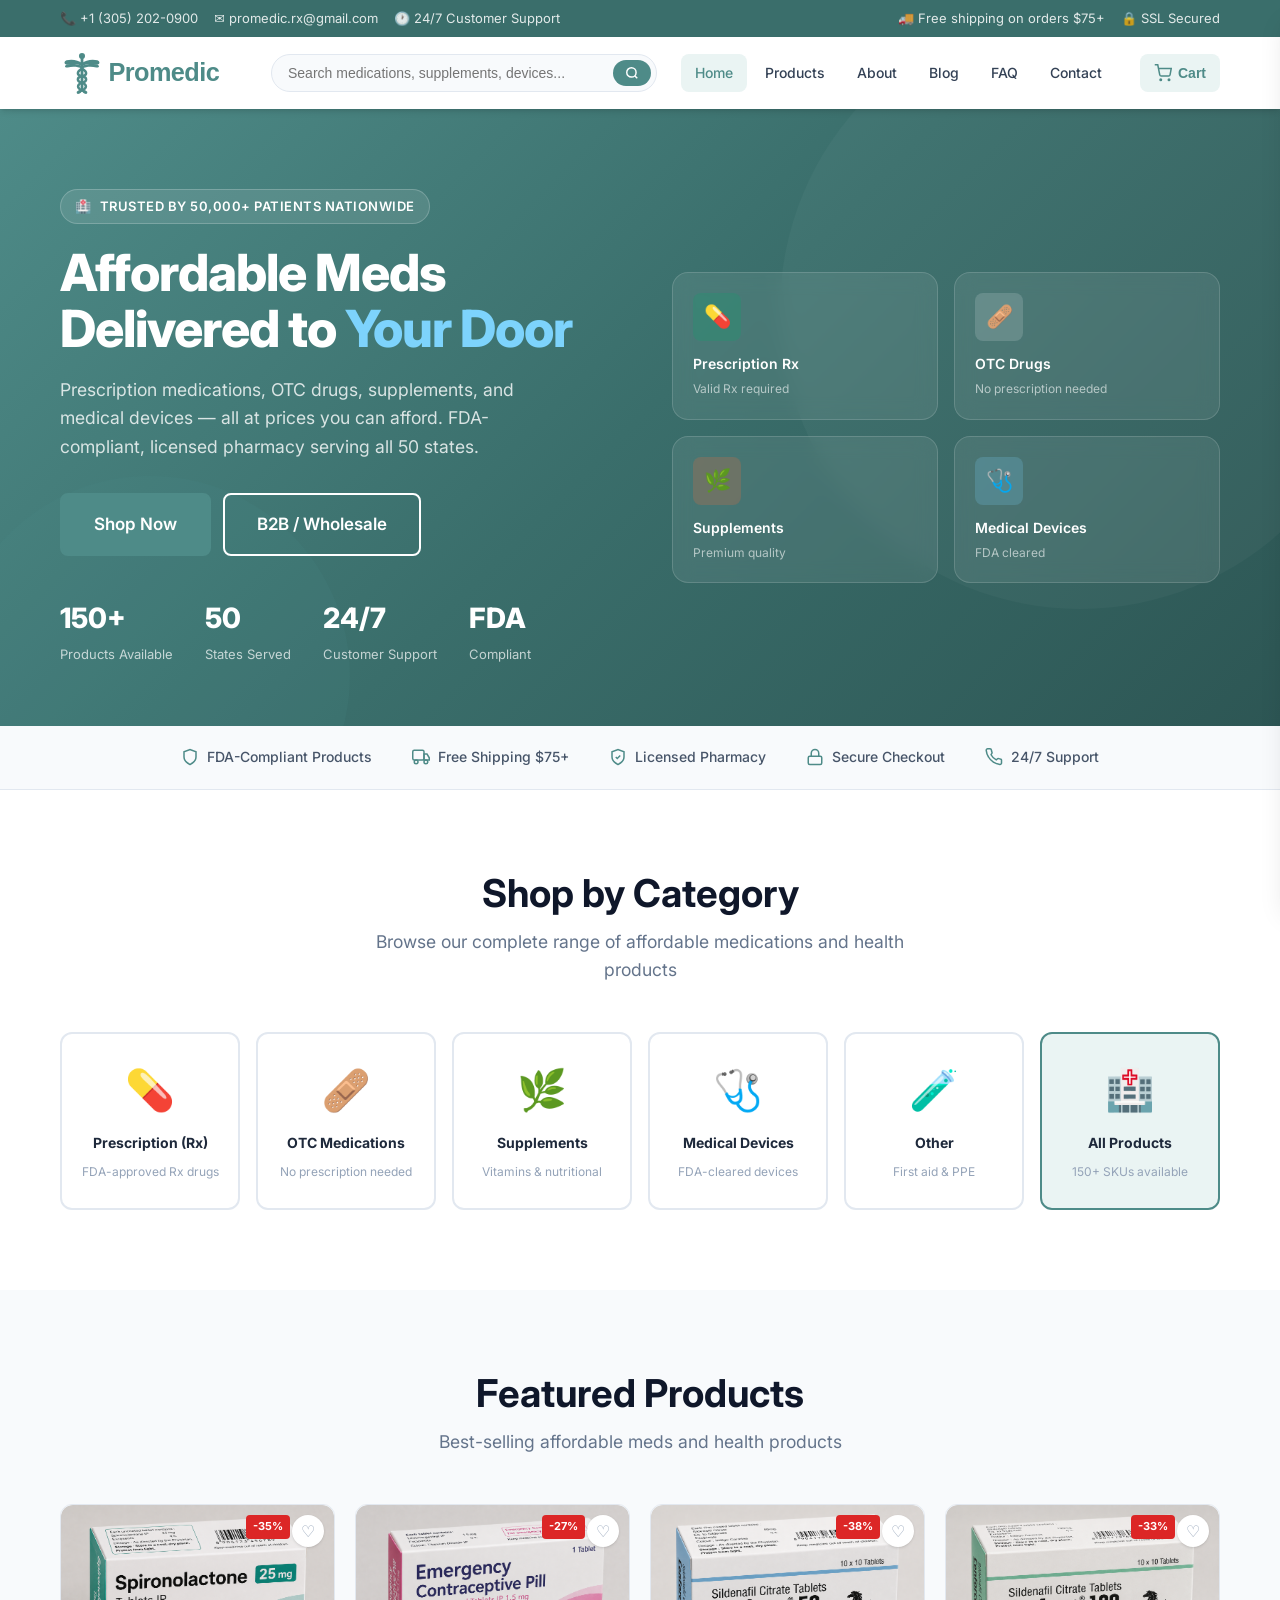
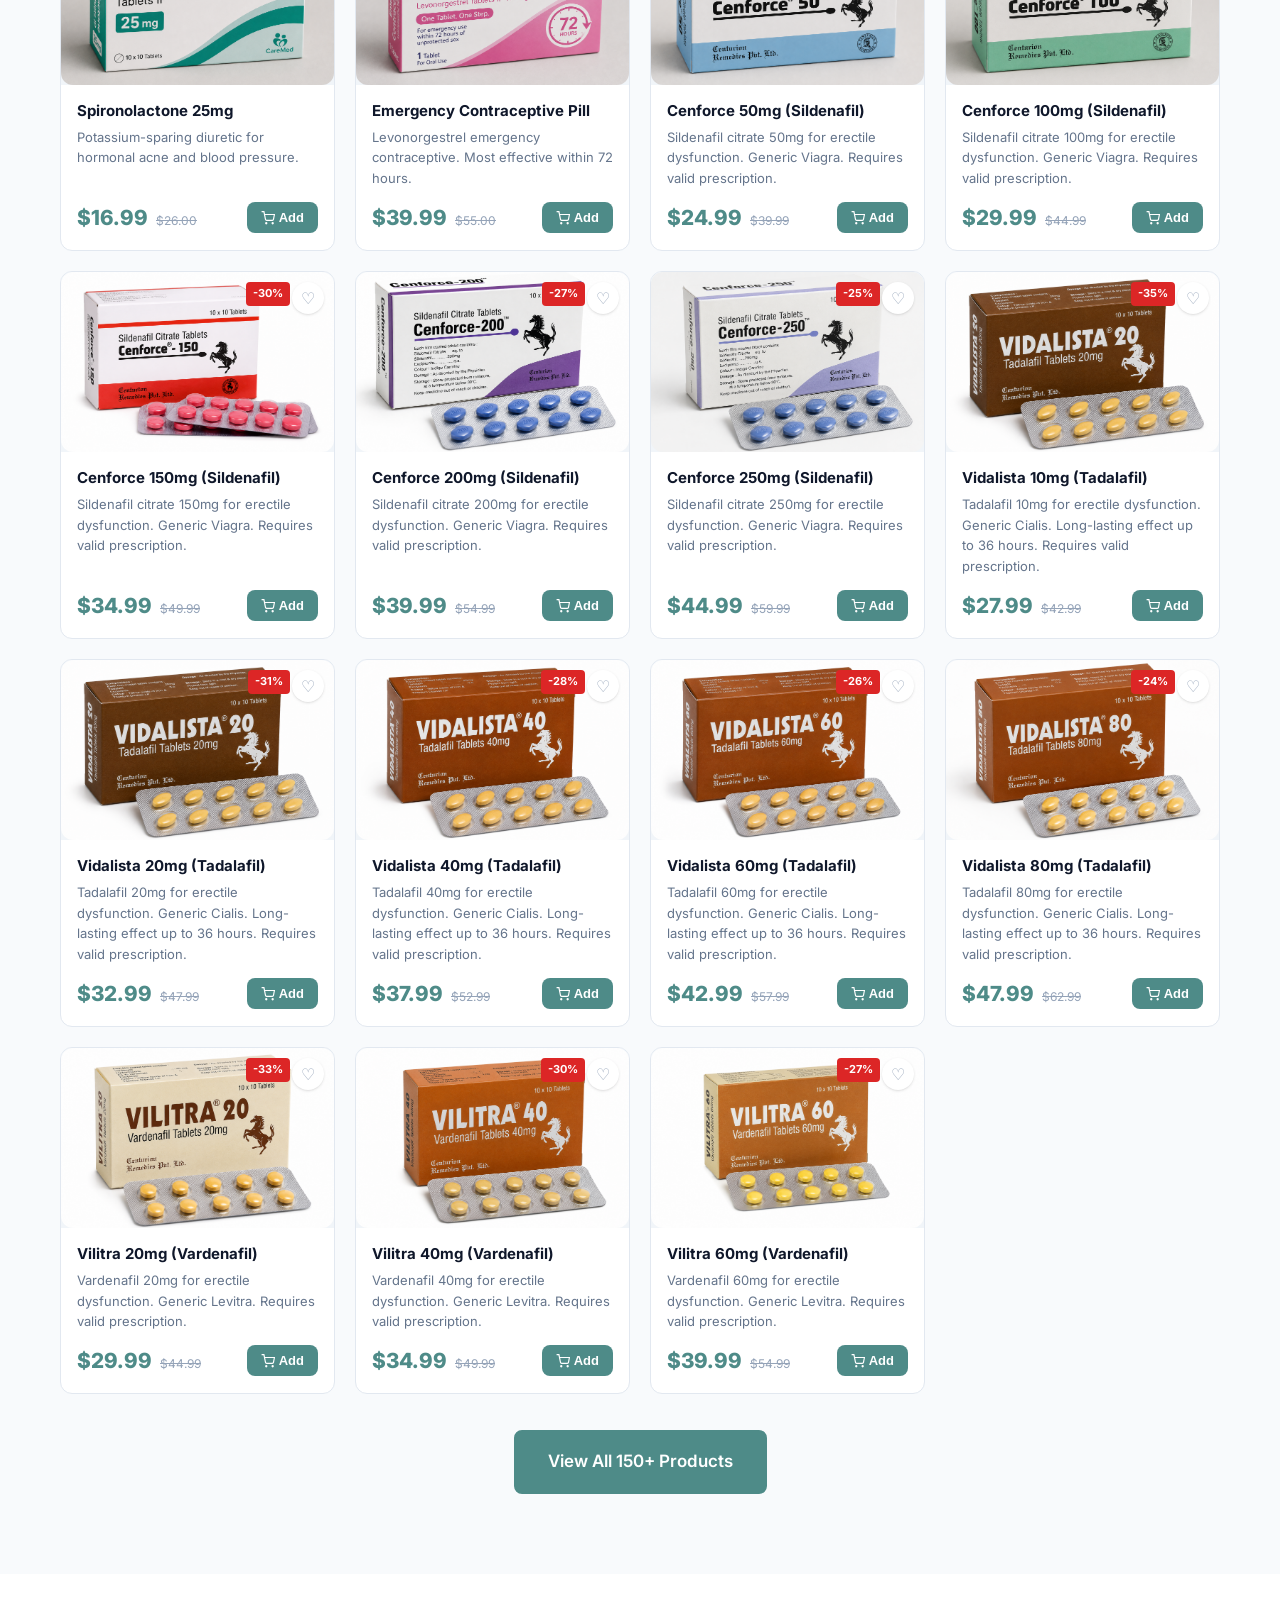
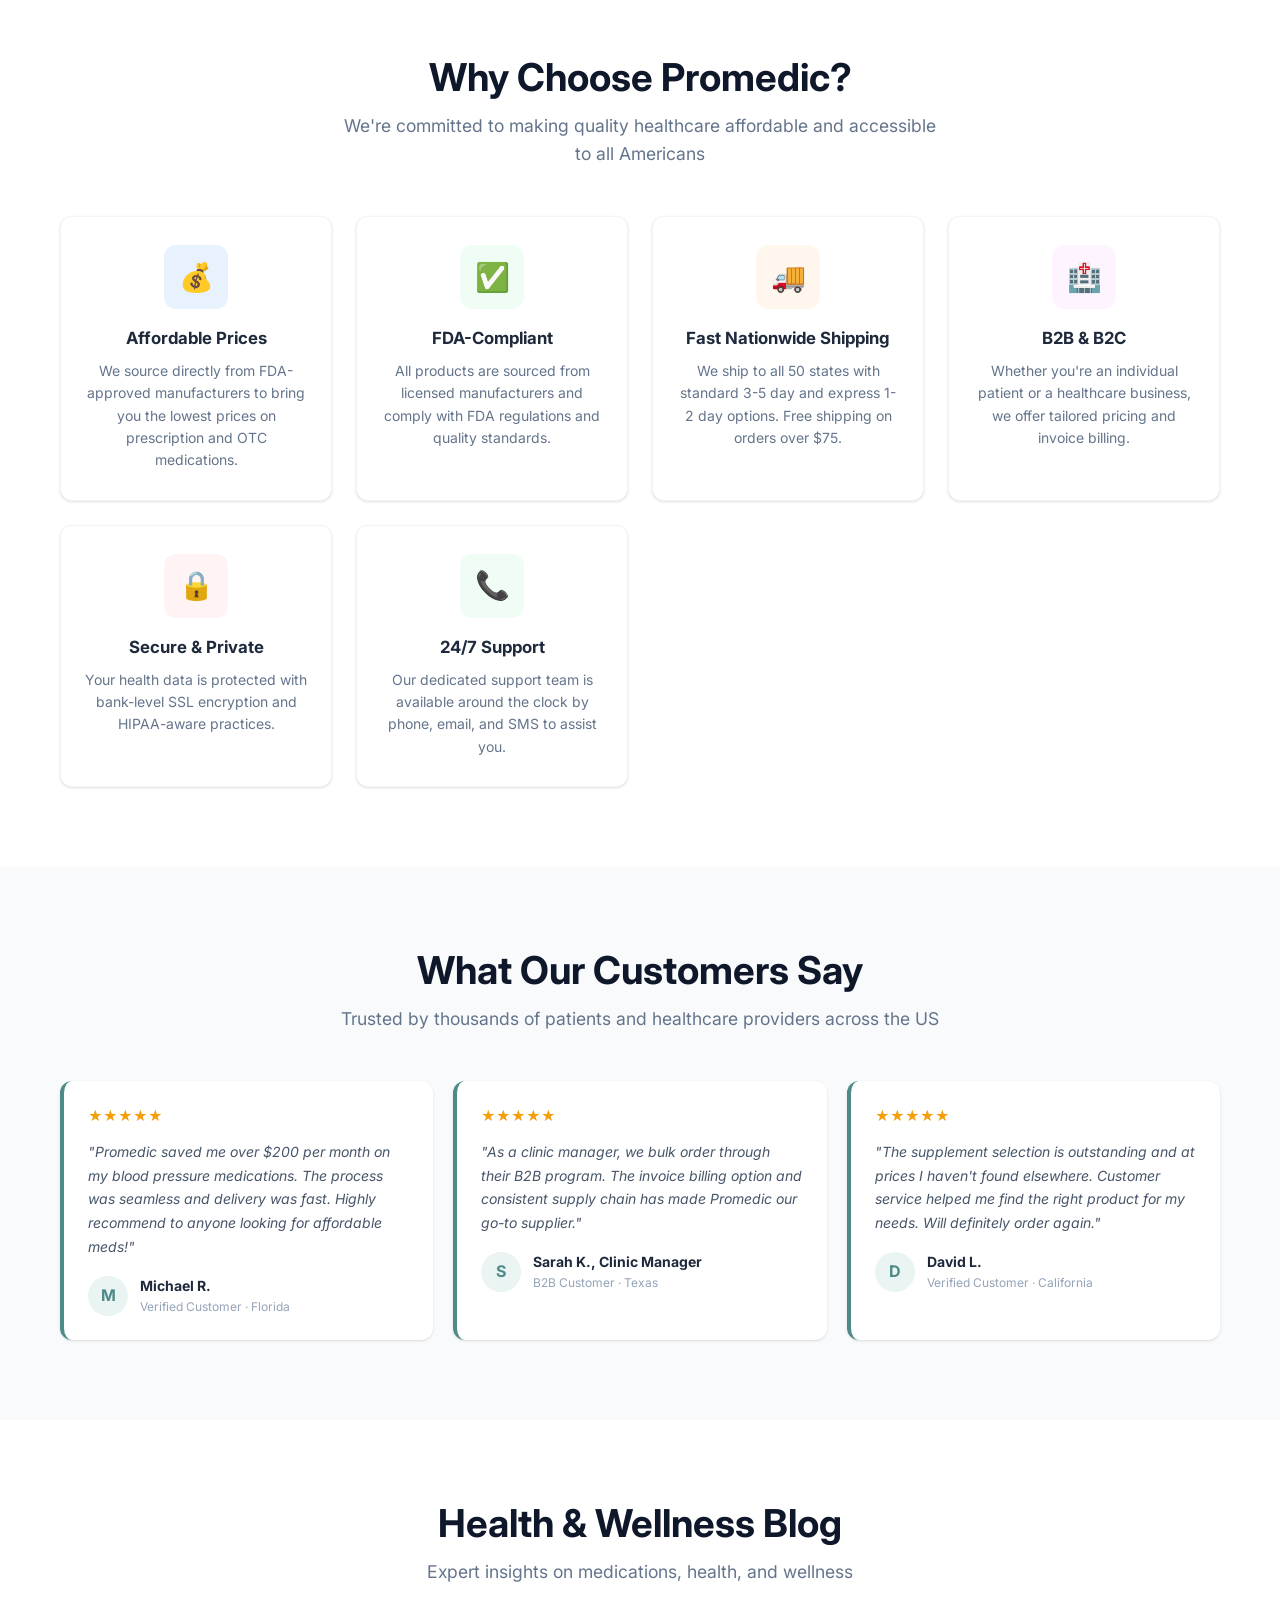
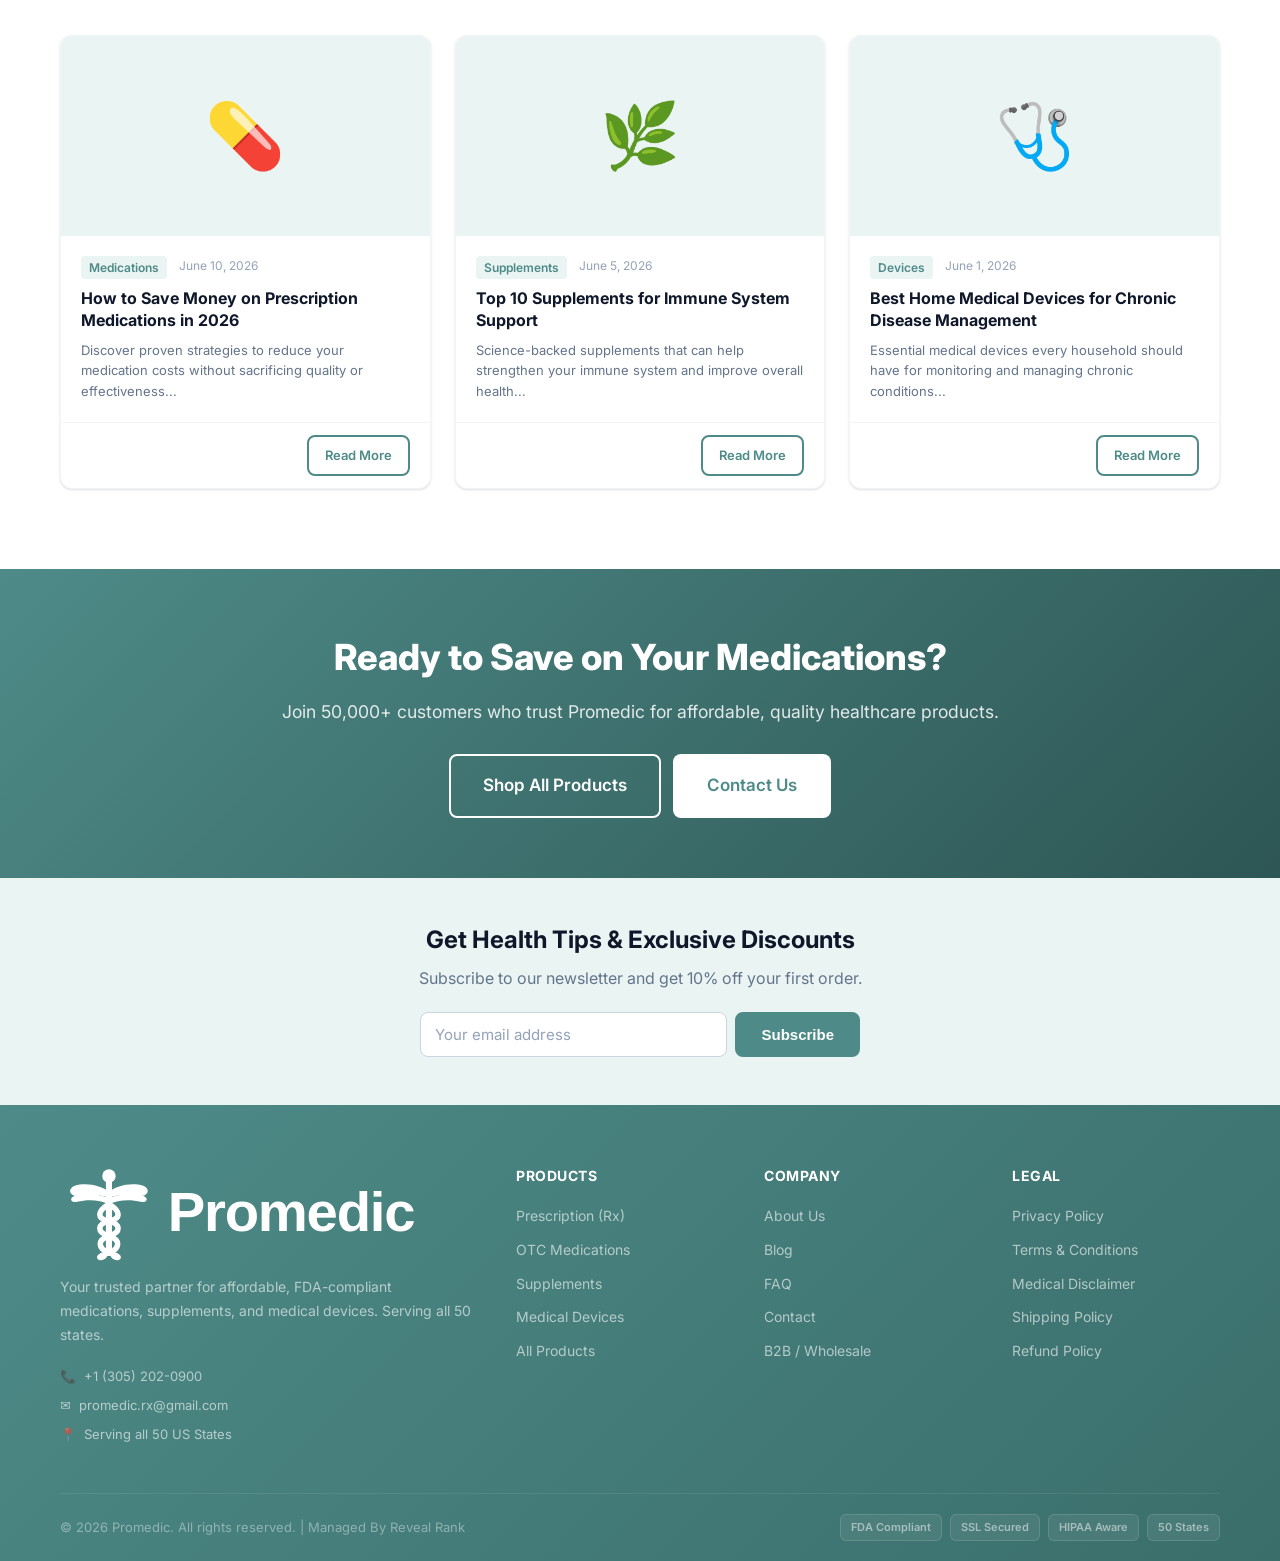
<file: index.html>
<!DOCTYPE html>
<html lang="en">
<head>
  <meta charset="UTF-8">
  <meta name="viewport" content="width=device-width, initial-scale=1.0">
  <title>Promedic - Affordable Meds & Medical Supplies | All 50 States</title>
  <meta name="description" content="Promedic offers affordable meds, prescription medications, OTC drugs, supplements, and medical devices. FDA-compliant. Free shipping on orders $75+. Serving all 50 US states.">
  <meta name="keywords" content="affordable meds, buy medications online, prescription drugs online, OTC medications, supplements, medical devices, Promedic">
  <meta property="og:title" content="Promedic - Affordable Meds & Medical Supplies">
  <meta property="og:description" content="Your trusted source for affordable medications and medical supplies, serving all 50 states.">
  <meta property="og:type" content="website">
  <meta name="robots" content="index, follow">
  <link rel="canonical" href="https://promedic.us/">
  <link rel="preconnect" href="https://fonts.googleapis.com">
  <link href="https://fonts.googleapis.com/css2?family=Inter:wght@400;500;600;700;800&display=swap" rel="stylesheet">
  <link rel="stylesheet" href="css/style.css">
  <!-- Structured Data -->
  <script type="application/ld+json">
  {
    "@context": "https://schema.org",
    "@type": "Pharmacy",
    "name": "Promedic",
    "legalName": "Promedic",
    "url": "https://promedic.us",
    "telephone": "+13052020900",
    "email": "promedic.rx@gmail.com",
    "description": "Affordable meds, prescription medications, OTC drugs, supplements, and medical devices. Serving all 50 US states.",
    "areaServed": {"@type": "Country", "name": "United States"},
    "priceRange": "$$",
    "openingHours": "Mo-Su 00:00-24:00"
  }
  </script>
</head>
<body>
  <div id="header-placeholder"></div>
  <div id="cart-placeholder"></div>

  <!-- HERO -->
  <main id="main-content">
  <section class="hero" aria-label="Hero section">
    <div class="container">
      <div class="hero-grid">
        <div class="hero-content">
          <div class="hero-eyebrow">
            <span>🏥</span> Trusted by 50,000+ Patients Nationwide
          </div>
          <h1>Affordable Meds<br>Delivered to <span class="highlight">Your Door</span></h1>
          <p class="hero-desc">Prescription medications, OTC drugs, supplements, and medical devices — all at prices you can afford. FDA-compliant, licensed pharmacy serving all 50 states.</p>
          <div class="hero-actions">
            <a class='btn btn-secondary btn-lg' href='/products'>Shop Now</a>
            <a class='btn btn-outline-white btn-lg' href='/contact#b2b'>B2B / Wholesale</a>
          </div>
          <div class="hero-stats">
            <div class="hero-stat"><strong>150+</strong><span>Products Available</span></div>
            <div class="hero-stat"><strong>50</strong><span>States Served</span></div>
            <div class="hero-stat"><strong>24/7</strong><span>Customer Support</span></div>
            <div class="hero-stat"><strong>FDA</strong><span>Compliant</span></div>
          </div>
        </div>
        <div class="hero-visual" aria-hidden="true">
          <div class="hero-card"><div class="hero-card-icon" style="background:rgba(0,168,107,0.2)">💊</div><h3>Prescription Rx</h3><p>Valid Rx required</p></div>
          <div class="hero-card"><div class="hero-card-icon" style="background:rgba(255,255,255,0.15)">🩹</div><h3>OTC Drugs</h3><p>No prescription needed</p></div>
          <div class="hero-card"><div class="hero-card-icon" style="background:rgba(255,107,53,0.2)">🌿</div><h3>Supplements</h3><p>Premium quality</p></div>
          <div class="hero-card"><div class="hero-card-icon" style="background:rgba(125,211,252,0.2)">🩺</div><h3>Medical Devices</h3><p>FDA cleared</p></div>
        </div>
      </div>
    </div>
  </section>

  <!-- TRUST BAR -->
  <div class="trust-bar" role="complementary" aria-label="Trust indicators">
    <div class="container">
      <div class="trust-item"><svg width="18" height="18" fill="none" stroke="currentColor" stroke-width="2" viewBox="0 0 24 24"><path d="M12 22s8-4 8-10V5l-8-3-8 3v7c0 6 8 10 8 10z"/></svg> FDA-Compliant Products</div>
      <div class="trust-item"><svg width="18" height="18" fill="none" stroke="currentColor" stroke-width="2" viewBox="0 0 24 24"><rect x="1" y="3" width="15" height="13" rx="2"/><path d="M16 8h4l3 5v3h-7V8z"/><circle cx="5.5" cy="18.5" r="2.5"/><circle cx="18.5" cy="18.5" r="2.5"/></svg> Free Shipping $75+</div>
      <div class="trust-item"><svg width="18" height="18" fill="none" stroke="currentColor" stroke-width="2" viewBox="0 0 24 24"><path d="M12 22s8-4 8-10V5l-8-3-8 3v7c0 6 8 10 8 10z"/><polyline points="9 12 11 14 15 10"/></svg> Licensed Pharmacy</div>
      <div class="trust-item"><svg width="18" height="18" fill="none" stroke="currentColor" stroke-width="2" viewBox="0 0 24 24"><rect x="3" y="11" width="18" height="11" rx="2" ry="2"/><path d="M7 11V7a5 5 0 0 1 10 0v4"/></svg> Secure Checkout</div>
      <div class="trust-item"><svg width="18" height="18" fill="none" stroke="currentColor" stroke-width="2" viewBox="0 0 24 24"><path d="M22 16.92v3a2 2 0 0 1-2.18 2 19.79 19.79 0 0 1-8.63-3.07A19.5 19.5 0 0 1 4.69 12 19.79 19.79 0 0 1 1.61 3.18 2 2 0 0 1 3.58 1h3a2 2 0 0 1 2 1.72 12.84 12.84 0 0 0 .7 2.81 2 2 0 0 1-.45 2.11L8.09 9a16 16 0 0 0 6.91 6.91l1.27-1.27a2 2 0 0 1 2.11-.45 12.84 12.84 0 0 0 2.81.7A2 2 0 0 1 22 16.92z"/></svg> 24/7 Support</div>
    </div>
  </div>

  <!-- CATEGORIES -->
  <section class="section" aria-labelledby="categories-title">
    <div class="container">
      <div class="text-center">
        <h2 class="section-title" id="categories-title">Shop by Category</h2>
        <p class="section-subtitle">Browse our complete range of affordable medications and health products</p>
      </div>
      <nav class="category-grid" aria-label="Product categories">
        <a class='category-card' href='/products?cat=rx'>
          <div class="category-icon" aria-hidden="true">💊</div>
          <h3>Prescription (Rx)</h3>
          <span>FDA-approved Rx drugs</span>
        </a>
        <a class='category-card' href='/products?cat=otc'>
          <div class="category-icon" aria-hidden="true">🩹</div>
          <h3>OTC Medications</h3>
          <span>No prescription needed</span>
        </a>
        <a class='category-card' href='/products?cat=supplement'>
          <div class="category-icon" aria-hidden="true">🌿</div>
          <h3>Supplements</h3>
          <span>Vitamins & nutritional</span>
        </a>
        <a class='category-card' href='/products?cat=device'>
          <div class="category-icon" aria-hidden="true">🩺</div>
          <h3>Medical Devices</h3>
          <span>FDA-cleared devices</span>
        </a>
        <a class='category-card' href='/products?cat=other'>
          <div class="category-icon" aria-hidden="true">🧪</div>
          <h3>Other</h3>
          <span>First aid & PPE</span>
        </a>
        <a class='category-card' href='/products' style='border-color:var(--primary);background:var(--primary-light)'>
          <div class="category-icon" aria-hidden="true">🏥</div>
          <h3>All Products</h3>
          <span>150+ SKUs available</span>
        </a>
      </nav>
    </div>
  </section>

  <!-- FEATURED PRODUCTS -->
  <section class="section" style="background:var(--gray-50)" aria-labelledby="featured-title">
    <div class="container">
      <div class="text-center">
        <h2 class="section-title" id="featured-title">Featured Products</h2>
        <p class="section-subtitle">Best-selling affordable meds and health products</p>
      </div>
      <div class="products-grid" id="featured-products" aria-label="Featured products"></div>
      <div class="text-center" style="margin-top:36px">
        <a class='btn btn-primary btn-lg' href='/products'>View All 150+ Products</a>
      </div>
    </div>
  </section>

  <!-- WHY CHOOSE US -->
  <section class="section" aria-labelledby="why-title">
    <div class="container">
      <div class="text-center">
        <h2 class="section-title" id="why-title">Why Choose Promedic?</h2>
        <p class="section-subtitle">We're committed to making quality healthcare affordable and accessible to all Americans</p>
      </div>
      <div class="why-grid">
        <div class="why-card">
          <div class="why-icon" style="background:#e8f2ff">💰</div>
          <h3>Affordable Prices</h3>
          <p>We source directly from FDA-approved manufacturers to bring you the lowest prices on prescription and OTC medications.</p>
        </div>
        <div class="why-card">
          <div class="why-icon" style="background:#f0fdf4">✅</div>
          <h3>FDA-Compliant</h3>
          <p>All products are sourced from licensed manufacturers and comply with FDA regulations and quality standards.</p>
        </div>
        <div class="why-card">
          <div class="why-icon" style="background:#fff7ed">🚚</div>
          <h3>Fast Nationwide Shipping</h3>
          <p>We ship to all 50 states with standard 3-5 day and express 1-2 day options. Free shipping on orders over $75.</p>
        </div>
        <div class="why-card">
          <div class="why-icon" style="background:#fdf4ff">🏥</div>
          <h3>B2B & B2C</h3>
          <p>Whether you're an individual patient or a healthcare business, we offer tailored pricing and invoice billing.</p>
        </div>
        <div class="why-card">
          <div class="why-icon" style="background:#fff3f3">🔒</div>
          <h3>Secure & Private</h3>
          <p>Your health data is protected with bank-level SSL encryption and HIPAA-aware practices.</p>
        </div>
        <div class="why-card">
          <div class="why-icon" style="background:#f0fdf4">📞</div>
          <h3>24/7 Support</h3>
          <p>Our dedicated support team is available around the clock by phone, email, and SMS to assist you.</p>
        </div>
      </div>
    </div>
  </section>

  <!-- TESTIMONIALS -->
  <section class="section testimonials-bg" aria-labelledby="testimonials-title">
    <div class="container">
      <div class="text-center">
        <h2 class="section-title" id="testimonials-title">What Our Customers Say</h2>
        <p class="section-subtitle">Trusted by thousands of patients and healthcare providers across the US</p>
      </div>
      <div class="testimonials-grid">
        <article class="testimonial-card" itemscope itemtype="https://schema.org/Review">
          <div class="testimonial-stars" aria-label="5 out of 5 stars">&#9733;&#9733;&#9733;&#9733;&#9733;</div>
          <p class="testimonial-text" itemprop="reviewBody">"Promedic saved me over $200 per month on my blood pressure medications. The process was seamless and delivery was fast. Highly recommend to anyone looking for affordable meds!"</p>
          <div class="testimonial-author">
            <div class="testimonial-avatar" aria-hidden="true">M</div>
            <div><p class="testimonial-name" itemprop="author">Michael R.</p><p class="testimonial-meta">Verified Customer · Florida</p></div>
          </div>
        </article>
        <article class="testimonial-card" itemscope itemtype="https://schema.org/Review">
          <div class="testimonial-stars" aria-label="5 out of 5 stars">&#9733;&#9733;&#9733;&#9733;&#9733;</div>
          <p class="testimonial-text" itemprop="reviewBody">"As a clinic manager, we bulk order through their B2B program. The invoice billing option and consistent supply chain has made Promedic our go-to supplier."</p>
          <div class="testimonial-author">
            <div class="testimonial-avatar" aria-hidden="true">S</div>
            <div><p class="testimonial-name" itemprop="author">Sarah K., Clinic Manager</p><p class="testimonial-meta">B2B Customer · Texas</p></div>
          </div>
        </article>
        <article class="testimonial-card" itemscope itemtype="https://schema.org/Review">
          <div class="testimonial-stars" aria-label="5 out of 5 stars">&#9733;&#9733;&#9733;&#9733;&#9733;</div>
          <p class="testimonial-text" itemprop="reviewBody">"The supplement selection is outstanding and at prices I haven't found elsewhere. Customer service helped me find the right product for my needs. Will definitely order again."</p>
          <div class="testimonial-author">
            <div class="testimonial-avatar" aria-hidden="true">D</div>
            <div><p class="testimonial-name" itemprop="author">David L.</p><p class="testimonial-meta">Verified Customer · California</p></div>
          </div>
        </article>
      </div>
    </div>
  </section>

  <!-- BLOG PREVIEW -->
  <section class="section" aria-labelledby="blog-preview-title">
    <div class="container">
      <div class="text-center">
        <h2 class="section-title" id="blog-preview-title">Health & Wellness Blog</h2>
        <p class="section-subtitle">Expert insights on medications, health, and wellness</p>
      </div>
      <div class="blog-grid">
        <article class="blog-card">
          <div class="blog-image" aria-hidden="true">💊</div>
          <div class="blog-body">
            <div class="blog-meta"><span class="blog-tag">Medications</span><span>June 10, 2026</span></div>
            <h3 class="blog-title"><a href='/blog-post'>How to Save Money on Prescription Medications in 2026</a></h3>
            <p class="blog-excerpt">Discover proven strategies to reduce your medication costs without sacrificing quality or effectiveness...</p>
          </div>
          <div class="blog-footer"><a class='btn btn-outline btn-sm' href='/blog-post'>Read More</a></div>
        </article>
        <article class="blog-card">
          <div class="blog-image" aria-hidden="true">🌿</div>
          <div class="blog-body">
            <div class="blog-meta"><span class="blog-tag">Supplements</span><span>June 5, 2026</span></div>
            <h3 class="blog-title"><a href='/blog'>Top 10 Supplements for Immune System Support</a></h3>
            <p class="blog-excerpt">Science-backed supplements that can help strengthen your immune system and improve overall health...</p>
          </div>
          <div class="blog-footer"><a class='btn btn-outline btn-sm' href='/blog'>Read More</a></div>
        </article>
        <article class="blog-card">
          <div class="blog-image" aria-hidden="true">🩺</div>
          <div class="blog-body">
            <div class="blog-meta"><span class="blog-tag">Devices</span><span>June 1, 2026</span></div>
            <h3 class="blog-title"><a href='/blog'>Best Home Medical Devices for Chronic Disease Management</a></h3>
            <p class="blog-excerpt">Essential medical devices every household should have for monitoring and managing chronic conditions...</p>
          </div>
          <div class="blog-footer"><a class='btn btn-outline btn-sm' href='/blog'>Read More</a></div>
        </article>
      </div>
    </div>
  </section>

  <!-- CTA BANNER -->
  <section class="cta-banner" aria-labelledby="cta-title">
    <div class="container">
      <h2 id="cta-title">Ready to Save on Your Medications?</h2>
      <p>Join 50,000+ customers who trust Promedic for affordable, quality healthcare products.</p>
      <div class="cta-actions">
        <a class='btn btn-outline-white btn-lg' href='/products'>Shop All Products</a>
        <a class='btn btn-lg' href='/contact' style='background:white;color:var(--secondary)'>Contact Us</a>
      </div>
    </div>
  </section>

  <!-- NEWSLETTER -->
  <section class="section-sm" style="background:var(--primary-light)" aria-labelledby="newsletter-title">
    <div class="container text-center">
      <h2 class="section-title" id="newsletter-title" style="font-size:1.5rem">Get Health Tips & Exclusive Discounts</h2>
      <p style="color:var(--gray-500);margin-bottom:20px">Subscribe to our newsletter and get 10% off your first order.</p>
      <form class="newsletter-form" style="display:flex;gap:8px;max-width:440px;margin:0 auto" aria-label="Newsletter signup">
        <label for="newsletter-email" class="visually-hidden">Email address</label>
        <input type="email" id="newsletter-email" placeholder="Your email address" class="form-control" required aria-required="true">
        <button type="submit" class="btn btn-primary" style="white-space:nowrap">Subscribe</button>
      </form>
    </div>
  </section>
  </main>

  <div id="footer-placeholder"></div>

  <script src="js/products-data.js"></script>
  <script src="js/layout.js"></script>
  <script src="js/main.js"></script>
  <script>
    document.addEventListener('DOMContentLoaded', () => {
      // Show 15 featured products - Men's Health ED medications
      const featured = PROMEDIC_PRODUCTS.filter(p => [149,150,151,152,153,154,155,156,157,158,159,160,161,162,163].includes(p.id));
      document.getElementById('featured-products').innerHTML = featured.map(renderProductCard).join('');
    });
  </script>
</body>
</html>
</file>
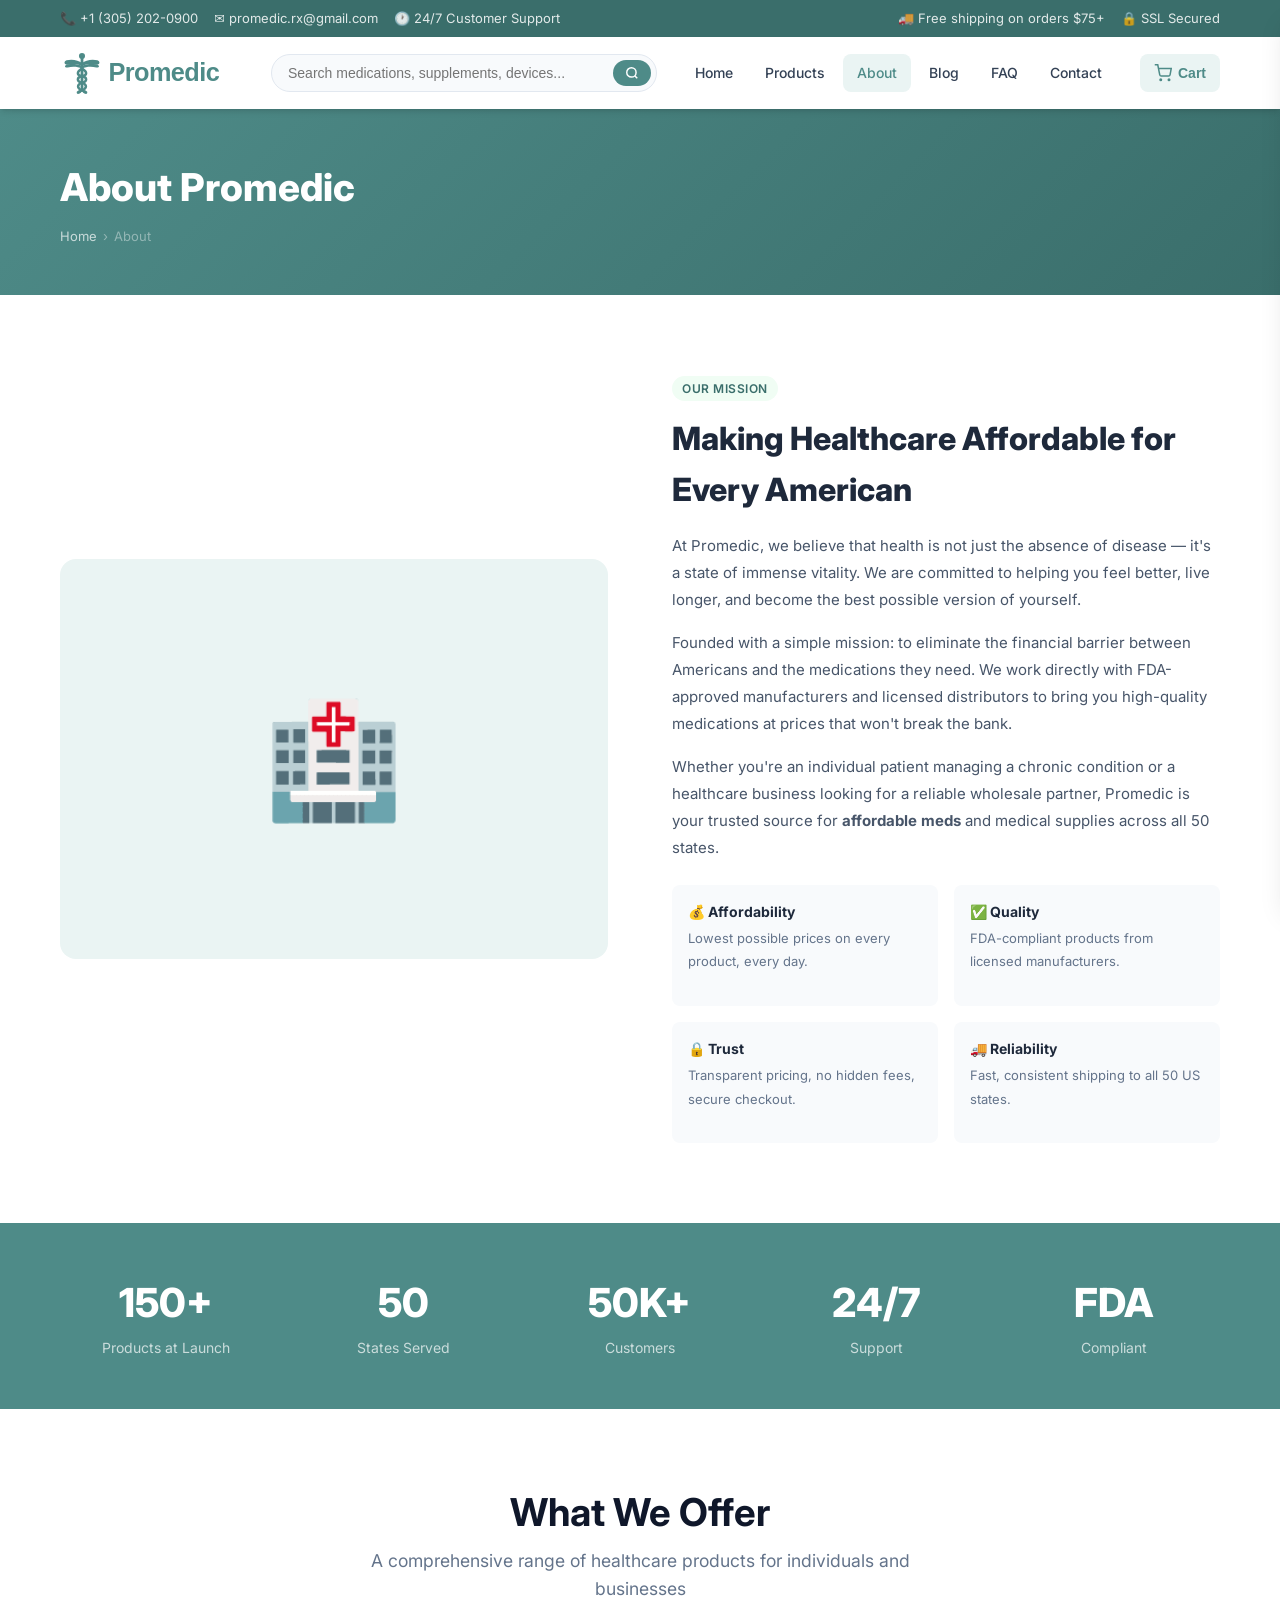
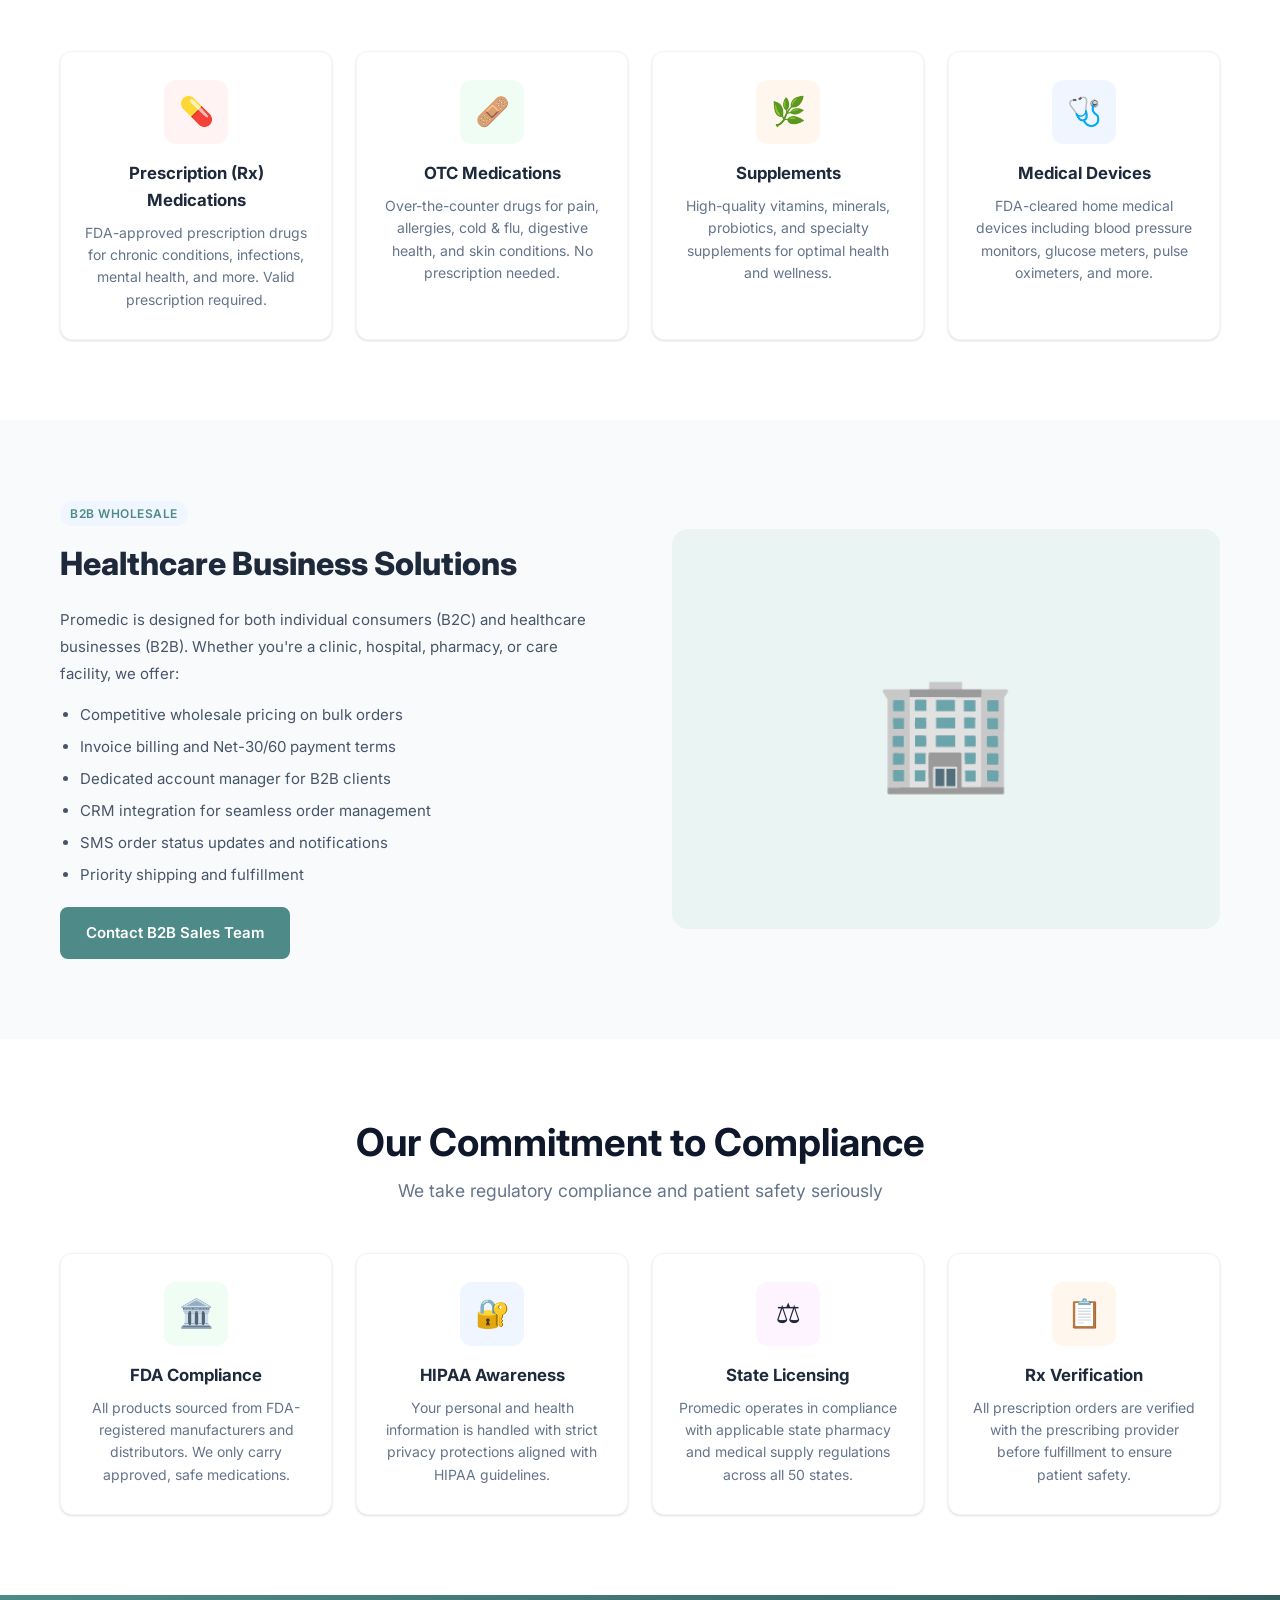
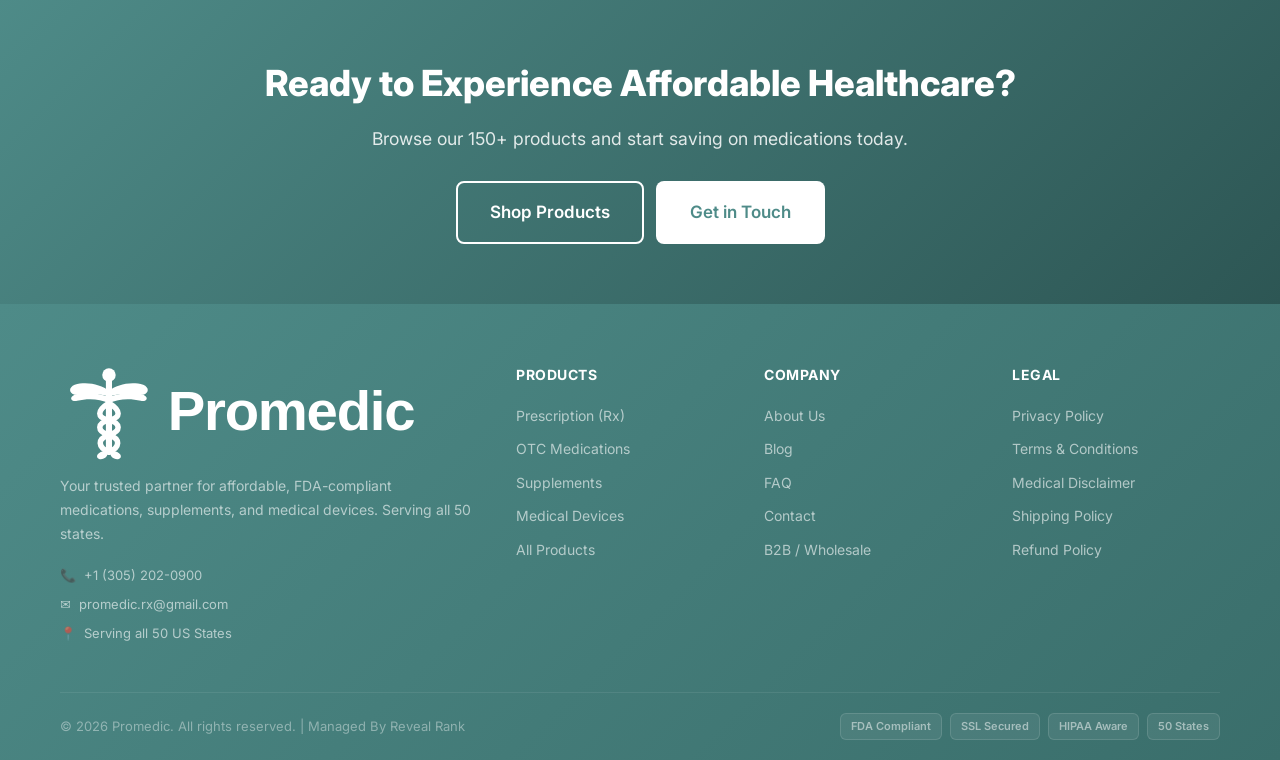
<file: about.html>
<!DOCTYPE html>
<html lang="en">
<head>
  <meta charset="UTF-8">
  <meta name="viewport" content="width=device-width, initial-scale=1.0">
  <title>About Promedic - Affordable Meds for All Americans</title>
  <meta name="description" content="Learn about Promedic's mission to provide affordable, FDA-compliant medications and health products to all 50 US states. B2B and B2C pharmacy.">
  <link rel="canonical" href="https://promedic.us/about.html">
  <link rel="preconnect" href="https://fonts.googleapis.com">
  <link href="https://fonts.googleapis.com/css2?family=Inter:wght@400;500;600;700;800&display=swap" rel="stylesheet">
  <link rel="stylesheet" href="css/style.css">
</head>
<body>
  <div id="header-placeholder"></div>
  <div id="cart-placeholder"></div>

  <div class="page-header">
    <div class="container">
      <h1>About Promedic</h1>
      <nav class="breadcrumb" aria-label="Breadcrumb">
        <a href='/'>Home</a><span aria-hidden="true">›</span><span aria-current="page">About</span>
      </nav>
    </div>
  </div>

  <main id="main-content">
    <!-- MISSION -->
    <section class="section" aria-labelledby="mission-title">
      <div class="container">
        <div class="about-grid">
          <div class="about-image" aria-hidden="true">🏥</div>
          <div class="about-text">
            <span class="badge badge-otc" style="margin-bottom:12px">Our Mission</span>
            <h2 id="mission-title">Making Healthcare Affordable for Every American</h2>
            <p>At Promedic, we believe that health is not just the absence of disease — it's a state of immense vitality. We are committed to helping you feel better, live longer, and become the best possible version of yourself.</p>
            <p>Founded with a simple mission: to eliminate the financial barrier between Americans and the medications they need. We work directly with FDA-approved manufacturers and licensed distributors to bring you high-quality medications at prices that won't break the bank.</p>
            <p>Whether you're an individual patient managing a chronic condition or a healthcare business looking for a reliable wholesale partner, Promedic is your trusted source for <strong>affordable meds</strong> and medical supplies across all 50 states.</p>
            <div class="about-values">
              <div class="about-value">
                <h4>💰 Affordability</h4>
                <p>Lowest possible prices on every product, every day.</p>
              </div>
              <div class="about-value">
                <h4>✅ Quality</h4>
                <p>FDA-compliant products from licensed manufacturers.</p>
              </div>
              <div class="about-value">
                <h4>🔒 Trust</h4>
                <p>Transparent pricing, no hidden fees, secure checkout.</p>
              </div>
              <div class="about-value">
                <h4>🚚 Reliability</h4>
                <p>Fast, consistent shipping to all 50 US states.</p>
              </div>
            </div>
          </div>
        </div>
      </div>
    </section>

    <!-- STATS -->
    <section class="section-sm" style="background:var(--primary)" aria-label="Company statistics">
      <div class="container">
        <div style="display:grid;grid-template-columns:repeat(auto-fit,minmax(140px,1fr));gap:24px;text-align:center">
          <div>
            <strong style="display:block;font-size:2.5rem;font-weight:800;color:white">150+</strong>
            <span style="color:rgba(255,255,255,0.7);font-size:14px">Products at Launch</span>
          </div>
          <div>
            <strong style="display:block;font-size:2.5rem;font-weight:800;color:white">50</strong>
            <span style="color:rgba(255,255,255,0.7);font-size:14px">States Served</span>
          </div>
          <div>
            <strong style="display:block;font-size:2.5rem;font-weight:800;color:white">50K+</strong>
            <span style="color:rgba(255,255,255,0.7);font-size:14px">Customers</span>
          </div>
          <div>
            <strong style="display:block;font-size:2.5rem;font-weight:800;color:white">24/7</strong>
            <span style="color:rgba(255,255,255,0.7);font-size:14px">Support</span>
          </div>
          <div>
            <strong style="display:block;font-size:2.5rem;font-weight:800;color:white">FDA</strong>
            <span style="color:rgba(255,255,255,0.7);font-size:14px">Compliant</span>
          </div>
        </div>
      </div>
    </section>

    <!-- WHAT WE OFFER -->
    <section class="section" aria-labelledby="offer-title">
      <div class="container">
        <div class="text-center">
          <h2 class="section-title" id="offer-title">What We Offer</h2>
          <p class="section-subtitle">A comprehensive range of healthcare products for individuals and businesses</p>
        </div>
        <div class="why-grid">
          <div class="why-card">
            <div class="why-icon" style="background:#fff3f3">💊</div>
            <h3>Prescription (Rx) Medications</h3>
            <p>FDA-approved prescription drugs for chronic conditions, infections, mental health, and more. Valid prescription required.</p>
          </div>
          <div class="why-card">
            <div class="why-icon" style="background:#f0fdf4">🩹</div>
            <h3>OTC Medications</h3>
            <p>Over-the-counter drugs for pain, allergies, cold & flu, digestive health, and skin conditions. No prescription needed.</p>
          </div>
          <div class="why-card">
            <div class="why-icon" style="background:#fff7ed">🌿</div>
            <h3>Supplements</h3>
            <p>High-quality vitamins, minerals, probiotics, and specialty supplements for optimal health and wellness.</p>
          </div>
          <div class="why-card">
            <div class="why-icon" style="background:#eff6ff">🩺</div>
            <h3>Medical Devices</h3>
            <p>FDA-cleared home medical devices including blood pressure monitors, glucose meters, pulse oximeters, and more.</p>
          </div>
        </div>
      </div>
    </section>

    <!-- B2B SECTION -->
    <section class="section" style="background:var(--gray-50)" id="b2b" aria-labelledby="b2b-title">
      <div class="container">
        <div class="about-grid">
          <div class="about-text">
            <span class="badge badge-device" style="margin-bottom:12px">B2B Wholesale</span>
            <h2 id="b2b-title">Healthcare Business Solutions</h2>
            <p>Promedic is designed for both individual consumers (B2C) and healthcare businesses (B2B). Whether you're a clinic, hospital, pharmacy, or care facility, we offer:</p>
            <ul style="margin-left:20px;margin-bottom:20px">
              <li style="margin-bottom:8px;font-size:15px;color:var(--gray-600);list-style:disc">Competitive wholesale pricing on bulk orders</li>
              <li style="margin-bottom:8px;font-size:15px;color:var(--gray-600);list-style:disc">Invoice billing and Net-30/60 payment terms</li>
              <li style="margin-bottom:8px;font-size:15px;color:var(--gray-600);list-style:disc">Dedicated account manager for B2B clients</li>
              <li style="margin-bottom:8px;font-size:15px;color:var(--gray-600);list-style:disc">CRM integration for seamless order management</li>
              <li style="margin-bottom:8px;font-size:15px;color:var(--gray-600);list-style:disc">SMS order status updates and notifications</li>
              <li style="margin-bottom:8px;font-size:15px;color:var(--gray-600);list-style:disc">Priority shipping and fulfillment</li>
            </ul>
            <a class='btn btn-primary' href='/contact#b2b'>Contact B2B Sales Team</a>
          </div>
          <div class="about-image" aria-hidden="true">🏢</div>
        </div>
      </div>
    </section>

    <!-- COMPLIANCE -->
    <section class="section" aria-labelledby="compliance-title">
      <div class="container text-center">
        <h2 class="section-title" id="compliance-title">Our Commitment to Compliance</h2>
        <p class="section-subtitle">We take regulatory compliance and patient safety seriously</p>
        <div class="why-grid" style="margin-top:32px">
          <div class="why-card">
            <div class="why-icon" style="background:#f0fdf4">🏛️</div>
            <h3>FDA Compliance</h3>
            <p>All products sourced from FDA-registered manufacturers and distributors. We only carry approved, safe medications.</p>
          </div>
          <div class="why-card">
            <div class="why-icon" style="background:#eff6ff">🔐</div>
            <h3>HIPAA Awareness</h3>
            <p>Your personal and health information is handled with strict privacy protections aligned with HIPAA guidelines.</p>
          </div>
          <div class="why-card">
            <div class="why-icon" style="background:#fdf4ff">⚖️</div>
            <h3>State Licensing</h3>
            <p>Promedic operates in compliance with applicable state pharmacy and medical supply regulations across all 50 states.</p>
          </div>
          <div class="why-card">
            <div class="why-icon" style="background:#fff7ed">📋</div>
            <h3>Rx Verification</h3>
            <p>All prescription orders are verified with the prescribing provider before fulfillment to ensure patient safety.</p>
          </div>
        </div>
      </div>
    </section>

    <!-- CTA -->
    <section class="cta-banner" aria-labelledby="cta-about-title">
      <div class="container">
        <h2 id="cta-about-title">Ready to Experience Affordable Healthcare?</h2>
        <p>Browse our 150+ products and start saving on medications today.</p>
        <div class="cta-actions">
          <a class='btn btn-outline-white btn-lg' href='/products'>Shop Products</a>
          <a class='btn btn-lg' href='/contact' style='background:white;color:var(--secondary)'>Get in Touch</a>
        </div>
      </div>
    </section>
  </main>

  <div id="footer-placeholder"></div>
  <script src="js/products-data.js"></script>
  <script src="js/layout.js"></script>
  <script src="js/main.js"></script>
</body>
</html>
</file>
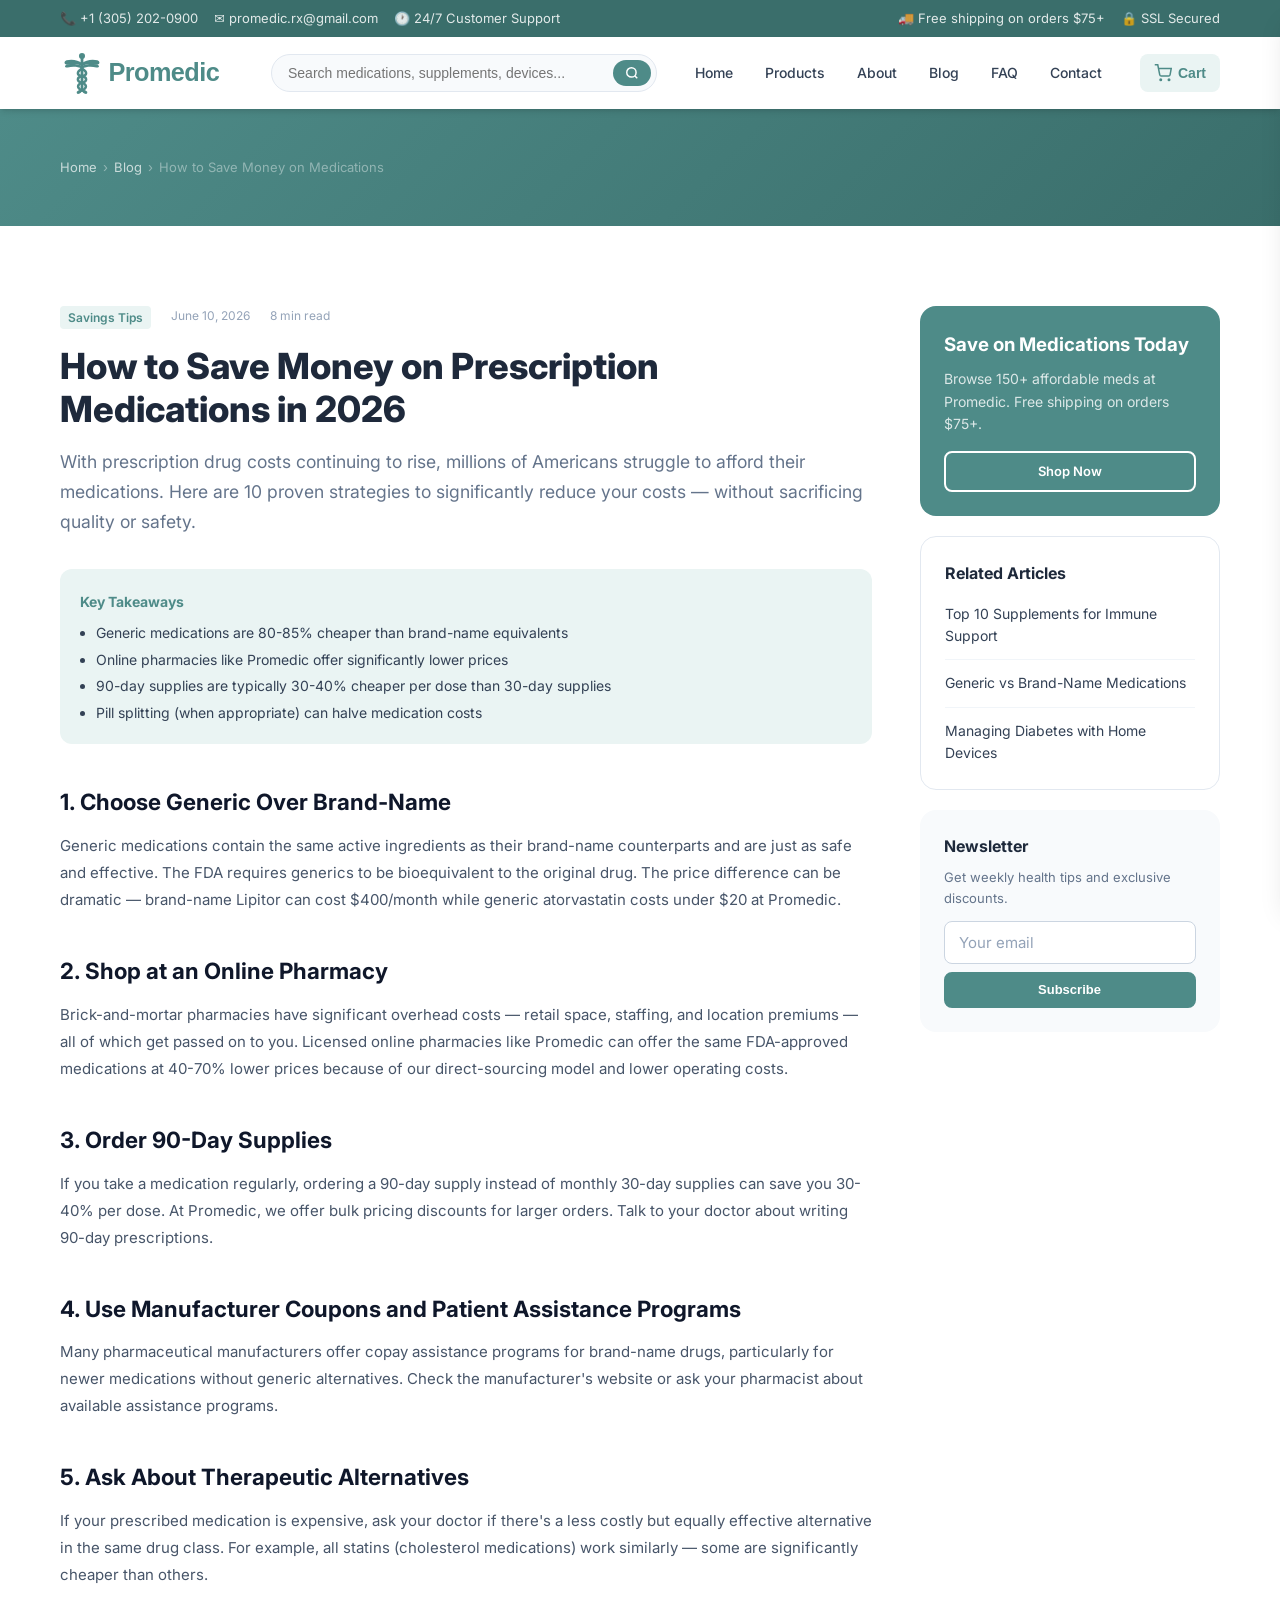
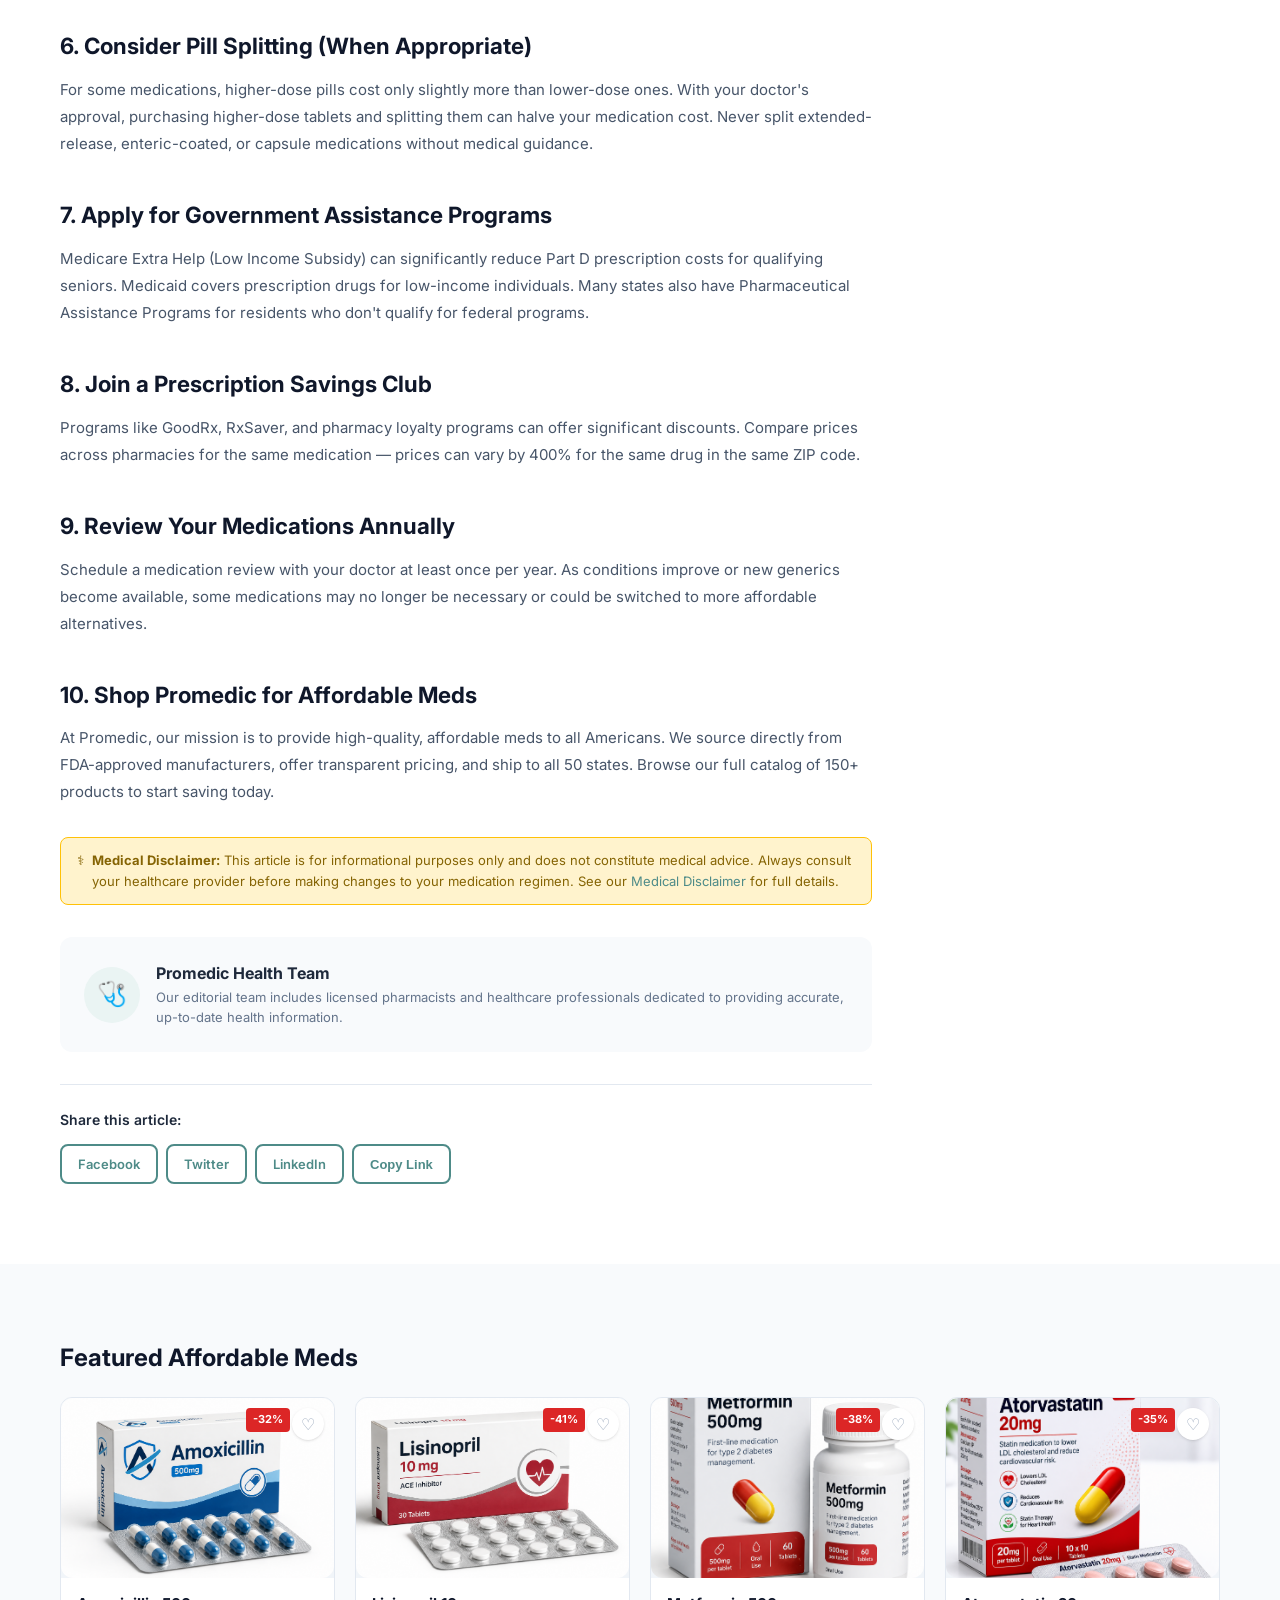
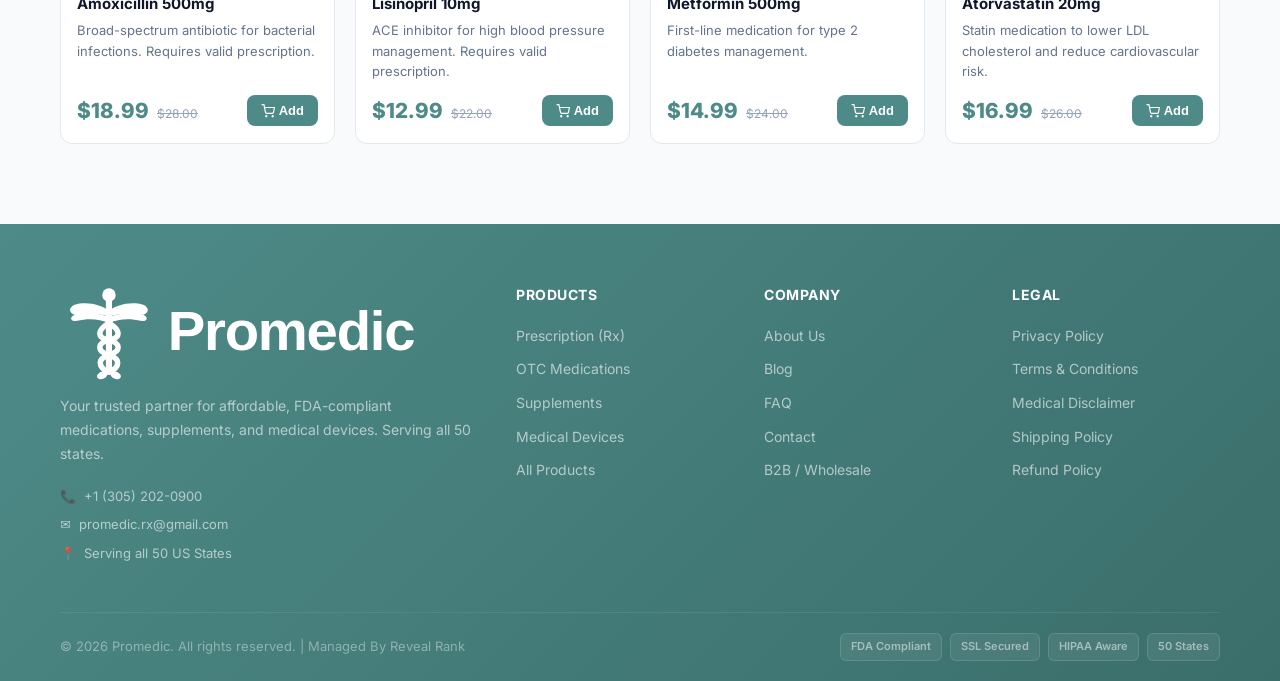
<file: blog-post.html>
<!DOCTYPE html>
<html lang="en">
<head>
  <meta charset="UTF-8">
  <meta name="viewport" content="width=device-width, initial-scale=1.0">
  <title>How to Save Money on Prescription Medications in 2026 | Promedic Blog</title>
  <meta name="description" content="Discover 10 proven strategies to reduce prescription medication costs in 2026. Save up to 85% on affordable meds with Promedic's expert tips.">
  <meta name="keywords" content="affordable meds, save on prescriptions, medication savings, generic drugs, discount medications">
  <link rel="canonical" href="https://promedic.us/blog-post.html">
  <link rel="preconnect" href="https://fonts.googleapis.com">
  <link href="https://fonts.googleapis.com/css2?family=Inter:wght@400;500;600;700;800&display=swap" rel="stylesheet">
  <link rel="stylesheet" href="css/style.css">
  <script type="application/ld+json">
  {
    "@context": "https://schema.org",
    "@type": "Article",
    "headline": "How to Save Money on Prescription Medications in 2026",
    "description": "10 proven strategies to reduce prescription medication costs. Save up to 85% on affordable meds.",
    "author": {"@type": "Organization", "name": "Promedic"},
    "publisher": {"@type": "Organization", "name": "Promedic", "url": "https://promedic.us"},
    "datePublished": "2026-06-10",
    "dateModified": "2026-06-10"
  }
  </script>
</head>
<body>
  <div id="header-placeholder"></div>
  <div id="cart-placeholder"></div>

  <div class="page-header">
    <div class="container">
      <nav class="breadcrumb" aria-label="Breadcrumb">
        <a href='/'>Home</a><span>›</span>
        <a href='/blog'>Blog</a><span>›</span>
        <span aria-current="page">How to Save Money on Medications</span>
      </nav>
    </div>
  </div>

  <main id="main-content">
    <article class="section" itemscope itemtype="https://schema.org/Article">
      <div class="container">
        <div style="display:grid;grid-template-columns:1fr 300px;gap:48px;align-items:start">
          <!-- ARTICLE CONTENT -->
          <div>
            <div class="blog-meta" style="margin-bottom:16px"><span class="blog-tag">Savings Tips</span><span style="margin-left:8px;color:var(--gray-400)">June 10, 2026</span><span style="margin-left:8px;color:var(--gray-400)">8 min read</span></div>
            <h1 itemprop="headline" style="font-size:clamp(1.5rem,3vw,2.25rem);font-weight:800;line-height:1.2;margin-bottom:16px">How to Save Money on Prescription Medications in 2026</h1>
            <p style="font-size:1.1rem;color:var(--gray-500);margin-bottom:32px;line-height:1.7" itemprop="description">With prescription drug costs continuing to rise, millions of Americans struggle to afford their medications. Here are 10 proven strategies to significantly reduce your costs — without sacrificing quality or safety.</p>

            <div style="background:var(--primary-light);border-radius:var(--radius-lg);padding:20px;margin-bottom:32px">
              <strong style="font-size:14px;color:var(--primary)">Key Takeaways</strong>
              <ul style="margin-top:8px;margin-left:16px">
                <li style="font-size:14px;color:var(--gray-700);list-style:disc;margin-bottom:4px">Generic medications are 80-85% cheaper than brand-name equivalents</li>
                <li style="font-size:14px;color:var(--gray-700);list-style:disc;margin-bottom:4px">Online pharmacies like Promedic offer significantly lower prices</li>
                <li style="font-size:14px;color:var(--gray-700);list-style:disc;margin-bottom:4px">90-day supplies are typically 30-40% cheaper per dose than 30-day supplies</li>
                <li style="font-size:14px;color:var(--gray-700);list-style:disc">Pill splitting (when appropriate) can halve medication costs</li>
              </ul>
            </div>

            <div class="legal-content">
              <h2>1. Choose Generic Over Brand-Name</h2>
              <p>Generic medications contain the same active ingredients as their brand-name counterparts and are just as safe and effective. The FDA requires generics to be bioequivalent to the original drug. The price difference can be dramatic — brand-name Lipitor can cost $400/month while generic atorvastatin costs under $20 at Promedic.</p>

              <h2>2. Shop at an Online Pharmacy</h2>
              <p>Brick-and-mortar pharmacies have significant overhead costs — retail space, staffing, and location premiums — all of which get passed on to you. Licensed online pharmacies like Promedic can offer the same FDA-approved medications at 40-70% lower prices because of our direct-sourcing model and lower operating costs.</p>

              <h2>3. Order 90-Day Supplies</h2>
              <p>If you take a medication regularly, ordering a 90-day supply instead of monthly 30-day supplies can save you 30-40% per dose. At Promedic, we offer bulk pricing discounts for larger orders. Talk to your doctor about writing 90-day prescriptions.</p>

              <h2>4. Use Manufacturer Coupons and Patient Assistance Programs</h2>
              <p>Many pharmaceutical manufacturers offer copay assistance programs for brand-name drugs, particularly for newer medications without generic alternatives. Check the manufacturer's website or ask your pharmacist about available assistance programs.</p>

              <h2>5. Ask About Therapeutic Alternatives</h2>
              <p>If your prescribed medication is expensive, ask your doctor if there's a less costly but equally effective alternative in the same drug class. For example, all statins (cholesterol medications) work similarly — some are significantly cheaper than others.</p>

              <h2>6. Consider Pill Splitting (When Appropriate)</h2>
              <p>For some medications, higher-dose pills cost only slightly more than lower-dose ones. With your doctor's approval, purchasing higher-dose tablets and splitting them can halve your medication cost. Never split extended-release, enteric-coated, or capsule medications without medical guidance.</p>

              <h2>7. Apply for Government Assistance Programs</h2>
              <p>Medicare Extra Help (Low Income Subsidy) can significantly reduce Part D prescription costs for qualifying seniors. Medicaid covers prescription drugs for low-income individuals. Many states also have Pharmaceutical Assistance Programs for residents who don't qualify for federal programs.</p>

              <h2>8. Join a Prescription Savings Club</h2>
              <p>Programs like GoodRx, RxSaver, and pharmacy loyalty programs can offer significant discounts. Compare prices across pharmacies for the same medication — prices can vary by 400% for the same drug in the same ZIP code.</p>

              <h2>9. Review Your Medications Annually</h2>
              <p>Schedule a medication review with your doctor at least once per year. As conditions improve or new generics become available, some medications may no longer be necessary or could be switched to more affordable alternatives.</p>

              <h2>10. Shop Promedic for Affordable Meds</h2>
              <p>At Promedic, our mission is to provide high-quality, affordable meds to all Americans. We source directly from FDA-approved manufacturers, offer transparent pricing, and ship to all 50 states. Browse our full catalog of 150+ products to start saving today.</p>
            </div>

            <!-- DISCLAIMER -->
            <div class="rx-disclaimer" style="margin-top:32px">
              <span>⚕️</span>
              <p><strong>Medical Disclaimer:</strong> This article is for informational purposes only and does not constitute medical advice. Always consult your healthcare provider before making changes to your medication regimen. See our <a href='/medical-disclaimer'>Medical Disclaimer</a> for full details.</p>
            </div>

            <!-- AUTHOR -->
            <div style="display:flex;gap:16px;align-items:center;padding:24px;background:var(--gray-50);border-radius:var(--radius-lg);margin-top:32px" itemscope itemtype="https://schema.org/Person">
              <div style="width:56px;height:56px;border-radius:50%;background:var(--primary-light);display:flex;align-items:center;justify-content:center;font-size:24px;flex-shrink:0">🩺</div>
              <div>
                <p style="font-weight:700" itemprop="name">Promedic Health Team</p>
                <p style="font-size:13px;color:var(--gray-500)">Our editorial team includes licensed pharmacists and healthcare professionals dedicated to providing accurate, up-to-date health information.</p>
              </div>
            </div>

            <!-- SHARE -->
            <div style="margin-top:32px;padding-top:24px;border-top:1.5px solid var(--gray-200)">
              <p style="font-size:14px;font-weight:600;margin-bottom:12px">Share this article:</p>
              <div style="display:flex;gap:8px">
                <a href="#" class="btn btn-outline btn-sm" aria-label="Share on Facebook">Facebook</a>
                <a href="#" class="btn btn-outline btn-sm" aria-label="Share on Twitter">Twitter</a>
                <a href="#" class="btn btn-outline btn-sm" aria-label="Share on LinkedIn">LinkedIn</a>
                <button onclick="navigator.clipboard.writeText(window.location.href);showToast('Link copied!','success')" class="btn btn-outline btn-sm">Copy Link</button>
              </div>
            </div>
          </div>

          <!-- SIDEBAR -->
          <aside style="position:sticky;top:100px" aria-label="Related content">
            <div style="background:var(--primary);color:white;border-radius:var(--radius-xl);padding:24px;margin-bottom:20px">
              <h3 style="margin-bottom:8px">Save on Medications Today</h3>
              <p style="font-size:14px;color:rgba(255,255,255,0.8);margin-bottom:16px">Browse 150+ affordable meds at Promedic. Free shipping on orders $75+.</p>
              <a class='btn btn-outline-white btn-sm btn-full' href='/products'>Shop Now</a>
            </div>
            <div style="background:white;border:1.5px solid var(--gray-200);border-radius:var(--radius-xl);padding:24px;margin-bottom:20px">
              <h3 style="font-size:1rem;margin-bottom:16px">Related Articles</h3>
              <div style="display:flex;flex-direction:column;gap:12px">
                <a href='/blog' style='font-size:14px;color:var(--gray-700);border-bottom:1px solid var(--gray-100);padding-bottom:12px'>Top 10 Supplements for Immune Support</a>
                <a href='/blog' style='font-size:14px;color:var(--gray-700);border-bottom:1px solid var(--gray-100);padding-bottom:12px'>Generic vs Brand-Name Medications</a>
                <a href='/blog' style='font-size:14px;color:var(--gray-700)'>Managing Diabetes with Home Devices</a>
              </div>
            </div>
            <div style="background:var(--gray-50);border-radius:var(--radius-xl);padding:24px">
              <h3 style="font-size:1rem;margin-bottom:8px">Newsletter</h3>
              <p style="font-size:13px;color:var(--gray-500);margin-bottom:12px">Get weekly health tips and exclusive discounts.</p>
              <form class="newsletter-form">
                <input type="email" placeholder="Your email" class="form-control" style="margin-bottom:8px" required>
                <button type="submit" class="btn btn-primary btn-sm btn-full">Subscribe</button>
              </form>
            </div>
          </aside>
        </div>
      </div>
    </article>

    <!-- RELATED PRODUCTS -->
    <section class="section" style="background:var(--gray-50)" aria-labelledby="related-products-title">
      <div class="container">
        <h2 class="section-title" id="related-products-title" style="font-size:1.5rem;margin-bottom:24px">Featured Affordable Meds</h2>
        <div class="products-grid" id="blog-products"></div>
      </div>
    </section>
  </main>

  <div id="footer-placeholder"></div>
  <script src="js/products-data.js"></script>
  <script src="js/layout.js"></script>
  <script src="js/main.js"></script>
  <script>
    document.addEventListener('DOMContentLoaded', () => {
      const products = PROMEDIC_PRODUCTS.slice(0, 4);
      document.getElementById('blog-products').innerHTML = products.map(renderProductCard).join('');
    });
  </script>
</body>
</html>
</file>
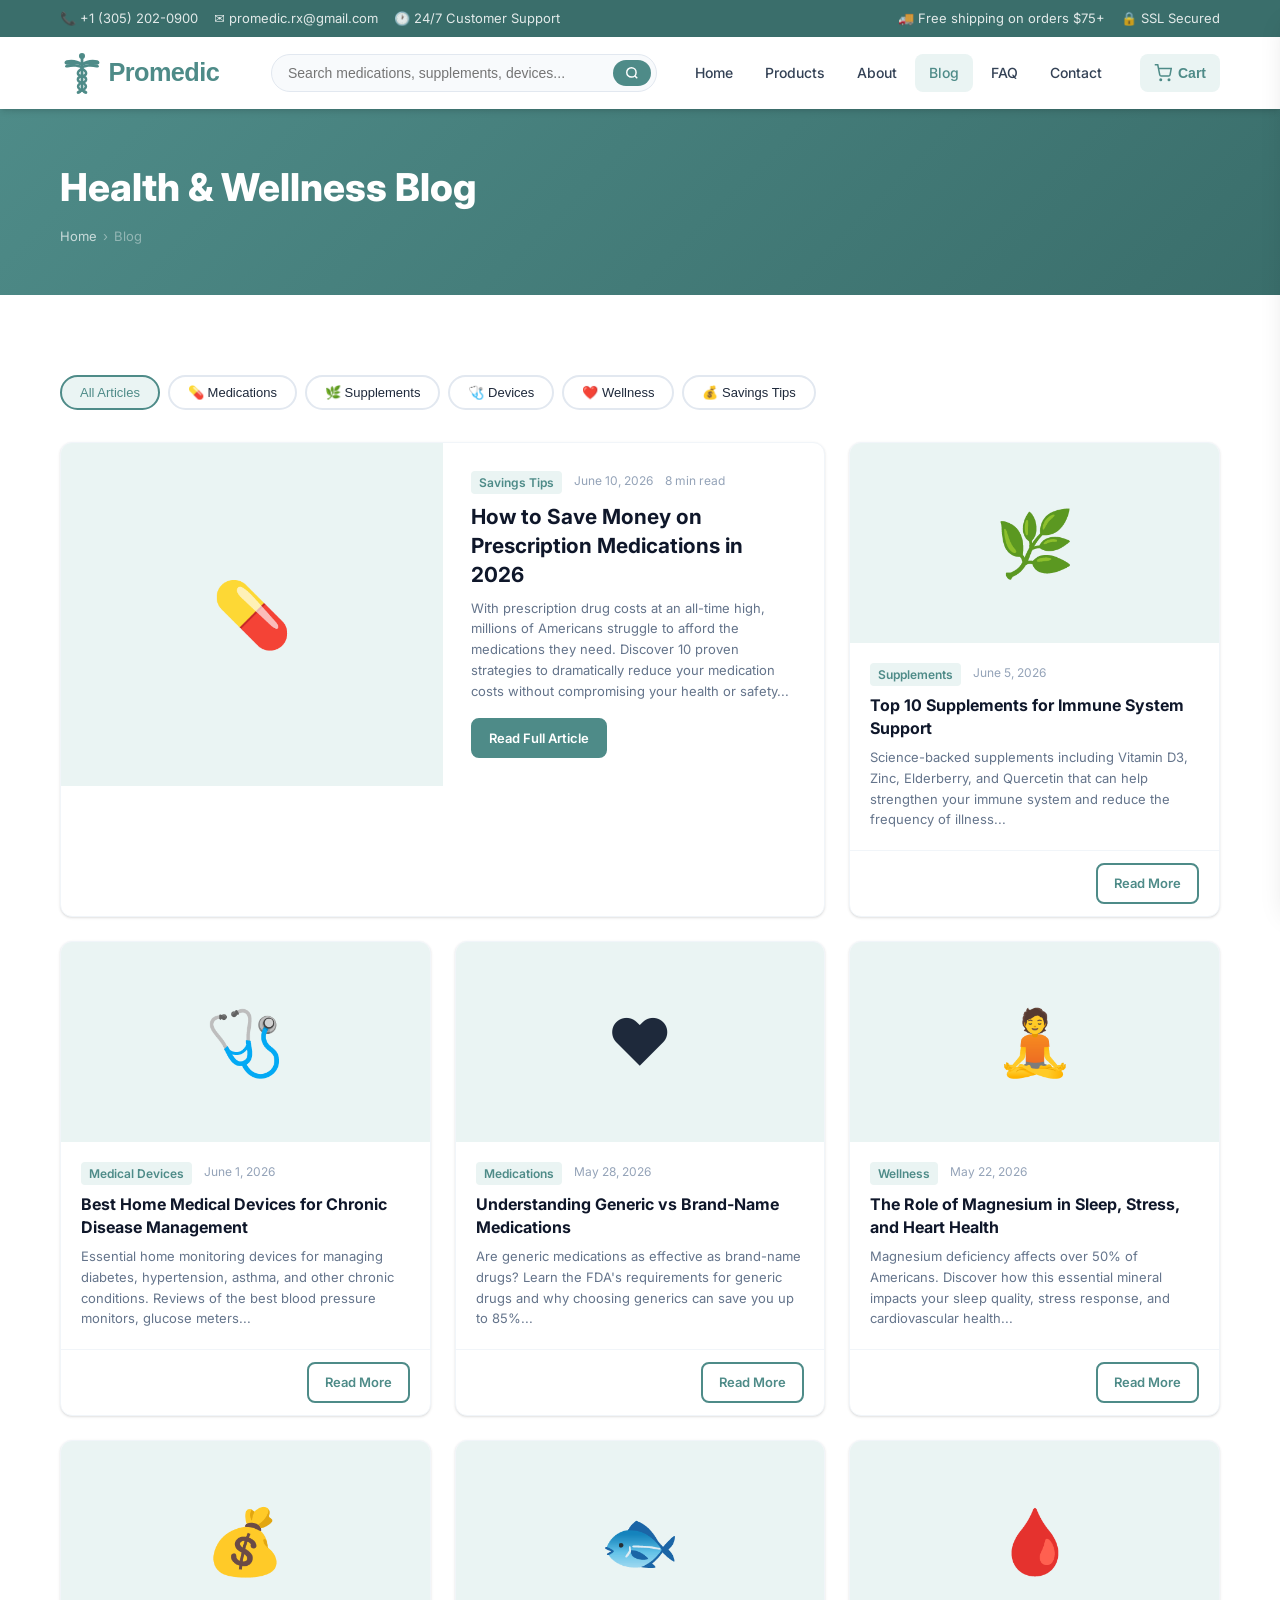
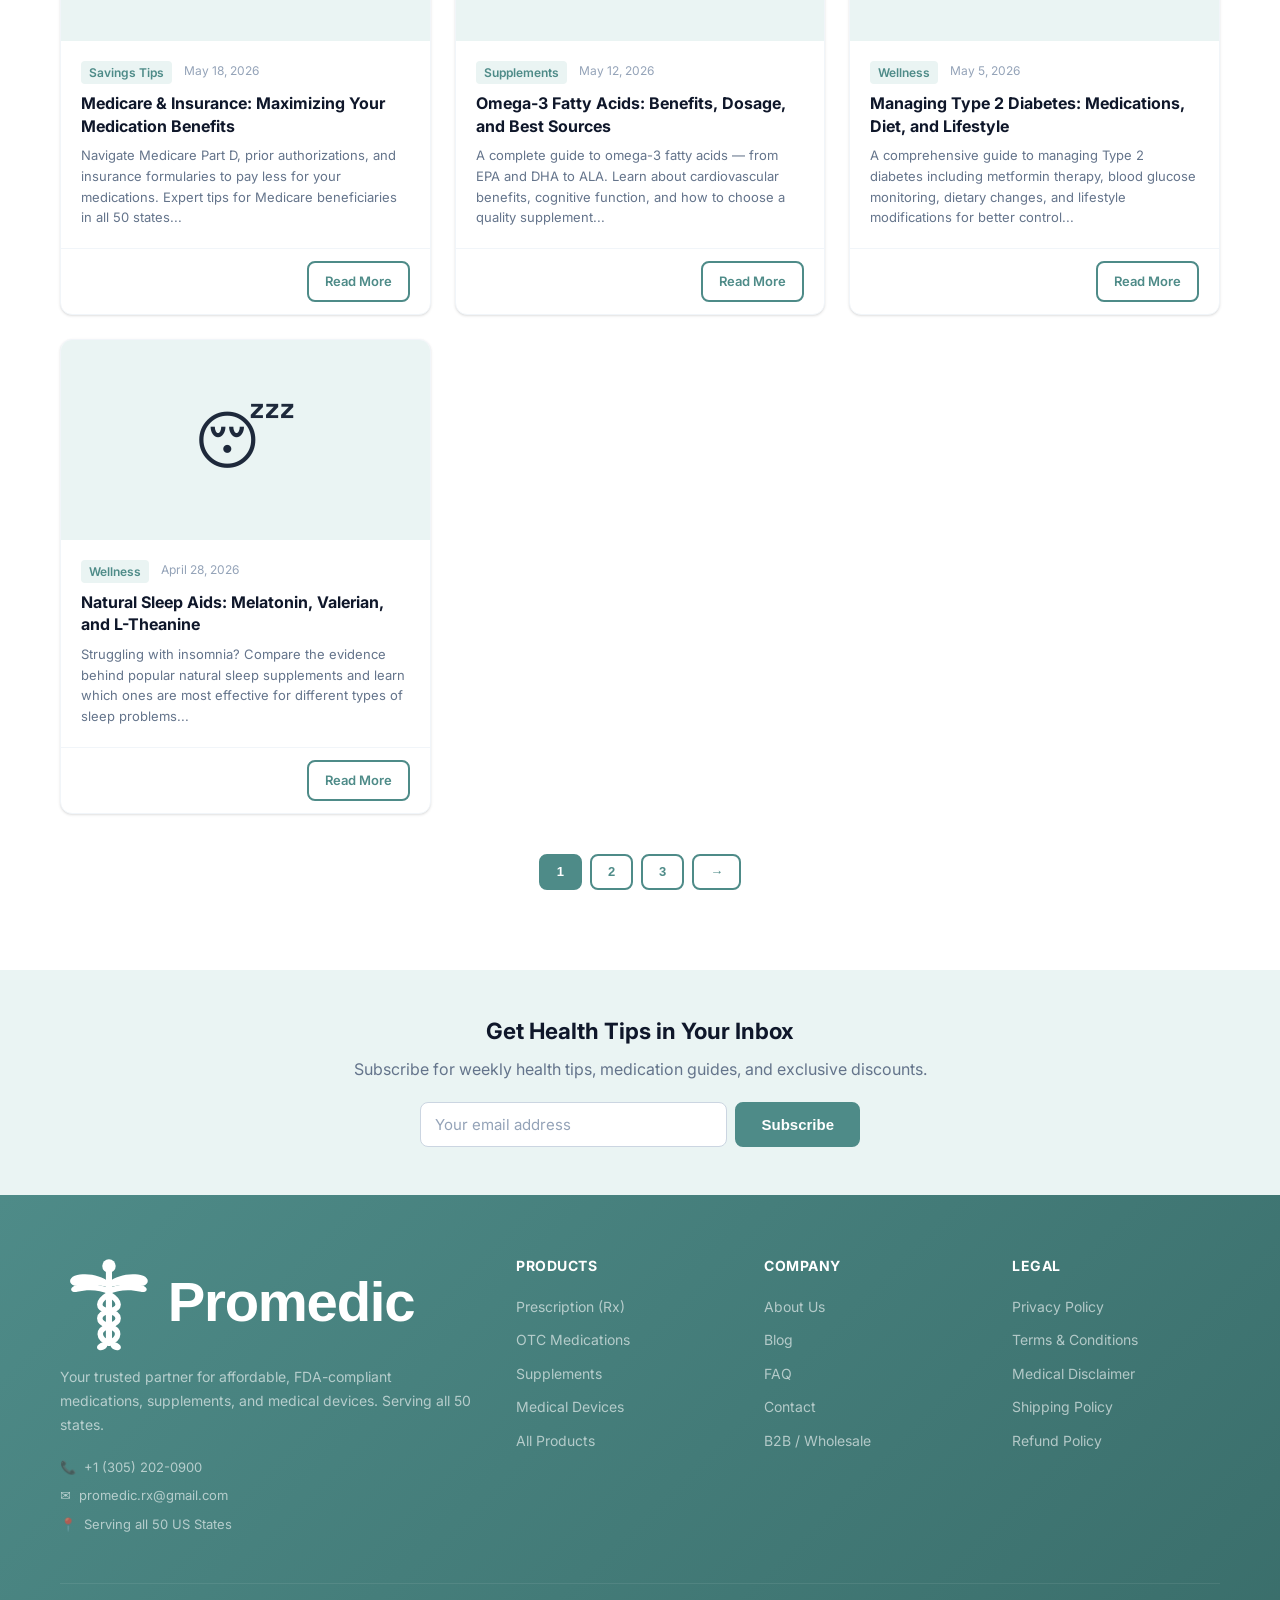
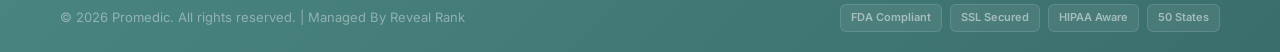
<file: blog.html>
<!DOCTYPE html>
<html lang="en">
<head>
  <meta charset="UTF-8">
  <meta name="viewport" content="width=device-width, initial-scale=1.0">
  <title>Health & Wellness Blog | Promedic - Affordable Meds</title>
  <meta name="description" content="Expert health tips, medication guides, supplement reviews, and wellness advice from Promedic. Your source for affordable meds and health information.">
  <meta name="keywords" content="affordable meds blog, medication tips, health wellness, supplements guide, prescription savings">
  <link rel="canonical" href="https://promedic.us/blog.html">
  <link rel="preconnect" href="https://fonts.googleapis.com">
  <link href="https://fonts.googleapis.com/css2?family=Inter:wght@400;500;600;700;800&display=swap" rel="stylesheet">
  <link rel="stylesheet" href="css/style.css">
</head>
<body>
  <div id="header-placeholder"></div>
  <div id="cart-placeholder"></div>

  <div class="page-header">
    <div class="container">
      <h1>Health & Wellness Blog</h1>
      <nav class="breadcrumb" aria-label="Breadcrumb">
        <a href='/'>Home</a><span>›</span><span aria-current="page">Blog</span>
      </nav>
    </div>
  </div>

  <main id="main-content">
    <section class="section">
      <div class="container">
        <!-- BLOG FILTER -->
        <div style="display:flex;gap:8px;flex-wrap:wrap;margin-bottom:32px" role="tablist" aria-label="Blog categories">
          <button class="category-card active" style="padding:8px 18px;border-radius:999px;font-size:13px" data-tag="all" onclick="filterBlog('all')" role="tab" aria-selected="true">All Articles</button>
          <button class="category-card" style="padding:8px 18px;border-radius:999px;font-size:13px" data-tag="medications" onclick="filterBlog('medications')" role="tab" aria-selected="false">💊 Medications</button>
          <button class="category-card" style="padding:8px 18px;border-radius:999px;font-size:13px" data-tag="supplements" onclick="filterBlog('supplements')" role="tab" aria-selected="false">🌿 Supplements</button>
          <button class="category-card" style="padding:8px 18px;border-radius:999px;font-size:13px" data-tag="devices" onclick="filterBlog('devices')" role="tab" aria-selected="false">🩺 Devices</button>
          <button class="category-card" style="padding:8px 18px;border-radius:999px;font-size:13px" data-tag="wellness" onclick="filterBlog('wellness')" role="tab" aria-selected="false">❤️ Wellness</button>
          <button class="category-card" style="padding:8px 18px;border-radius:999px;font-size:13px" data-tag="savings" onclick="filterBlog('savings')" role="tab" aria-selected="false">💰 Savings Tips</button>
        </div>

        <div class="blog-grid" id="blog-grid">
          <!-- Featured post -->
          <article class="blog-card" style="grid-column:span 2" data-tag="savings medications">
            <div style="display:grid;grid-template-columns:1fr 1fr">
              <div class="blog-image" style="height:100%;min-height:200px" aria-hidden="true">💊</div>
              <div class="blog-body" style="padding:28px">
                <div class="blog-meta"><span class="blog-tag">Savings Tips</span><span>June 10, 2026</span><span>8 min read</span></div>
                <h2 class="blog-title" style="font-size:1.3rem"><a href='/blog-post'>How to Save Money on Prescription Medications in 2026</a></h2>
                <p class="blog-excerpt">With prescription drug costs at an all-time high, millions of Americans struggle to afford the medications they need. Discover 10 proven strategies to dramatically reduce your medication costs without compromising your health or safety...</p>
                <a class='btn btn-primary btn-sm' href='/blog-post' style='margin-top:16px'>Read Full Article</a>
              </div>
            </div>
          </article>

          <article class="blog-card" data-tag="supplements">
            <div class="blog-image" aria-hidden="true">🌿</div>
            <div class="blog-body">
              <div class="blog-meta"><span class="blog-tag">Supplements</span><span>June 5, 2026</span></div>
              <h3 class="blog-title"><a href='/blog-post'>Top 10 Supplements for Immune System Support</a></h3>
              <p class="blog-excerpt">Science-backed supplements including Vitamin D3, Zinc, Elderberry, and Quercetin that can help strengthen your immune system and reduce the frequency of illness...</p>
            </div>
            <div class="blog-footer"><a class='btn btn-outline btn-sm' href='/blog-post'>Read More</a></div>
          </article>

          <article class="blog-card" data-tag="devices">
            <div class="blog-image" aria-hidden="true">🩺</div>
            <div class="blog-body">
              <div class="blog-meta"><span class="blog-tag">Medical Devices</span><span>June 1, 2026</span></div>
              <h3 class="blog-title"><a href='/blog-post'>Best Home Medical Devices for Chronic Disease Management</a></h3>
              <p class="blog-excerpt">Essential home monitoring devices for managing diabetes, hypertension, asthma, and other chronic conditions. Reviews of the best blood pressure monitors, glucose meters...</p>
            </div>
            <div class="blog-footer"><a class='btn btn-outline btn-sm' href='/blog-post'>Read More</a></div>
          </article>

          <article class="blog-card" data-tag="medications">
            <div class="blog-image" aria-hidden="true">❤️</div>
            <div class="blog-body">
              <div class="blog-meta"><span class="blog-tag">Medications</span><span>May 28, 2026</span></div>
              <h3 class="blog-title"><a href='/blog-post'>Understanding Generic vs Brand-Name Medications</a></h3>
              <p class="blog-excerpt">Are generic medications as effective as brand-name drugs? Learn the FDA's requirements for generic drugs and why choosing generics can save you up to 85%...</p>
            </div>
            <div class="blog-footer"><a class='btn btn-outline btn-sm' href='/blog-post'>Read More</a></div>
          </article>

          <article class="blog-card" data-tag="wellness">
            <div class="blog-image" aria-hidden="true">🧘</div>
            <div class="blog-body">
              <div class="blog-meta"><span class="blog-tag">Wellness</span><span>May 22, 2026</span></div>
              <h3 class="blog-title"><a href='/blog-post'>The Role of Magnesium in Sleep, Stress, and Heart Health</a></h3>
              <p class="blog-excerpt">Magnesium deficiency affects over 50% of Americans. Discover how this essential mineral impacts your sleep quality, stress response, and cardiovascular health...</p>
            </div>
            <div class="blog-footer"><a class='btn btn-outline btn-sm' href='/blog-post'>Read More</a></div>
          </article>

          <article class="blog-card" data-tag="savings">
            <div class="blog-image" aria-hidden="true">💰</div>
            <div class="blog-body">
              <div class="blog-meta"><span class="blog-tag">Savings Tips</span><span>May 18, 2026</span></div>
              <h3 class="blog-title"><a href='/blog-post'>Medicare & Insurance: Maximizing Your Medication Benefits</a></h3>
              <p class="blog-excerpt">Navigate Medicare Part D, prior authorizations, and insurance formularies to pay less for your medications. Expert tips for Medicare beneficiaries in all 50 states...</p>
            </div>
            <div class="blog-footer"><a class='btn btn-outline btn-sm' href='/blog-post'>Read More</a></div>
          </article>

          <article class="blog-card" data-tag="supplements">
            <div class="blog-image" aria-hidden="true">🐟</div>
            <div class="blog-body">
              <div class="blog-meta"><span class="blog-tag">Supplements</span><span>May 12, 2026</span></div>
              <h3 class="blog-title"><a href='/blog-post'>Omega-3 Fatty Acids: Benefits, Dosage, and Best Sources</a></h3>
              <p class="blog-excerpt">A complete guide to omega-3 fatty acids — from EPA and DHA to ALA. Learn about cardiovascular benefits, cognitive function, and how to choose a quality supplement...</p>
            </div>
            <div class="blog-footer"><a class='btn btn-outline btn-sm' href='/blog-post'>Read More</a></div>
          </article>

          <article class="blog-card" data-tag="medications wellness">
            <div class="blog-image" aria-hidden="true">🩸</div>
            <div class="blog-body">
              <div class="blog-meta"><span class="blog-tag">Wellness</span><span>May 5, 2026</span></div>
              <h3 class="blog-title"><a href='/blog-post'>Managing Type 2 Diabetes: Medications, Diet, and Lifestyle</a></h3>
              <p class="blog-excerpt">A comprehensive guide to managing Type 2 diabetes including metformin therapy, blood glucose monitoring, dietary changes, and lifestyle modifications for better control...</p>
            </div>
            <div class="blog-footer"><a class='btn btn-outline btn-sm' href='/blog-post'>Read More</a></div>
          </article>

          <article class="blog-card" data-tag="wellness">
            <div class="blog-image" aria-hidden="true">😴</div>
            <div class="blog-body">
              <div class="blog-meta"><span class="blog-tag">Wellness</span><span>April 28, 2026</span></div>
              <h3 class="blog-title"><a href='/blog-post'>Natural Sleep Aids: Melatonin, Valerian, and L-Theanine</a></h3>
              <p class="blog-excerpt">Struggling with insomnia? Compare the evidence behind popular natural sleep supplements and learn which ones are most effective for different types of sleep problems...</p>
            </div>
            <div class="blog-footer"><a class='btn btn-outline btn-sm' href='/blog-post'>Read More</a></div>
          </article>
        </div>

        <!-- PAGINATION -->
        <div style="display:flex;justify-content:center;gap:8px;margin-top:40px">
          <button class="btn btn-primary btn-sm" aria-current="page">1</button>
          <button class="btn btn-outline btn-sm">2</button>
          <button class="btn btn-outline btn-sm">3</button>
          <button class="btn btn-outline btn-sm">→</button>
        </div>
      </div>
    </section>

    <!-- NEWSLETTER -->
    <section class="section-sm" style="background:var(--primary-light)">
      <div class="container text-center">
        <h2 class="section-title" style="font-size:1.4rem">Get Health Tips in Your Inbox</h2>
        <p style="color:var(--gray-500);margin-bottom:20px">Subscribe for weekly health tips, medication guides, and exclusive discounts.</p>
        <form class="newsletter-form" style="display:flex;gap:8px;max-width:440px;margin:0 auto" aria-label="Newsletter signup">
          <label for="blog-newsletter-email" class="visually-hidden">Email address</label>
          <input type="email" id="blog-newsletter-email" placeholder="Your email address" class="form-control" required>
          <button type="submit" class="btn btn-primary" style="white-space:nowrap">Subscribe</button>
        </form>
      </div>
    </section>
  </main>

  <div id="footer-placeholder"></div>
  <script src="js/products-data.js"></script>
  <script src="js/layout.js"></script>
  <script src="js/main.js"></script>
  <script>
    function filterBlog(tag) {
      document.querySelectorAll('[data-tag]').forEach(btn => { btn.classList.toggle('active', btn.dataset.tag === tag); btn.setAttribute('aria-selected', btn.dataset.tag === tag); });
      document.querySelectorAll('#blog-grid article').forEach(article => {
        if (tag === 'all') article.style.display = '';
        else article.style.display = article.dataset.tag && article.dataset.tag.includes(tag) ? '' : 'none';
      });
    }
  </script>
</body>
</html>
</file>
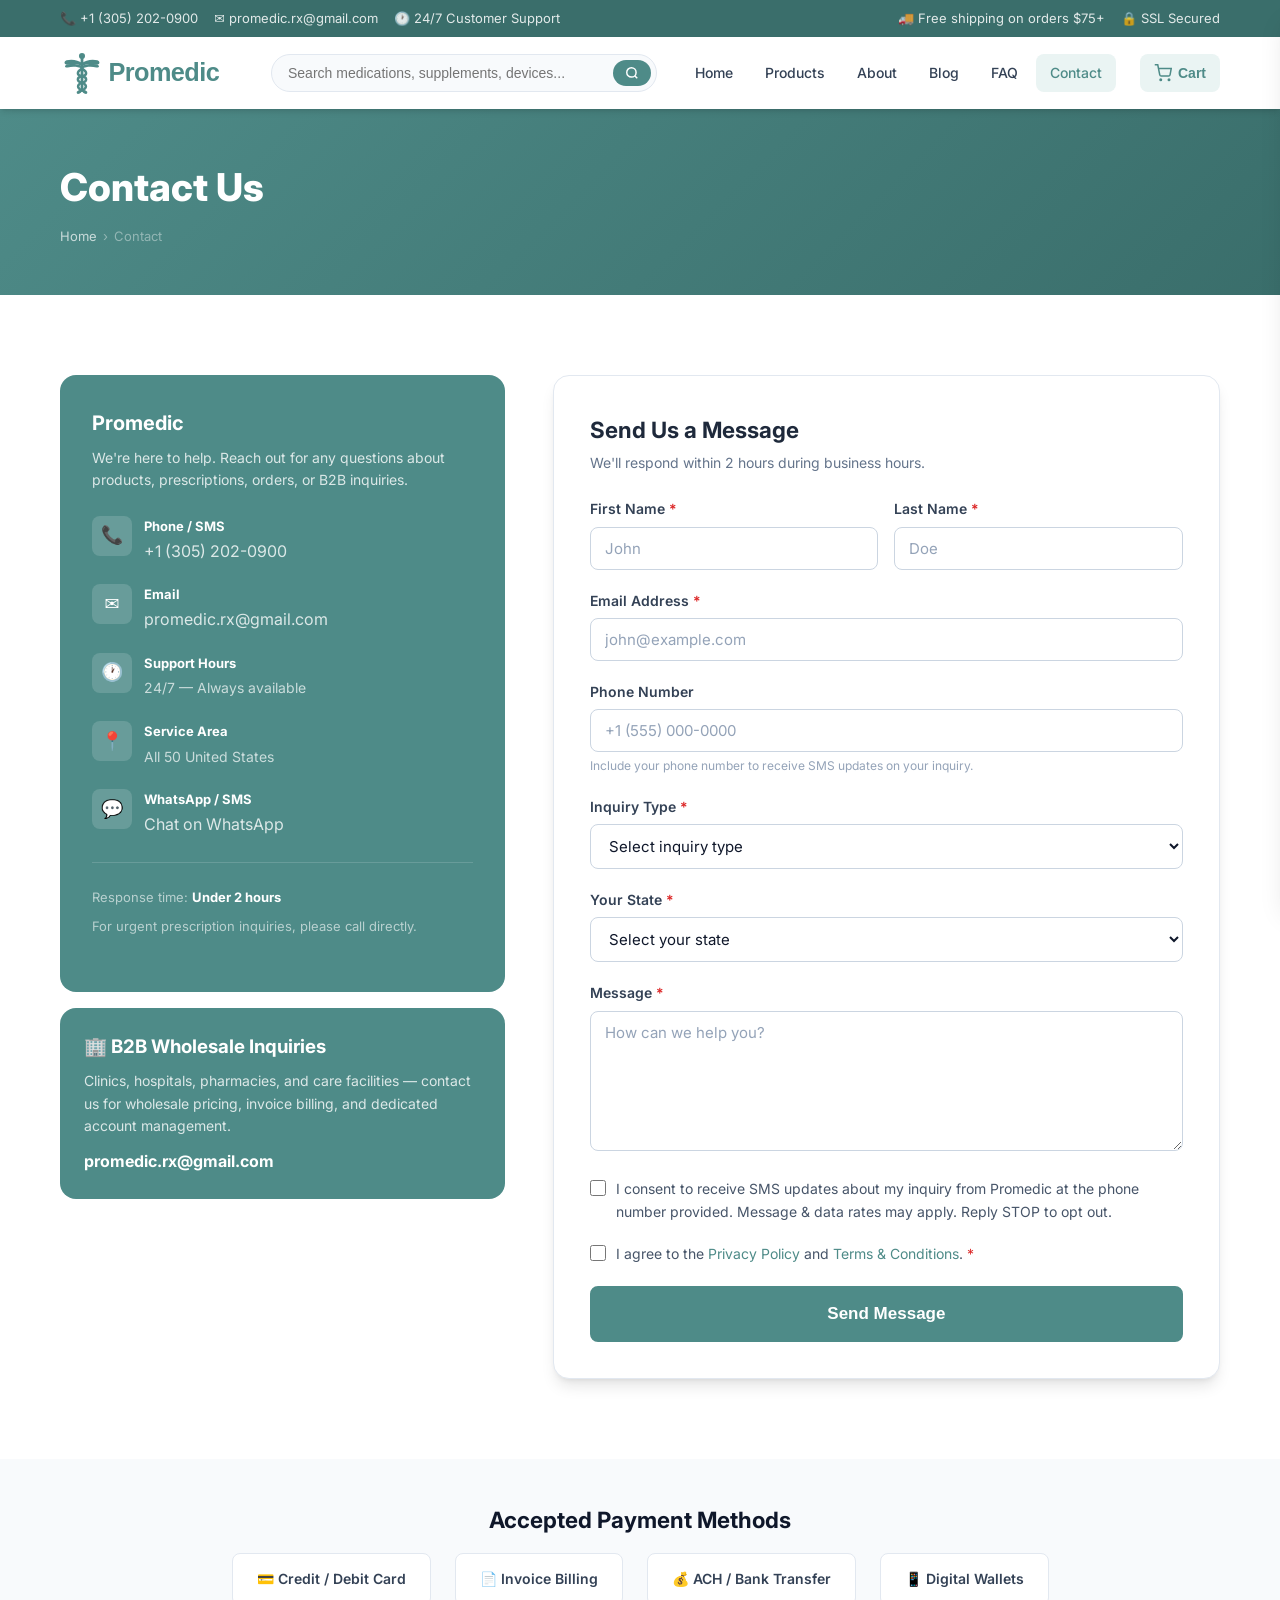
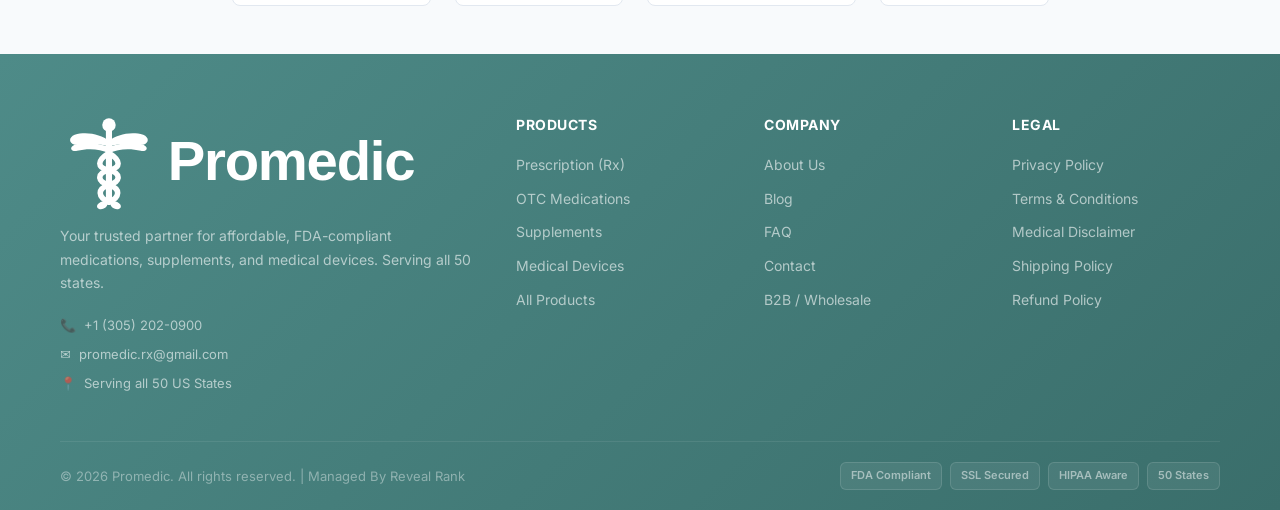
<file: contact.html>
<!DOCTYPE html>
<html lang="en">
<head>
  <meta charset="UTF-8">
  <meta name="viewport" content="width=device-width, initial-scale=1.0">
  <title>Contact Us | Promedic - Affordable Meds</title>
  <meta name="description" content="Contact Promedic for product inquiries, prescription upload, B2B wholesale orders, or customer support. Phone: +1 (305) 202-0900. 24/7 support.">
  <link rel="canonical" href="https://promedic.us/contact.html">
  <link rel="preconnect" href="https://fonts.googleapis.com">
  <link href="https://fonts.googleapis.com/css2?family=Inter:wght@400;500;600;700;800&display=swap" rel="stylesheet">
  <link rel="stylesheet" href="css/style.css">
</head>
<body>
  <div id="header-placeholder"></div>
  <div id="cart-placeholder"></div>

  <div class="page-header">
    <div class="container">
      <h1>Contact Us</h1>
      <nav class="breadcrumb" aria-label="Breadcrumb">
        <a href='/'>Home</a><span>›</span><span aria-current="page">Contact</span>
      </nav>
    </div>
  </div>

  <main id="main-content">
    <section class="section">
      <div class="container">
        <div class="contact-grid">
          <!-- Contact Info -->
          <div>
            <div class="contact-info-card" itemscope itemtype="https://schema.org/LocalBusiness">
              <h3 itemprop="name">Promedic</h3>
              <p itemprop="description">We're here to help. Reach out for any questions about products, prescriptions, orders, or B2B inquiries.</p>

              <div class="contact-item">
                <div class="contact-icon" aria-hidden="true">📞</div>
                <div class="contact-item-text">
                  <strong>Phone / SMS</strong>
                  <a href="tel:+13052020900" style="color:rgba(255,255,255,0.8)" itemprop="telephone">+1 (305) 202-0900</a>
                </div>
              </div>
              <div class="contact-item">
                <div class="contact-icon" aria-hidden="true">✉️</div>
                <div class="contact-item-text">
                  <strong>Email</strong>
                  <a href="mailto:promedic.rx@gmail.com" style="color:rgba(255,255,255,0.8)" itemprop="email">promedic.rx@gmail.com</a>
                </div>
              </div>
              <div class="contact-item">
                <div class="contact-icon" aria-hidden="true">🕐</div>
                <div class="contact-item-text">
                  <strong>Support Hours</strong>
                  <span>24/7 — Always available</span>
                </div>
              </div>
              <div class="contact-item">
                <div class="contact-icon" aria-hidden="true">📍</div>
                <div class="contact-item-text">
                  <strong>Service Area</strong>
                  <span itemprop="areaServed">All 50 United States</span>
                </div>
              </div>
              <div class="contact-item">
                <div class="contact-icon" aria-hidden="true">💬</div>
                <div class="contact-item-text">
                  <strong>WhatsApp / SMS</strong>
                  <a href="https://wa.me/13052020900" style="color:rgba(255,255,255,0.8)" target="_blank" rel="noopener">Chat on WhatsApp</a>
                </div>
              </div>

              <div style="margin-top:24px;padding-top:24px;border-top:1px solid rgba(255,255,255,0.15)">
                <p style="font-size:13px;color:rgba(255,255,255,0.6);margin-bottom:8px">Response time: <strong style="color:white">Under 2 hours</strong></p>
                <p style="font-size:13px;color:rgba(255,255,255,0.6)">For urgent prescription inquiries, please call directly.</p>
              </div>
            </div>

            <!-- B2B card -->
            <div id="b2b" style="background:var(--secondary);color:white;border-radius:var(--radius-xl);padding:24px;margin-top:16px">
              <h3 style="margin-bottom:8px">🏢 B2B Wholesale Inquiries</h3>
              <p style="font-size:14px;color:rgba(255,255,255,0.8);margin-bottom:12px">Clinics, hospitals, pharmacies, and care facilities — contact us for wholesale pricing, invoice billing, and dedicated account management.</p>
              <a href="mailto:promedic.rx@gmail.com" style="color:white;font-weight:700">promedic.rx@gmail.com</a>
            </div>
          </div>

          <!-- Contact Form -->
          <div>
            <div style="background:white;border-radius:var(--radius-xl);padding:36px;box-shadow:var(--shadow-lg);border:1.5px solid var(--gray-200)">
              <h2 style="font-size:1.4rem;font-weight:700;margin-bottom:4px">Send Us a Message</h2>
              <p style="font-size:14px;color:var(--gray-500);margin-bottom:24px">We'll respond within 2 hours during business hours.</p>

              <form id="contact-form" aria-label="Contact form" novalidate>
                <div class="form-row">
                  <div class="form-group">
                    <label class="form-label" for="first-name">First Name <span aria-hidden="true" style="color:var(--red)">*</span></label>
                    <input type="text" id="first-name" class="form-control" placeholder="John" required aria-required="true">
                  </div>
                  <div class="form-group">
                    <label class="form-label" for="last-name">Last Name <span aria-hidden="true" style="color:var(--red)">*</span></label>
                    <input type="text" id="last-name" class="form-control" placeholder="Doe" required aria-required="true">
                  </div>
                </div>
                <div class="form-group">
                  <label class="form-label" for="email">Email Address <span aria-hidden="true" style="color:var(--red)">*</span></label>
                  <input type="email" id="email" class="form-control" placeholder="john@example.com" required aria-required="true">
                </div>
                <div class="form-group">
                  <label class="form-label" for="phone">Phone Number</label>
                  <input type="tel" id="phone" class="form-control" placeholder="+1 (555) 000-0000">
                  <p class="form-hint">Include your phone number to receive SMS updates on your inquiry.</p>
                </div>
                <div class="form-group">
                  <label class="form-label" for="inquiry-type">Inquiry Type <span aria-hidden="true" style="color:var(--red)">*</span></label>
                  <select id="inquiry-type" class="form-control" required aria-required="true">
                    <option value="">Select inquiry type</option>
                    <option value="product">Product Information</option>
                    <option value="prescription">Prescription Upload / Rx Order</option>
                    <option value="order">Order Status / Tracking</option>
                    <option value="b2b">B2B / Wholesale Inquiry</option>
                    <option value="invoice">Invoice Billing Request</option>
                    <option value="return">Return / Refund Request</option>
                    <option value="other">Other</option>
                  </select>
                </div>
                <div class="form-group">
                  <label class="form-label" for="state">Your State <span aria-hidden="true" style="color:var(--red)">*</span></label>
                  <select id="state" class="form-control" required aria-required="true">
                    <option value="">Select your state</option>
                    <option>Alabama</option><option>Alaska</option><option>Arizona</option><option>Arkansas</option>
                    <option>California</option><option>Colorado</option><option>Connecticut</option><option>Delaware</option>
                    <option>Florida</option><option>Georgia</option><option>Hawaii</option><option>Idaho</option>
                    <option>Illinois</option><option>Indiana</option><option>Iowa</option><option>Kansas</option>
                    <option>Kentucky</option><option>Louisiana</option><option>Maine</option><option>Maryland</option>
                    <option>Massachusetts</option><option>Michigan</option><option>Minnesota</option><option>Mississippi</option>
                    <option>Missouri</option><option>Montana</option><option>Nebraska</option><option>Nevada</option>
                    <option>New Hampshire</option><option>New Jersey</option><option>New Mexico</option><option>New York</option>
                    <option>North Carolina</option><option>North Dakota</option><option>Ohio</option><option>Oklahoma</option>
                    <option>Oregon</option><option>Pennsylvania</option><option>Rhode Island</option><option>South Carolina</option>
                    <option>South Dakota</option><option>Tennessee</option><option>Texas</option><option>Utah</option>
                    <option>Vermont</option><option>Virginia</option><option>Washington</option><option>West Virginia</option>
                    <option>Wisconsin</option><option>Wyoming</option>
                  </select>
                </div>
                <div class="form-group">
                  <label class="form-label" for="message">Message <span aria-hidden="true" style="color:var(--red)">*</span></label>
                  <textarea id="message" class="form-control" placeholder="How can we help you?" required aria-required="true" style="min-height:140px"></textarea>
                </div>
                <div class="form-group">
                  <label style="display:flex;align-items:flex-start;gap:10px;cursor:pointer;font-size:14px;color:var(--gray-600)">
                    <input type="checkbox" id="sms-consent" style="margin-top:2px;width:16px;height:16px;flex-shrink:0">
                    <span>I consent to receive SMS updates about my inquiry from Promedic at the phone number provided. Message &amp; data rates may apply. Reply STOP to opt out.</span>
                  </label>
                </div>
                <div class="form-group">
                  <label style="display:flex;align-items:flex-start;gap:10px;cursor:pointer;font-size:14px;color:var(--gray-600)">
                    <input type="checkbox" id="privacy-consent" required style="margin-top:2px;width:16px;height:16px;flex-shrink:0">
                    <span>I agree to the <a href='/privacy-policy' target='_blank'>Privacy Policy</a> and <a href='/terms' target='_blank'>Terms & Conditions</a>. <span style="color:var(--red)">*</span></span>
                  </label>
                </div>
                <button type="submit" class="btn btn-primary btn-full btn-lg">Send Message</button>
              </form>
            </div>
          </div>
        </div>
      </div>
    </section>

    <!-- PAYMENT METHODS -->
    <section class="section-sm" style="background:var(--gray-50)" aria-labelledby="payment-title">
      <div class="container text-center">
        <h2 class="section-title" id="payment-title" style="font-size:1.4rem">Accepted Payment Methods</h2>
        <div style="display:flex;justify-content:center;gap:24px;flex-wrap:wrap;margin-top:20px">
          <div style="background:white;border:1.5px solid var(--gray-200);border-radius:var(--radius);padding:14px 24px;font-weight:600;color:var(--gray-700);font-size:14px">💳 Credit / Debit Card</div>
          <div style="background:white;border:1.5px solid var(--gray-200);border-radius:var(--radius);padding:14px 24px;font-weight:600;color:var(--gray-700);font-size:14px">📄 Invoice Billing</div>
          <div style="background:white;border:1.5px solid var(--gray-200);border-radius:var(--radius);padding:14px 24px;font-weight:600;color:var(--gray-700);font-size:14px">💰 ACH / Bank Transfer</div>
          <div style="background:white;border:1.5px solid var(--gray-200);border-radius:var(--radius);padding:14px 24px;font-weight:600;color:var(--gray-700);font-size:14px">📱 Digital Wallets</div>
        </div>
      </div>
    </section>
  </main>

  <div id="footer-placeholder"></div>
  <script src="js/products-data.js"></script>
  <script src="js/layout.js"></script>
  <script src="js/main.js"></script>
</body>
</html>
</file>
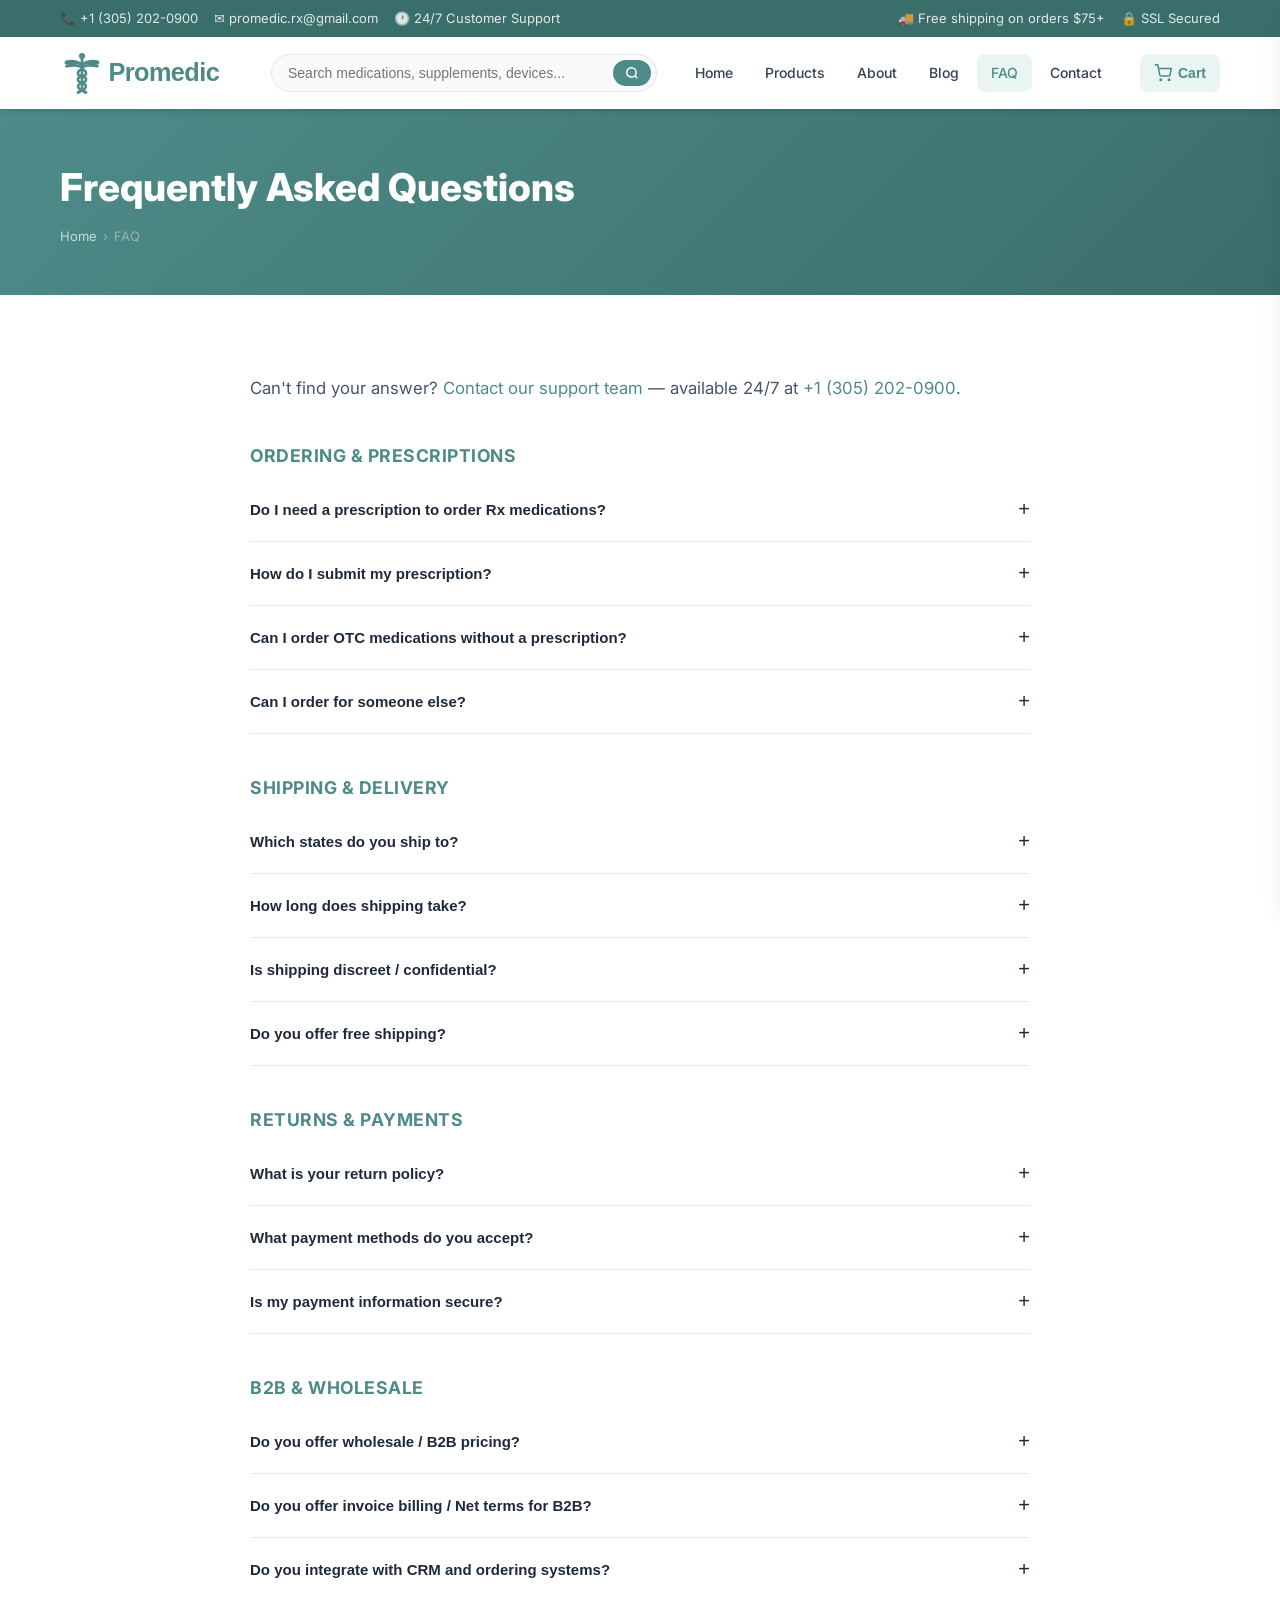
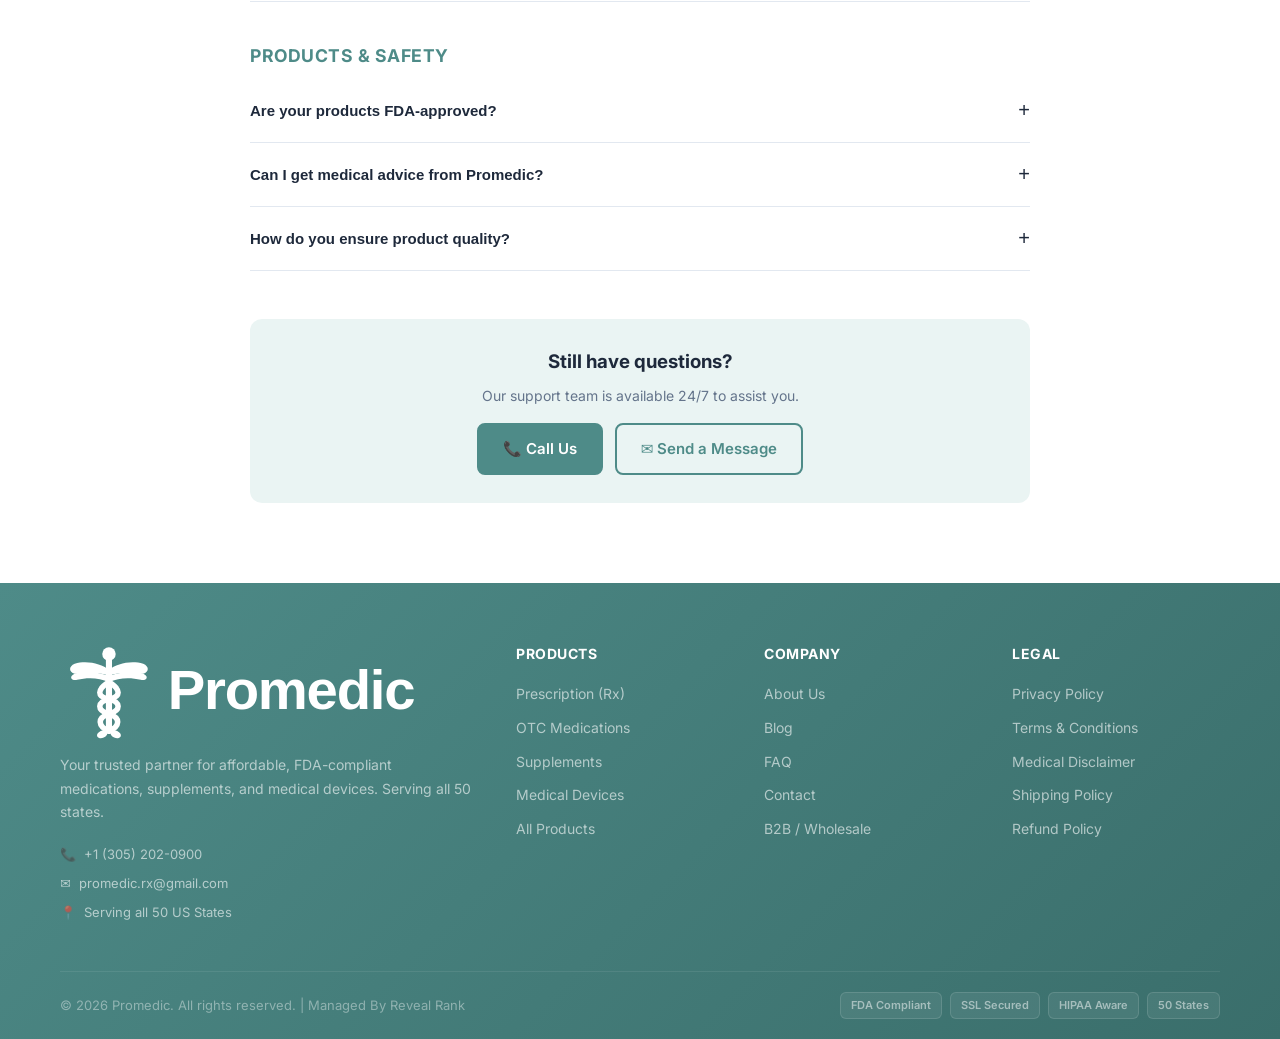
<file: faq.html>
<!DOCTYPE html>
<html lang="en">
<head>
  <meta charset="UTF-8">
  <meta name="viewport" content="width=device-width, initial-scale=1.0">
  <title>FAQ - Frequently Asked Questions | Promedic</title>
  <meta name="description" content="Answers to frequently asked questions about Promedic's affordable meds, prescription orders, shipping, returns, B2B services, and compliance.">
  <link rel="canonical" href="https://promedic.us/faq.html">
  <link rel="preconnect" href="https://fonts.googleapis.com">
  <link href="https://fonts.googleapis.com/css2?family=Inter:wght@400;500;600;700;800&display=swap" rel="stylesheet">
  <link rel="stylesheet" href="css/style.css">
  <script type="application/ld+json">
  {
    "@context": "https://schema.org",
    "@type": "FAQPage",
    "mainEntity": [
      {"@type":"Question","name":"Do I need a prescription to order Rx medications?","acceptedAnswer":{"@type":"Answer","text":"Yes, all prescription (Rx) medications require a valid prescription from a licensed US healthcare provider. You can upload your prescription during checkout or email it to promedic.rx@gmail.com."}},
      {"@type":"Question","name":"Which states do you ship to?","acceptedAnswer":{"@type":"Answer","text":"Promedic ships to all 50 US states, including Alaska and Hawaii."}},
      {"@type":"Question","name":"How long does shipping take?","acceptedAnswer":{"@type":"Answer","text":"Standard shipping takes 3-5 business days. Express shipping (1-2 business days) is available at checkout. Free standard shipping on orders over $75."}},
      {"@type":"Question","name":"What payment methods do you accept?","acceptedAnswer":{"@type":"Answer","text":"We accept credit/debit cards, invoice billing (Net-30/60 for B2B), ACH bank transfers, and digital wallets."}},
      {"@type":"Question","name":"Are your products FDA-approved?","acceptedAnswer":{"@type":"Answer","text":"Yes. All medications are FDA-approved or FDA-cleared (for devices) and sourced from licensed US manufacturers and distributors."}}
    ]
  }
  </script>
</head>
<body>
  <div id="header-placeholder"></div>
  <div id="cart-placeholder"></div>

  <div class="page-header">
    <div class="container">
      <h1>Frequently Asked Questions</h1>
      <nav class="breadcrumb" aria-label="Breadcrumb">
        <a href='/'>Home</a><span>›</span><span aria-current="page">FAQ</span>
      </nav>
    </div>
  </div>

  <main id="main-content">
    <section class="section">
      <div class="container" style="max-width:820px">
        <p style="font-size:1.05rem;color:var(--gray-600);margin-bottom:40px">Can't find your answer? <a href='/contact'>Contact our support team</a> — available 24/7 at <a href="tel:+13052020900">+1 (305) 202-0900</a>.</p>

        <!-- ORDERING & PRESCRIPTIONS -->
        <h2 style="font-size:1.1rem;font-weight:700;color:var(--primary);text-transform:uppercase;letter-spacing:0.5px;margin-bottom:8px">Ordering & Prescriptions</h2>
        <div id="faq-ordering">
          <div class="faq-item">
            <button class="faq-question" aria-expanded="false">
              Do I need a prescription to order Rx medications?
              <span class="faq-icon" aria-hidden="true">+</span>
            </button>
            <div class="faq-answer" role="region">
              <p>Yes. All medications labeled "Rx Required" require a valid prescription from a licensed US healthcare provider. You can upload your prescription during checkout, email it to <a href="mailto:rxxx3369@gmail.com">rxxx3369@gmail.com</a>, or fax it to us. We verify all Rx prescriptions before fulfillment to ensure patient safety and legal compliance.</p>
            </div>
          </div>
          <div class="faq-item">
            <button class="faq-question" aria-expanded="false">
              How do I submit my prescription?
              <span class="faq-icon" aria-hidden="true">+</span>
            </button>
            <div class="faq-answer" role="region">
              <p>You can submit your prescription in several ways: (1) Upload it directly during checkout, (2) Email a photo or PDF to <a href="mailto:rxxx3369@gmail.com">rxxx3369@gmail.com</a>, or (3) Ask your healthcare provider to send it directly to us. We accept prescriptions from licensed providers in all 50 US states.</p>
            </div>
          </div>
          <div class="faq-item">
            <button class="faq-question" aria-expanded="false">
              Can I order OTC medications without a prescription?
              <span class="faq-icon" aria-hidden="true">+</span>
            </button>
            <div class="faq-answer" role="region">
              <p>Yes! Products labeled "OTC" (over-the-counter), supplements, and most medical devices can be purchased without a prescription. Simply add them to your cart and proceed to checkout.</p>
            </div>
          </div>
          <div class="faq-item">
            <button class="faq-question" aria-expanded="false">
              Can I order for someone else?
              <span class="faq-icon" aria-hidden="true">+</span>
            </button>
            <div class="faq-answer" role="region">
              <p>Yes, you can order OTC products and supplements for someone else. For prescription medications, the prescription must be in the name of the person receiving the medication. Contact us if you're a caregiver ordering on behalf of a patient.</p>
            </div>
          </div>
        </div>

        <!-- SHIPPING -->
        <h2 style="font-size:1.1rem;font-weight:700;color:var(--primary);text-transform:uppercase;letter-spacing:0.5px;margin:40px 0 8px">Shipping & Delivery</h2>
        <div id="faq-shipping">
          <div class="faq-item">
            <button class="faq-question" aria-expanded="false">
              Which states do you ship to?
              <span class="faq-icon" aria-hidden="true">+</span>
            </button>
            <div class="faq-answer" role="region">
              <p>Promedic ships to all 50 US states, including Alaska and Hawaii. We do not currently ship internationally. All shipments comply with federal and state regulations regarding pharmaceutical distribution.</p>
            </div>
          </div>
          <div class="faq-item">
            <button class="faq-question" aria-expanded="false">
              How long does shipping take?
              <span class="faq-icon" aria-hidden="true">+</span>
            </button>
            <div class="faq-answer" role="region">
              <p><strong>Standard shipping:</strong> 3-5 business days<br><strong>Express shipping:</strong> 1-2 business days<br><strong>Free shipping:</strong> On all orders $75 and above (standard).<br>Orders are processed within 1-2 business days. Prescription orders may take an additional 1 business day for verification. You'll receive a tracking number via email and SMS.</p>
            </div>
          </div>
          <div class="faq-item">
            <button class="faq-question" aria-expanded="false">
              Is shipping discreet / confidential?
              <span class="faq-icon" aria-hidden="true">+</span>
            </button>
            <div class="faq-answer" role="region">
              <p>Yes. All orders are shipped in plain, unmarked packaging with no indication of the contents on the outside. Your privacy is important to us.</p>
            </div>
          </div>
          <div class="faq-item">
            <button class="faq-question" aria-expanded="false">
              Do you offer free shipping?
              <span class="faq-icon" aria-hidden="true">+</span>
            </button>
            <div class="faq-answer" role="region">
              <p>Yes! Standard shipping is free on all orders totaling $75 or more. For orders under $75, standard shipping rates apply (calculated at checkout based on your location). Express shipping is available at an additional cost.</p>
            </div>
          </div>
        </div>

        <!-- RETURNS & PAYMENTS -->
        <h2 style="font-size:1.1rem;font-weight:700;color:var(--primary);text-transform:uppercase;letter-spacing:0.5px;margin:40px 0 8px">Returns & Payments</h2>
        <div id="faq-returns">
          <div class="faq-item">
            <button class="faq-question" aria-expanded="false">
              What is your return policy?
              <span class="faq-icon" aria-hidden="true">+</span>
            </button>
            <div class="faq-answer" role="region">
              <p>We accept returns within 30 days of delivery for unopened, undamaged products. Due to health and safety regulations, <strong>prescription medications and opened products cannot be returned.</strong> For a full refund on eligible items, contact us at <a href="mailto:promedic.rx@gmail.com">promedic.rx@gmail.com</a>. See our <a href='/refund-policy'>Refund Policy</a> for full details.</p>
            </div>
          </div>
          <div class="faq-item">
            <button class="faq-question" aria-expanded="false">
              What payment methods do you accept?
              <span class="faq-icon" aria-hidden="true">+</span>
            </button>
            <div class="faq-answer" role="region">
              <p>We accept: <strong>Credit/Debit cards</strong> (Visa, Mastercard, Amex, Discover), <strong>Invoice Billing</strong> (Net-30/Net-60 for verified B2B accounts), <strong>ACH / bank transfers</strong>, and <strong>digital wallets</strong>. For B2B invoice billing, contact our sales team at <a href="mailto:rxxx3369@gmail.com">rxxx3369@gmail.com</a>.</p>
            </div>
          </div>
          <div class="faq-item">
            <button class="faq-question" aria-expanded="false">
              Is my payment information secure?
              <span class="faq-icon" aria-hidden="true">+</span>
            </button>
            <div class="faq-answer" role="region">
              <p>Yes. All transactions are protected by SSL/TLS encryption. We use PCI-DSS compliant payment processors and never store your full card details on our servers. Your payment information is handled with bank-level security.</p>
            </div>
          </div>
        </div>

        <!-- B2B -->
        <h2 style="font-size:1.1rem;font-weight:700;color:var(--primary);text-transform:uppercase;letter-spacing:0.5px;margin:40px 0 8px">B2B & Wholesale</h2>
        <div id="faq-b2b">
          <div class="faq-item">
            <button class="faq-question" aria-expanded="false">
              Do you offer wholesale / B2B pricing?
              <span class="faq-icon" aria-hidden="true">+</span>
            </button>
            <div class="faq-answer" role="region">
              <p>Yes! We offer competitive wholesale pricing for clinics, hospitals, pharmacies, nursing homes, and other healthcare businesses. Contact our B2B team at <a href="mailto:promedic.rx@gmail.com">promedic.rx@gmail.com</a> or call <a href="tel:+13052020900">+1 (305) 202-0900</a> to discuss volume pricing and account setup.</p>
            </div>
          </div>
          <div class="faq-item">
            <button class="faq-question" aria-expanded="false">
              Do you offer invoice billing / Net terms for B2B?
              <span class="faq-icon" aria-hidden="true">+</span>
            </button>
            <div class="faq-answer" role="region">
              <p>Yes. Verified B2B clients can apply for Net-30 or Net-60 invoice billing terms. Contact our B2B team for credit application and account verification. Most applications are processed within 2-3 business days.</p>
            </div>
          </div>
          <div class="faq-item">
            <button class="faq-question" aria-expanded="false">
              Do you integrate with CRM and ordering systems?
              <span class="faq-icon" aria-hidden="true">+</span>
            </button>
            <div class="faq-answer" role="region">
              <p>Yes. For B2B clients, we offer CRM integration and API access for seamless order management, inventory tracking, and automated reordering. We also provide SMS order notifications and updates. Contact our technical team to discuss integration options.</p>
            </div>
          </div>
        </div>

        <!-- PRODUCTS & SAFETY -->
        <h2 style="font-size:1.1rem;font-weight:700;color:var(--primary);text-transform:uppercase;letter-spacing:0.5px;margin:40px 0 8px">Products & Safety</h2>
        <div id="faq-products">
          <div class="faq-item">
            <button class="faq-question" aria-expanded="false">
              Are your products FDA-approved?
              <span class="faq-icon" aria-hidden="true">+</span>
            </button>
            <div class="faq-answer" role="region">
              <p>Yes. All prescription and OTC medications are FDA-approved and sourced from licensed US manufacturers or distributors. Medical devices are FDA-cleared. Supplements are produced in FDA-registered facilities following GMP (Good Manufacturing Practice) guidelines.</p>
            </div>
          </div>
          <div class="faq-item">
            <button class="faq-question" aria-expanded="false">
              Can I get medical advice from Promedic?
              <span class="faq-icon" aria-hidden="true">+</span>
            </button>
            <div class="faq-answer" role="region">
              <p>No. Promedic is a medication and medical supply retailer, not a healthcare provider. We do not provide medical diagnoses, treatment recommendations, or professional medical advice. Always consult a licensed healthcare professional before starting, stopping, or changing any medication. See our <a href='/medical-disclaimer'>Medical Disclaimer</a> for full details.</p>
            </div>
          </div>
          <div class="faq-item">
            <button class="faq-question" aria-expanded="false">
              How do you ensure product quality?
              <span class="faq-icon" aria-hidden="true">+</span>
            </button>
            <div class="faq-answer" role="region">
              <p>We source exclusively from licensed, FDA-registered manufacturers and distributors. Each product is verified for authenticity and proper storage conditions. We maintain temperature-controlled warehousing for medications requiring it and follow strict inventory management practices to ensure product freshness.</p>
            </div>
          </div>
        </div>

        <div style="margin-top:48px;background:var(--primary-light);border-radius:var(--radius-lg);padding:28px;text-align:center">
          <h3 style="margin-bottom:8px">Still have questions?</h3>
          <p style="font-size:14px;color:var(--gray-500);margin-bottom:16px">Our support team is available 24/7 to assist you.</p>
          <div style="display:flex;gap:12px;justify-content:center;flex-wrap:wrap">
            <a href="tel:+13052020900" class="btn btn-primary">📞 Call Us</a>
            <a class='btn btn-outline' href='/contact'>✉️ Send a Message</a>
          </div>
        </div>
      </div>
    </section>
  </main>

  <div id="footer-placeholder"></div>
  <script src="js/products-data.js"></script>
  <script src="js/layout.js"></script>
  <script src="js/main.js"></script>
</body>
</html>
</file>
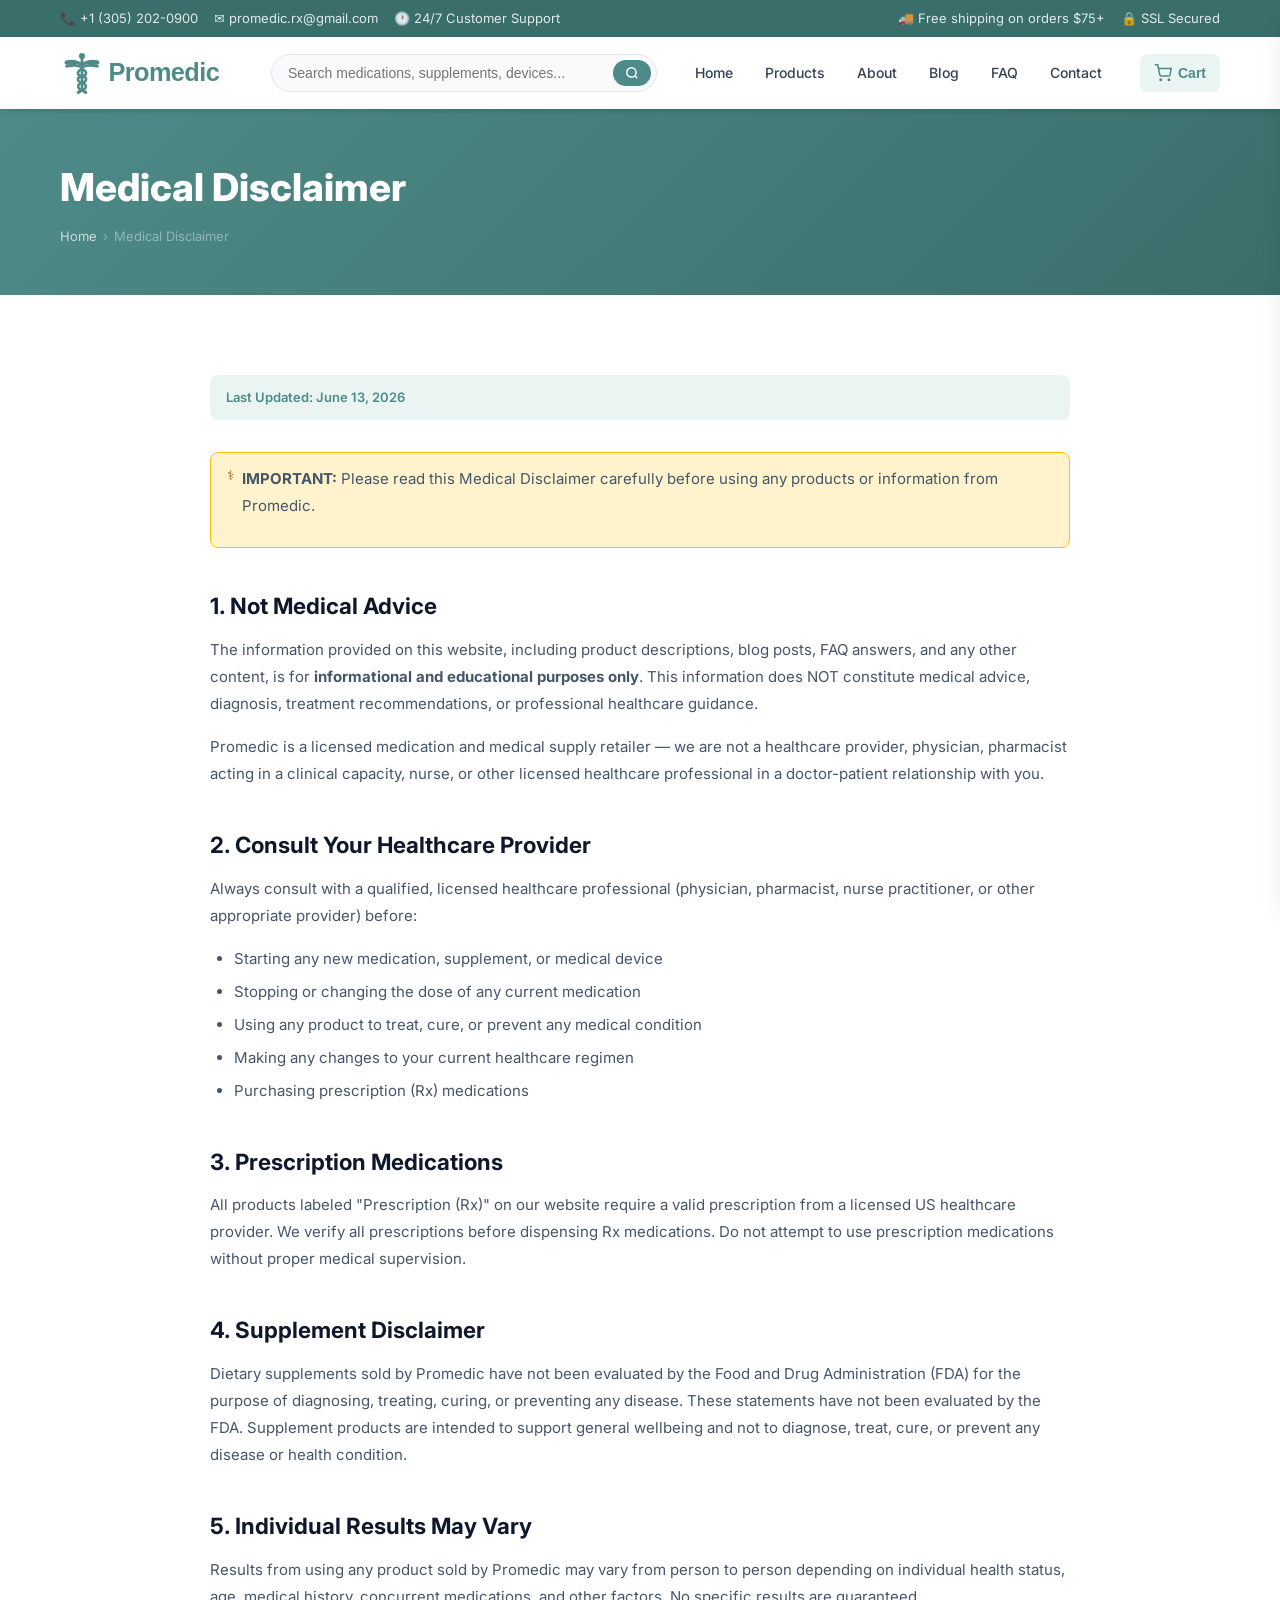
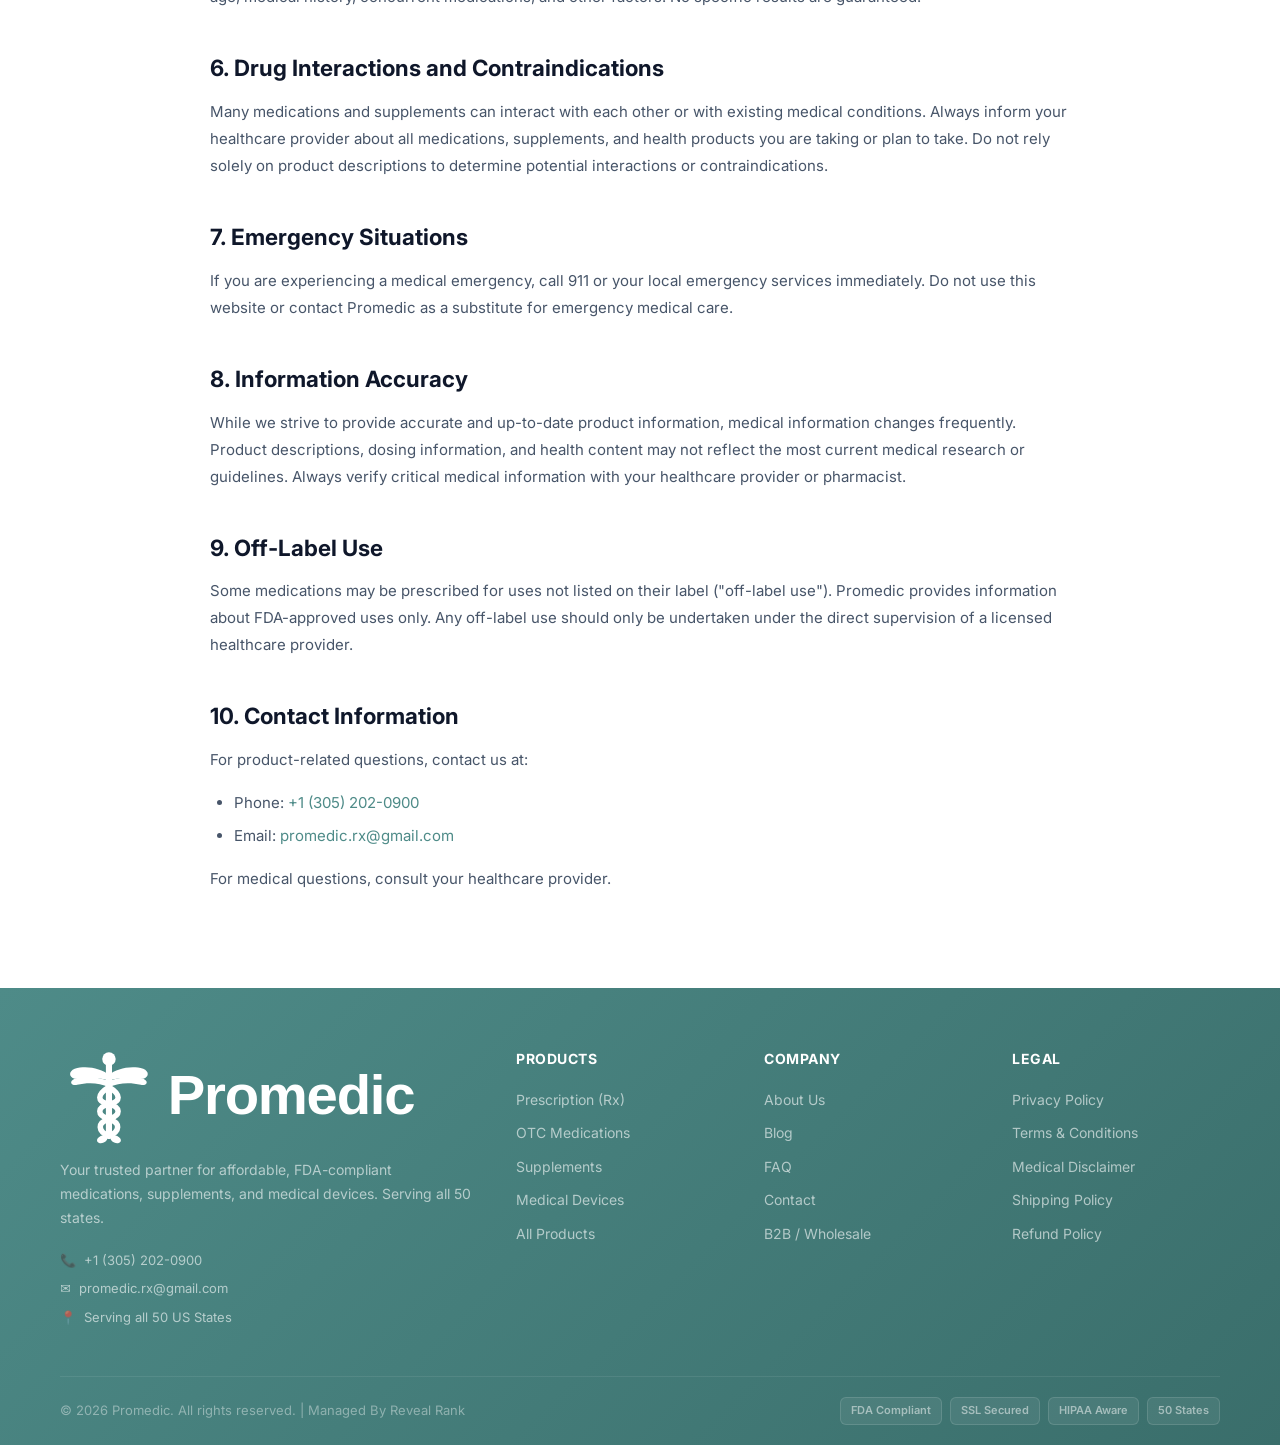
<file: medical-disclaimer.html>
<!DOCTYPE html>
<html lang="en">
<head>
  <meta charset="UTF-8">
  <meta name="viewport" content="width=device-width, initial-scale=1.0">
  <title>Medical Disclaimer | Promedic</title>
  <meta name="description" content="Promedic's Medical Disclaimer. Important information about our products, health information, and the limitations of our services.">
  <link rel="preconnect" href="https://fonts.googleapis.com">
  <link href="https://fonts.googleapis.com/css2?family=Inter:wght@400;500;600;700;800&display=swap" rel="stylesheet">
  <link rel="stylesheet" href="css/style.css">
</head>
<body>
  <div id="header-placeholder"></div>
  <div id="cart-placeholder"></div>
  <div class="page-header">
    <div class="container">
      <h1>Medical Disclaimer</h1>
      <nav class="breadcrumb" aria-label="Breadcrumb"><a href='/'>Home</a><span>›</span><span aria-current="page">Medical Disclaimer</span></nav>
    </div>
  </div>
  <main id="main-content">
    <section class="section">
      <div class="container">
        <div class="legal-content">
          <div class="legal-last-updated">Last Updated: June 13, 2026</div>
          <div class="rx-disclaimer" role="alert"><span>⚕️</span><p><strong>IMPORTANT:</strong> Please read this Medical Disclaimer carefully before using any products or information from Promedic.</p></div>

          <h2>1. Not Medical Advice</h2>
          <p>The information provided on this website, including product descriptions, blog posts, FAQ answers, and any other content, is for <strong>informational and educational purposes only</strong>. This information does NOT constitute medical advice, diagnosis, treatment recommendations, or professional healthcare guidance.</p>
          <p>Promedic is a licensed medication and medical supply retailer — we are not a healthcare provider, physician, pharmacist acting in a clinical capacity, nurse, or other licensed healthcare professional in a doctor-patient relationship with you.</p>

          <h2>2. Consult Your Healthcare Provider</h2>
          <p>Always consult with a qualified, licensed healthcare professional (physician, pharmacist, nurse practitioner, or other appropriate provider) before:</p>
          <ul>
            <li>Starting any new medication, supplement, or medical device</li>
            <li>Stopping or changing the dose of any current medication</li>
            <li>Using any product to treat, cure, or prevent any medical condition</li>
            <li>Making any changes to your current healthcare regimen</li>
            <li>Purchasing prescription (Rx) medications</li>
          </ul>

          <h2>3. Prescription Medications</h2>
          <p>All products labeled "Prescription (Rx)" on our website require a valid prescription from a licensed US healthcare provider. We verify all prescriptions before dispensing Rx medications. Do not attempt to use prescription medications without proper medical supervision.</p>

          <h2>4. Supplement Disclaimer</h2>
          <p>Dietary supplements sold by Promedic have not been evaluated by the Food and Drug Administration (FDA) for the purpose of diagnosing, treating, curing, or preventing any disease. These statements have not been evaluated by the FDA. Supplement products are intended to support general wellbeing and not to diagnose, treat, cure, or prevent any disease or health condition.</p>

          <h2>5. Individual Results May Vary</h2>
          <p>Results from using any product sold by Promedic may vary from person to person depending on individual health status, age, medical history, concurrent medications, and other factors. No specific results are guaranteed.</p>

          <h2>6. Drug Interactions and Contraindications</h2>
          <p>Many medications and supplements can interact with each other or with existing medical conditions. Always inform your healthcare provider about all medications, supplements, and health products you are taking or plan to take. Do not rely solely on product descriptions to determine potential interactions or contraindications.</p>

          <h2>7. Emergency Situations</h2>
          <p>If you are experiencing a medical emergency, call 911 or your local emergency services immediately. Do not use this website or contact Promedic as a substitute for emergency medical care.</p>

          <h2>8. Information Accuracy</h2>
          <p>While we strive to provide accurate and up-to-date product information, medical information changes frequently. Product descriptions, dosing information, and health content may not reflect the most current medical research or guidelines. Always verify critical medical information with your healthcare provider or pharmacist.</p>

          <h2>9. Off-Label Use</h2>
          <p>Some medications may be prescribed for uses not listed on their label ("off-label use"). Promedic provides information about FDA-approved uses only. Any off-label use should only be undertaken under the direct supervision of a licensed healthcare provider.</p>

          <h2>10. Contact Information</h2>
          <p>For product-related questions, contact us at:</p>
          <ul>
            <li>Phone: <a href="tel:+13052020900">+1 (305) 202-0900</a></li>
            <li>Email: <a href="mailto:promedic.rx@gmail.com">promedic.rx@gmail.com</a></li>
          </ul>
          <p>For medical questions, consult your healthcare provider.</p>
        </div>
      </div>
    </section>
  </main>
  <div id="footer-placeholder"></div>
  <script src="js/products-data.js"></script>
  <script src="js/layout.js"></script>
  <script src="js/main.js"></script>
</body>
</html>
</file>
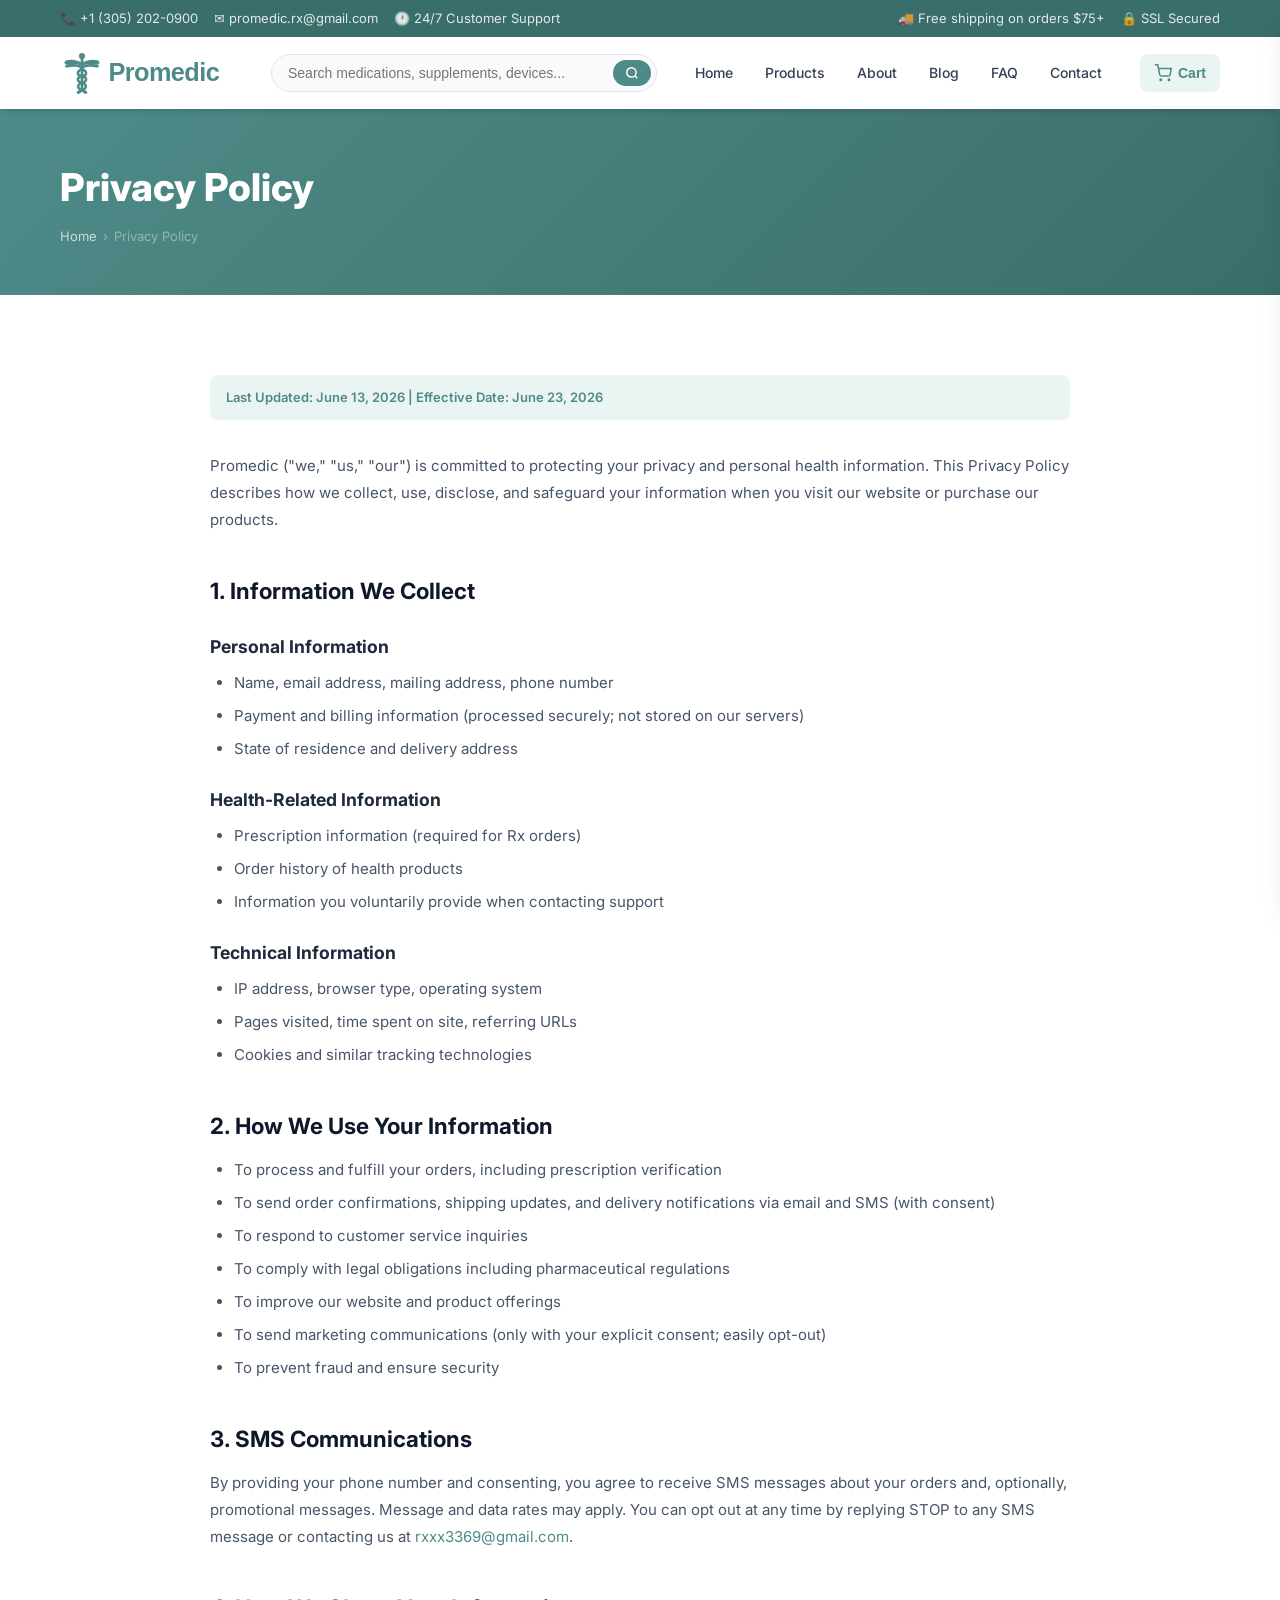
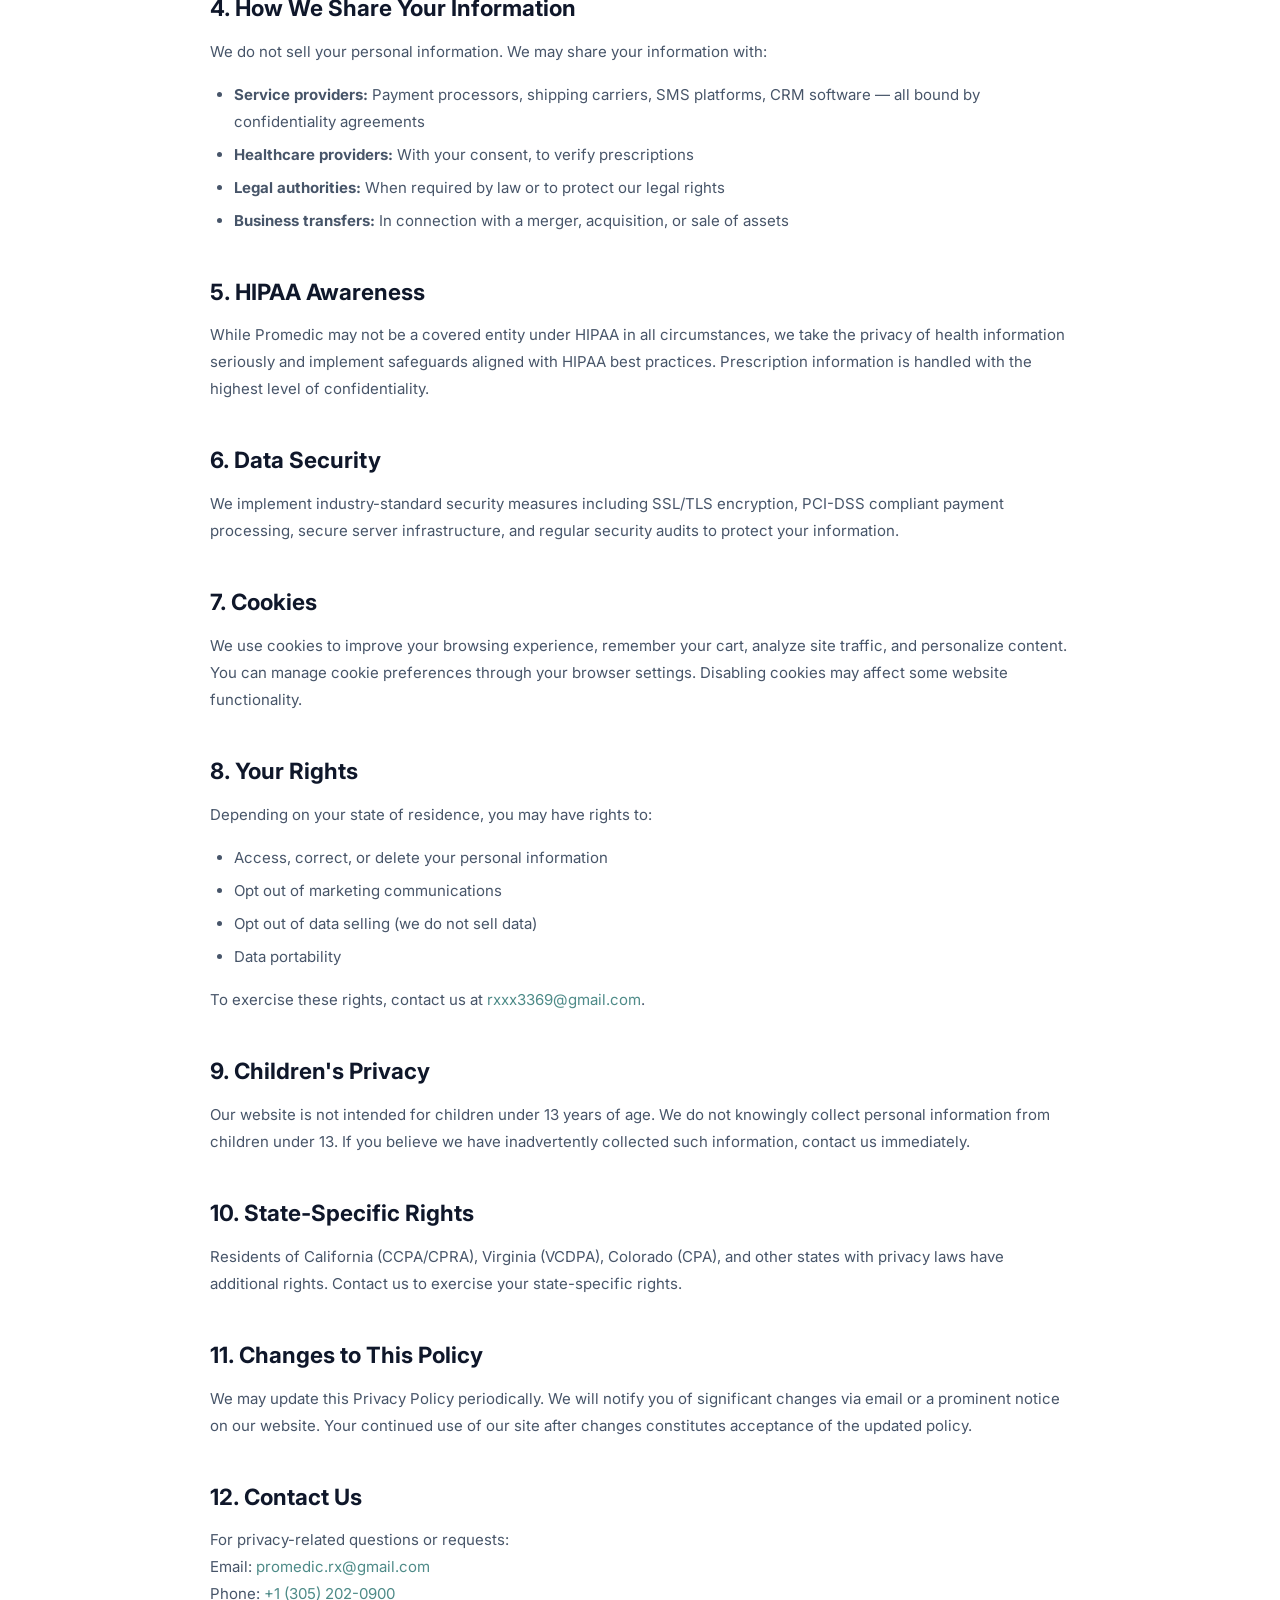
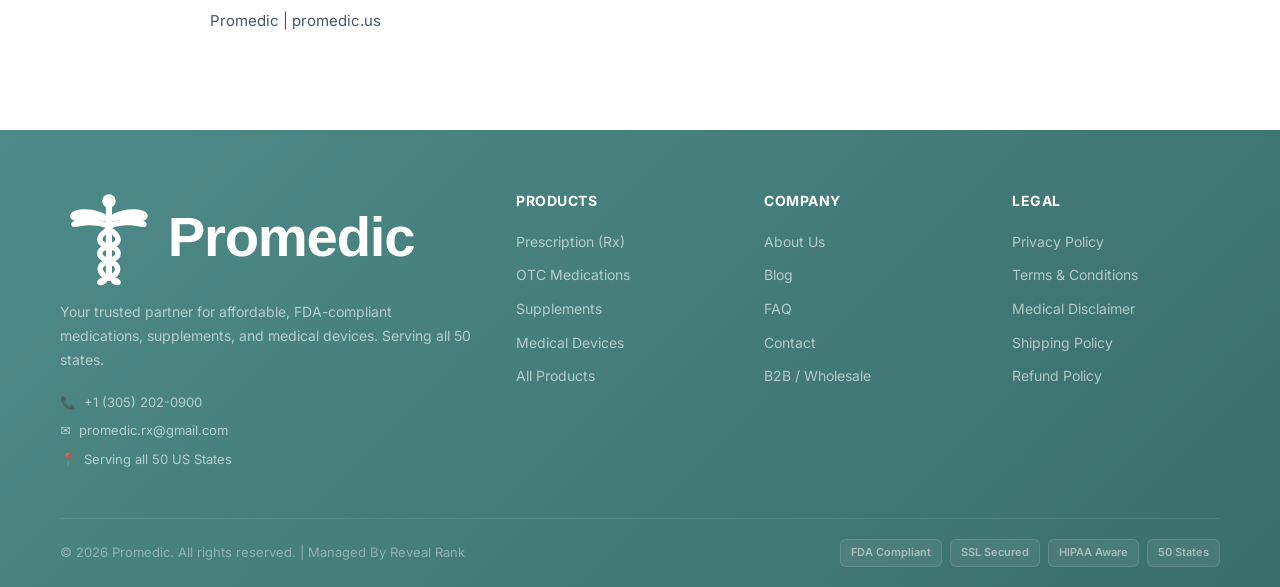
<file: privacy-policy.html>
<!DOCTYPE html>
<html lang="en">
<head>
  <meta charset="UTF-8">
  <meta name="viewport" content="width=device-width, initial-scale=1.0">
  <title>Privacy Policy | Promedic</title>
  <meta name="description" content="Promedic's Privacy Policy. Learn how we collect, use, and protect your personal and health information.">
  <link rel="preconnect" href="https://fonts.googleapis.com">
  <link href="https://fonts.googleapis.com/css2?family=Inter:wght@400;500;600;700;800&display=swap" rel="stylesheet">
  <link rel="stylesheet" href="css/style.css">
</head>
<body>
  <div id="header-placeholder"></div>
  <div id="cart-placeholder"></div>
  <div class="page-header">
    <div class="container">
      <h1>Privacy Policy</h1>
      <nav class="breadcrumb" aria-label="Breadcrumb"><a href='/'>Home</a><span>›</span><span aria-current="page">Privacy Policy</span></nav>
    </div>
  </div>
  <main id="main-content">
    <section class="section">
      <div class="container">
        <div class="legal-content">
          <div class="legal-last-updated">Last Updated: June 13, 2026 | Effective Date: June 23, 2026</div>

          <p>Promedic ("we," "us," "our") is committed to protecting your privacy and personal health information. This Privacy Policy describes how we collect, use, disclose, and safeguard your information when you visit our website or purchase our products.</p>

          <h2>1. Information We Collect</h2>
          <h3>Personal Information</h3>
          <ul>
            <li>Name, email address, mailing address, phone number</li>
            <li>Payment and billing information (processed securely; not stored on our servers)</li>
            <li>State of residence and delivery address</li>
          </ul>
          <h3>Health-Related Information</h3>
          <ul>
            <li>Prescription information (required for Rx orders)</li>
            <li>Order history of health products</li>
            <li>Information you voluntarily provide when contacting support</li>
          </ul>
          <h3>Technical Information</h3>
          <ul>
            <li>IP address, browser type, operating system</li>
            <li>Pages visited, time spent on site, referring URLs</li>
            <li>Cookies and similar tracking technologies</li>
          </ul>

          <h2>2. How We Use Your Information</h2>
          <ul>
            <li>To process and fulfill your orders, including prescription verification</li>
            <li>To send order confirmations, shipping updates, and delivery notifications via email and SMS (with consent)</li>
            <li>To respond to customer service inquiries</li>
            <li>To comply with legal obligations including pharmaceutical regulations</li>
            <li>To improve our website and product offerings</li>
            <li>To send marketing communications (only with your explicit consent; easily opt-out)</li>
            <li>To prevent fraud and ensure security</li>
          </ul>

          <h2>3. SMS Communications</h2>
          <p>By providing your phone number and consenting, you agree to receive SMS messages about your orders and, optionally, promotional messages. Message and data rates may apply. You can opt out at any time by replying STOP to any SMS message or contacting us at <a href="mailto:rxxx3369@gmail.com">rxxx3369@gmail.com</a>.</p>

          <h2>4. How We Share Your Information</h2>
          <p>We do not sell your personal information. We may share your information with:</p>
          <ul>
            <li><strong>Service providers:</strong> Payment processors, shipping carriers, SMS platforms, CRM software — all bound by confidentiality agreements</li>
            <li><strong>Healthcare providers:</strong> With your consent, to verify prescriptions</li>
            <li><strong>Legal authorities:</strong> When required by law or to protect our legal rights</li>
            <li><strong>Business transfers:</strong> In connection with a merger, acquisition, or sale of assets</li>
          </ul>

          <h2>5. HIPAA Awareness</h2>
          <p>While Promedic may not be a covered entity under HIPAA in all circumstances, we take the privacy of health information seriously and implement safeguards aligned with HIPAA best practices. Prescription information is handled with the highest level of confidentiality.</p>

          <h2>6. Data Security</h2>
          <p>We implement industry-standard security measures including SSL/TLS encryption, PCI-DSS compliant payment processing, secure server infrastructure, and regular security audits to protect your information.</p>

          <h2>7. Cookies</h2>
          <p>We use cookies to improve your browsing experience, remember your cart, analyze site traffic, and personalize content. You can manage cookie preferences through your browser settings. Disabling cookies may affect some website functionality.</p>

          <h2>8. Your Rights</h2>
          <p>Depending on your state of residence, you may have rights to:</p>
          <ul>
            <li>Access, correct, or delete your personal information</li>
            <li>Opt out of marketing communications</li>
            <li>Opt out of data selling (we do not sell data)</li>
            <li>Data portability</li>
          </ul>
          <p>To exercise these rights, contact us at <a href="mailto:rxxx3369@gmail.com">rxxx3369@gmail.com</a>.</p>

          <h2>9. Children's Privacy</h2>
          <p>Our website is not intended for children under 13 years of age. We do not knowingly collect personal information from children under 13. If you believe we have inadvertently collected such information, contact us immediately.</p>

          <h2>10. State-Specific Rights</h2>
          <p>Residents of California (CCPA/CPRA), Virginia (VCDPA), Colorado (CPA), and other states with privacy laws have additional rights. Contact us to exercise your state-specific rights.</p>

          <h2>11. Changes to This Policy</h2>
          <p>We may update this Privacy Policy periodically. We will notify you of significant changes via email or a prominent notice on our website. Your continued use of our site after changes constitutes acceptance of the updated policy.</p>

          <h2>12. Contact Us</h2>
          <p>For privacy-related questions or requests:<br>
          Email: <a href="mailto:promedic.rx@gmail.com">promedic.rx@gmail.com</a><br>
          Phone: <a href="tel:+13052020900">+1 (305) 202-0900</a><br>
          Promedic | promedic.us</p>
        </div>
      </div>
    </section>
  </main>
  <div id="footer-placeholder"></div>
  <script src="js/products-data.js"></script>
  <script src="js/layout.js"></script>
  <script src="js/main.js"></script>
</body>
</html>
</file>
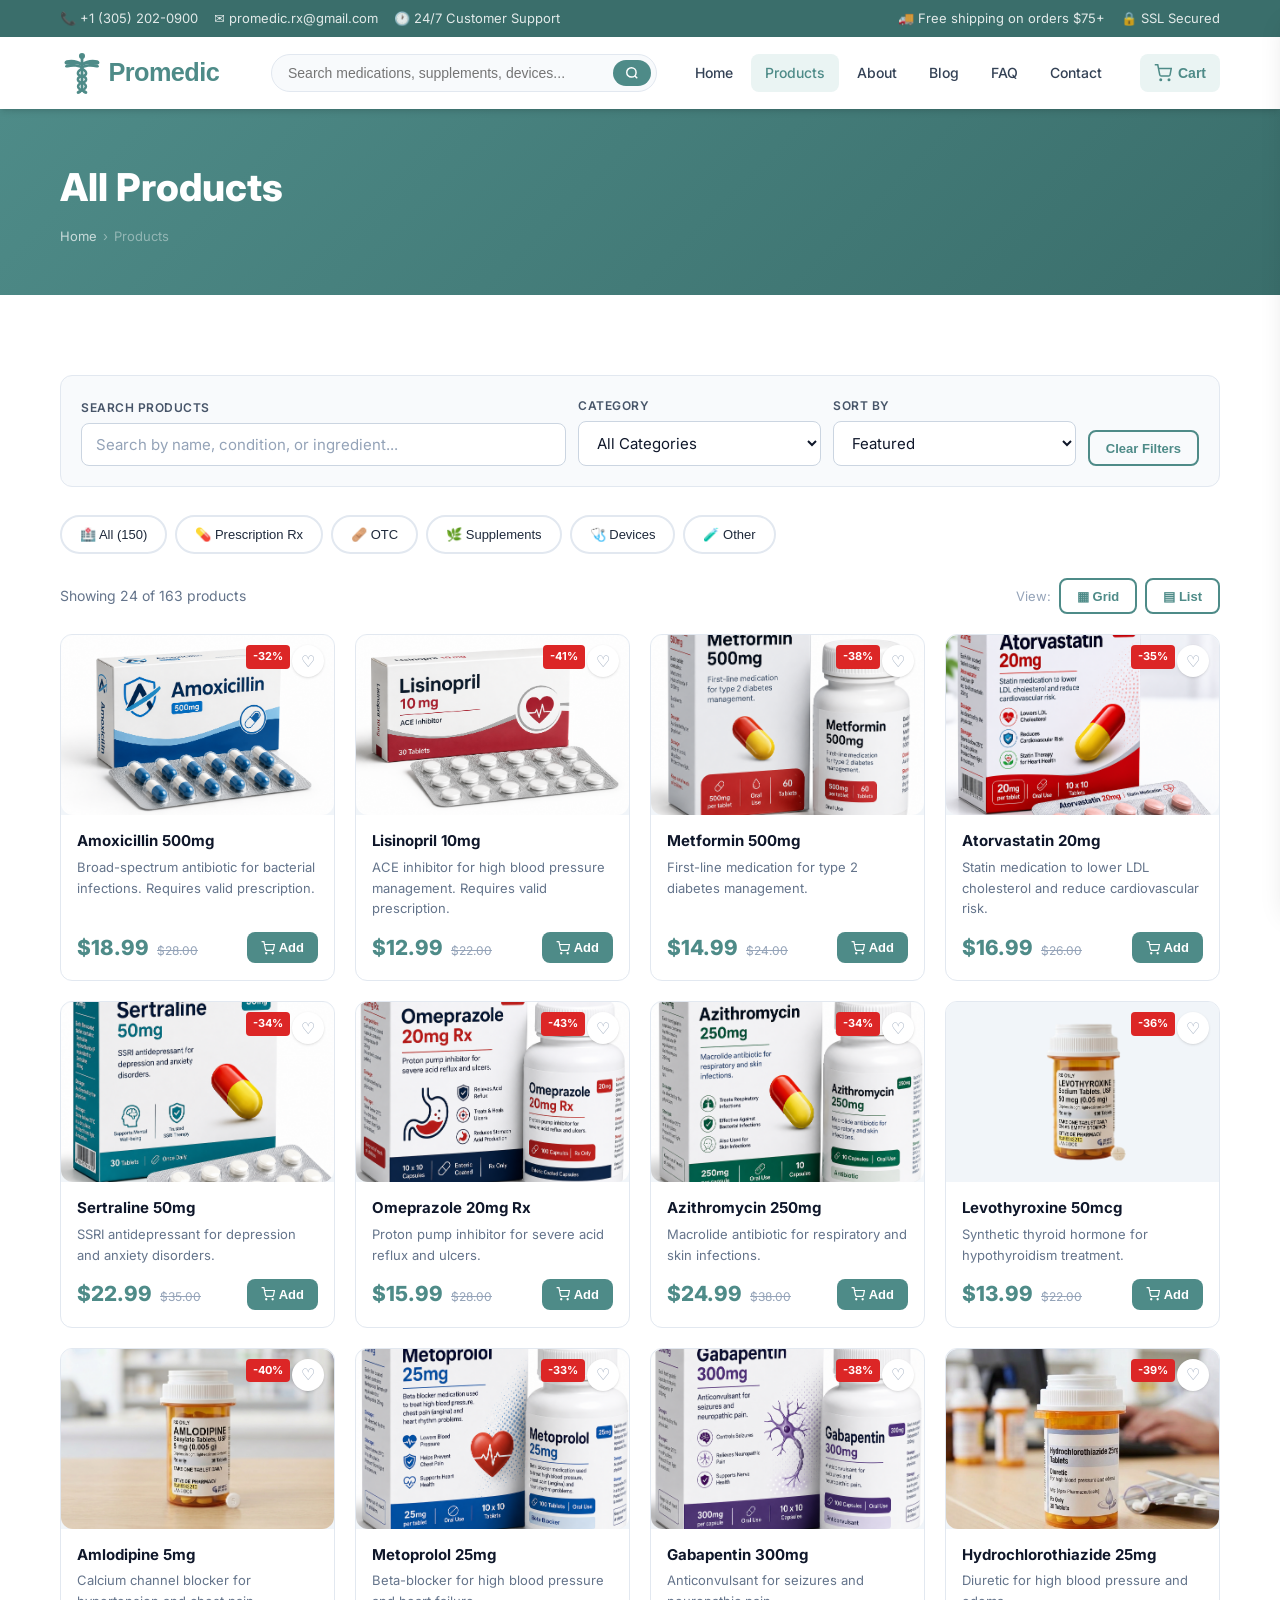
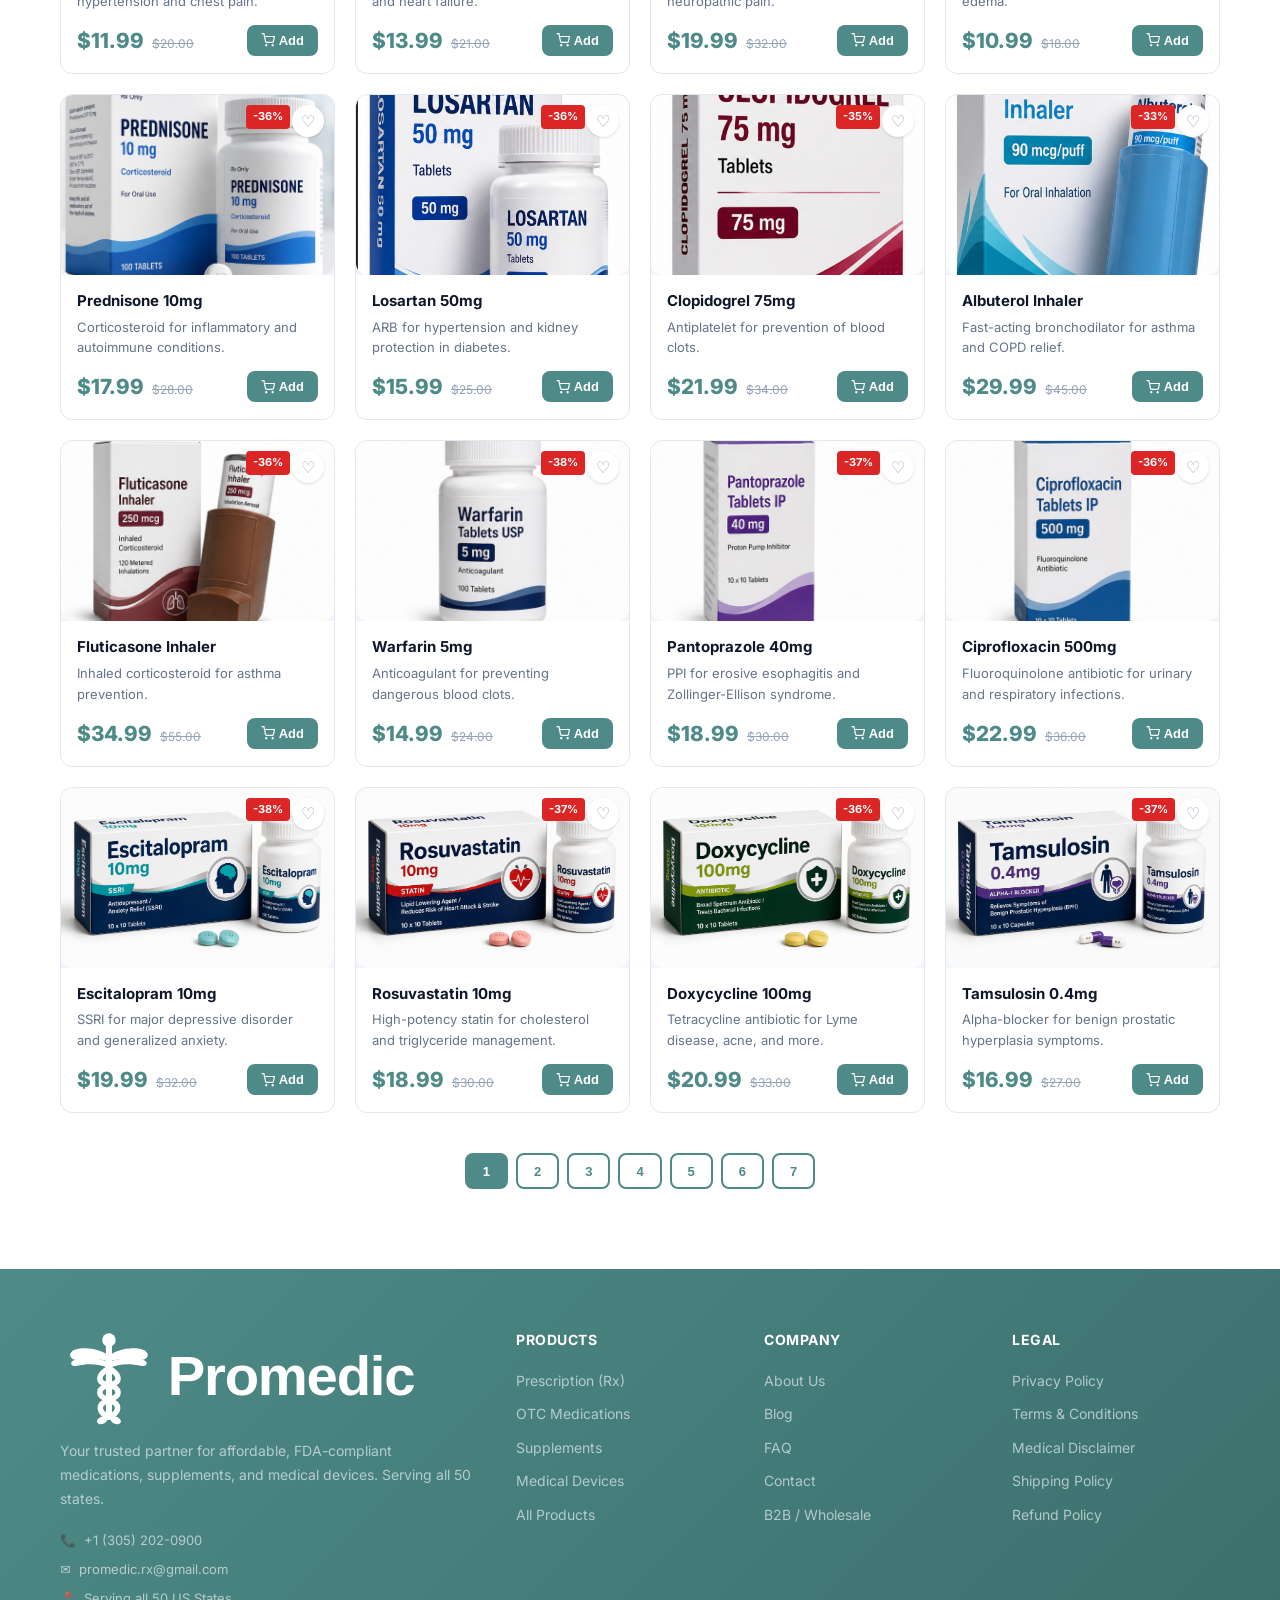
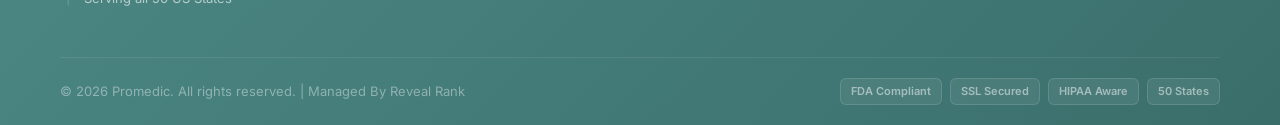
<file: products.html>
<!DOCTYPE html>
<html lang="en">
<head>
  <meta charset="UTF-8">
  <meta name="viewport" content="width=device-width, initial-scale=1.0">
  <title>All Products - Affordable Meds, Supplements & Medical Devices | Promedic</title>
  <meta name="description" content="Shop 150+ affordable medications, OTC drugs, supplements, and medical devices. Prescription (Rx), OTC, Supplements, Medical Devices. Free shipping on $75+.">
  <meta name="keywords" content="affordable meds, buy medications online, OTC drugs, supplements, medical devices, prescription medications">
  <link rel="canonical" href="https://promedic.us/products.html">
  <link rel="preconnect" href="https://fonts.googleapis.com">
  <link href="https://fonts.googleapis.com/css2?family=Inter:wght@400;500;600;700;800&display=swap" rel="stylesheet">
  <link rel="stylesheet" href="css/style.css">
  <script type="application/ld+json">
  {"@context":"https://schema.org","@type":"CollectionPage","name":"Promedic Products","description":"Shop 150+ affordable meds, OTC drugs, supplements, and medical devices.","url":"https://promedic.us/products.html"}
  </script>
</head>
<body>
  <div id="header-placeholder"></div>
  <div id="cart-placeholder"></div>

  <div class="page-header">
    <div class="container">
      <h1>All Products</h1>
      <nav class="breadcrumb" aria-label="Breadcrumb">
        <a href='/'>Home</a><span aria-hidden="true">›</span><span aria-current="page">Products</span>
      </nav>
    </div>
  </div>

  <main id="main-content">
    <section class="section">
      <div class="container">
        <!-- FILTERS -->
        <div class="filter-bar" role="search" aria-label="Filter products">
          <div class="filter-row">
            <div class="filter-group filter-search">
              <label for="product-search">Search Products</label>
              <input type="search" id="product-search" class="form-control" placeholder="Search by name, condition, or ingredient..." oninput="filterProducts()">
            </div>
            <div class="filter-group">
              <label for="cat-filter">Category</label>
              <select id="cat-filter" class="form-control" onchange="filterProducts()">
                <option value="all">All Categories</option>
                <option value="rx">Prescription (Rx)</option>
                <option value="otc">OTC Medications</option>
                <option value="supplement">Supplements</option>
                <option value="device">Medical Devices</option>
                <option value="other">Other</option>
              </select>
            </div>
            <div class="filter-group">
              <label for="sort-filter">Sort By</label>
              <select id="sort-filter" class="form-control" onchange="filterProducts()">
                <option value="default">Featured</option>
                <option value="price-asc">Price: Low to High</option>
                <option value="price-desc">Price: High to Low</option>
                <option value="rating">Best Rated</option>
                <option value="name">Name A-Z</option>
              </select>
            </div>
            <button class="btn btn-outline btn-sm" onclick="clearFilters()" style="align-self:flex-end">Clear Filters</button>
          </div>
        </div>

        <!-- CATEGORY TABS -->
        <div style="display:flex;gap:8px;flex-wrap:wrap;margin-bottom:24px" role="tablist" aria-label="Product category tabs">
          <button class="category-card" style="padding:10px 18px;text-align:left;border-radius:999px;display:inline-flex;align-items:center;gap:6px;font-size:13px" data-cat="all" onclick="selectCat('all')" role="tab" aria-selected="true">🏥 All (150)</button>
          <button class="category-card" style="padding:10px 18px;text-align:left;border-radius:999px;display:inline-flex;align-items:center;gap:6px;font-size:13px" data-cat="rx" onclick="selectCat('rx')" role="tab" aria-selected="false">💊 Prescription Rx</button>
          <button class="category-card" style="padding:10px 18px;text-align:left;border-radius:999px;display:inline-flex;align-items:center;gap:6px;font-size:13px" data-cat="otc" onclick="selectCat('otc')" role="tab" aria-selected="false">🩹 OTC</button>
          <button class="category-card" style="padding:10px 18px;text-align:left;border-radius:999px;display:inline-flex;align-items:center;gap:6px;font-size:13px" data-cat="supplement" onclick="selectCat('supplement')" role="tab" aria-selected="false">🌿 Supplements</button>
          <button class="category-card" style="padding:10px 18px;text-align:left;border-radius:999px;display:inline-flex;align-items:center;gap:6px;font-size:13px" data-cat="device" onclick="selectCat('device')" role="tab" aria-selected="false">🩺 Devices</button>
          <button class="category-card" style="padding:10px 18px;text-align:left;border-radius:999px;display:inline-flex;align-items:center;gap:6px;font-size:13px" data-cat="other" onclick="selectCat('other')" role="tab" aria-selected="false">🧪 Other</button>
        </div>

        <!-- RESULTS COUNT -->
        <div style="display:flex;justify-content:space-between;align-items:center;margin-bottom:20px;flex-wrap:wrap;gap:8px">
          <p id="results-count" style="font-size:14px;color:var(--gray-500)" aria-live="polite">Showing 150 products</p>
          <div style="display:flex;align-items:center;gap:8px">
            <span style="font-size:13px;color:var(--gray-400)">View:</span>
            <button onclick="setGrid(4)" class="btn btn-sm btn-outline" aria-label="4 column grid" id="grid-4">▦ Grid</button>
            <button onclick="setGrid(2)" class="btn btn-sm btn-outline" aria-label="2 column list" id="grid-2">▤ List</button>
          </div>
        </div>

        <!-- PRODUCTS GRID -->
        <div class="products-grid" id="products-grid" aria-label="Products"></div>

        <!-- PAGINATION -->
        <div style="display:flex;justify-content:center;gap:8px;margin-top:40px;flex-wrap:wrap" role="navigation" aria-label="Product pagination" id="pagination"></div>
      </div>
    </section>
  </main>

  <div id="footer-placeholder"></div>

  <script src="js/products-data.js"></script>
  <script src="js/layout.js"></script>
  <script src="js/main.js"></script>
  <script>
    const PAGE_SIZE = 24;
    let currentPage = 1;
    let filteredProducts = [...PROMEDIC_PRODUCTS];

    function filterProducts() {
      const q = document.getElementById('product-search').value.toLowerCase();
      const cat = document.getElementById('cat-filter').value;
      const sort = document.getElementById('sort-filter').value;

      filteredProducts = PROMEDIC_PRODUCTS.filter(p => {
        const matchCat = cat === 'all' || p.category === cat;
        const matchQ = !q || p.name.toLowerCase().includes(q) || p.desc.toLowerCase().includes(q) || p.tags.some(t => t.includes(q)) || p.subcategory.toLowerCase().includes(q);
        return matchCat && matchQ;
      });

      if (sort === 'price-asc') filteredProducts.sort((a,b) => a.price - b.price);
      else if (sort === 'price-desc') filteredProducts.sort((a,b) => b.price - a.price);
      else if (sort === 'rating') filteredProducts.sort((a,b) => b.rating - a.rating);
      else if (sort === 'name') filteredProducts.sort((a,b) => a.name.localeCompare(b.name));

      currentPage = 1;
      renderPage();
    }

    function renderPage() {
      const start = (currentPage - 1) * PAGE_SIZE;
      const end = start + PAGE_SIZE;
      const pageProducts = filteredProducts.slice(start, end);
      const grid = document.getElementById('products-grid');
      grid.innerHTML = pageProducts.length ? pageProducts.map(p => renderProductCard(p)).join('') : '<p style="grid-column:1/-1;text-align:center;color:var(--gray-400);padding:40px">No products found. Try a different search.</p>';
      document.getElementById('results-count').textContent = `Showing ${Math.min(end, filteredProducts.length)} of ${filteredProducts.length} products`;
      renderPagination();
    }

    function renderPagination() {
      const pages = Math.ceil(filteredProducts.length / PAGE_SIZE);
      const el = document.getElementById('pagination');
      if (pages <= 1) { el.innerHTML = ''; return; }
      let html = '';
      for (let i = 1; i <= pages; i++) {
        html += `<button onclick="goPage(${i})" class="btn ${i === currentPage ? 'btn-primary' : 'btn-outline'} btn-sm" aria-label="Page ${i}" aria-current="${i === currentPage ? 'page' : 'false'}">${i}</button>`;
      }
      el.innerHTML = html;
    }

    function goPage(n) { currentPage = n; renderPage(); window.scrollTo({top: 300, behavior:'smooth'}); }

    function selectCat(cat) {
      document.getElementById('cat-filter').value = cat;
      document.querySelectorAll('[data-cat]').forEach(b => { b.classList.toggle('active', b.dataset.cat === cat); b.setAttribute('aria-selected', b.dataset.cat === cat); });
      filterProducts();
    }

    function clearFilters() {
      document.getElementById('product-search').value = '';
      document.getElementById('cat-filter').value = 'all';
      document.getElementById('sort-filter').value = 'default';
      selectCat('all');
    }

    function setGrid(cols) {
      const grid = document.getElementById('products-grid');
      grid.style.gridTemplateColumns = cols === 2 ? '1fr 1fr' : '';
    }

    // Read URL params
    document.addEventListener('DOMContentLoaded', () => {
      const params = new URLSearchParams(window.location.search);
      if (params.get('cat')) { document.getElementById('cat-filter').value = params.get('cat'); selectCat(params.get('cat')); }
      if (params.get('search')) { document.getElementById('product-search').value = params.get('search'); }
      filterProducts();
    });
  </script>
</body>
</html>
</file>
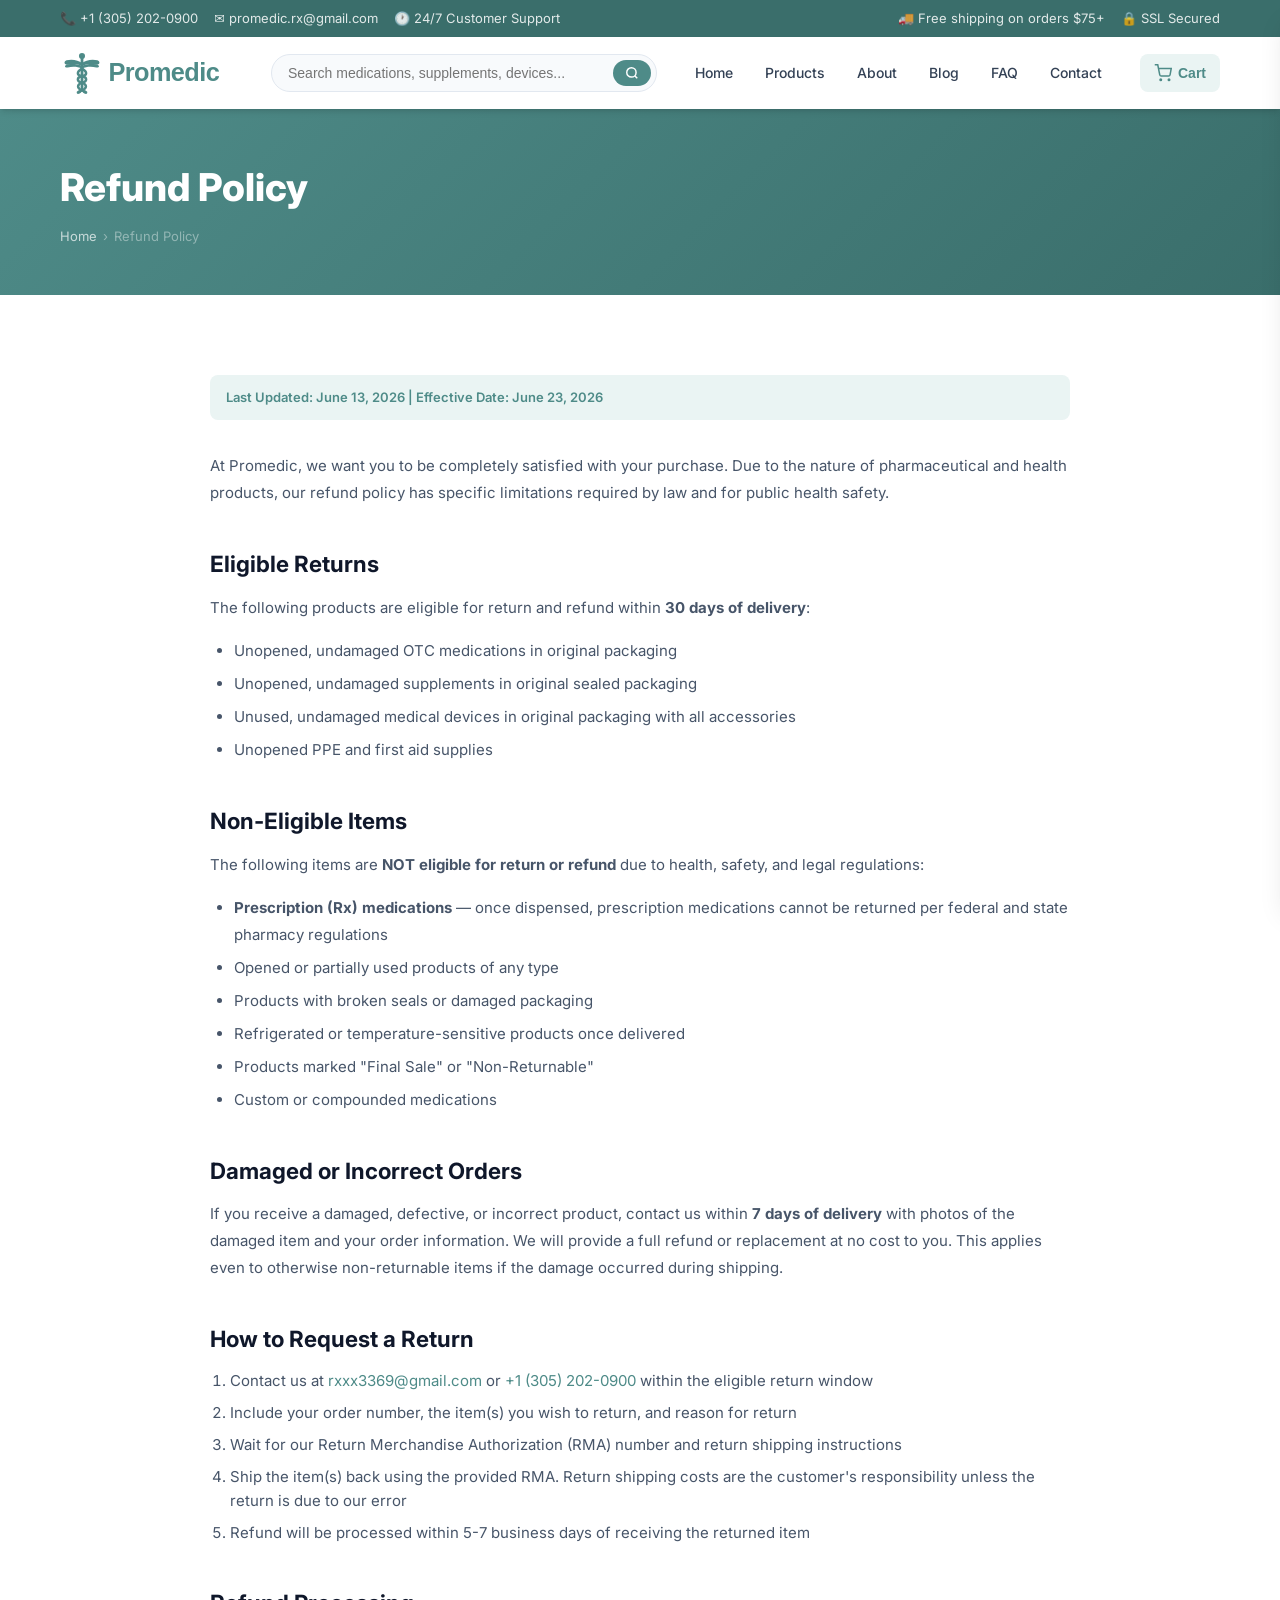
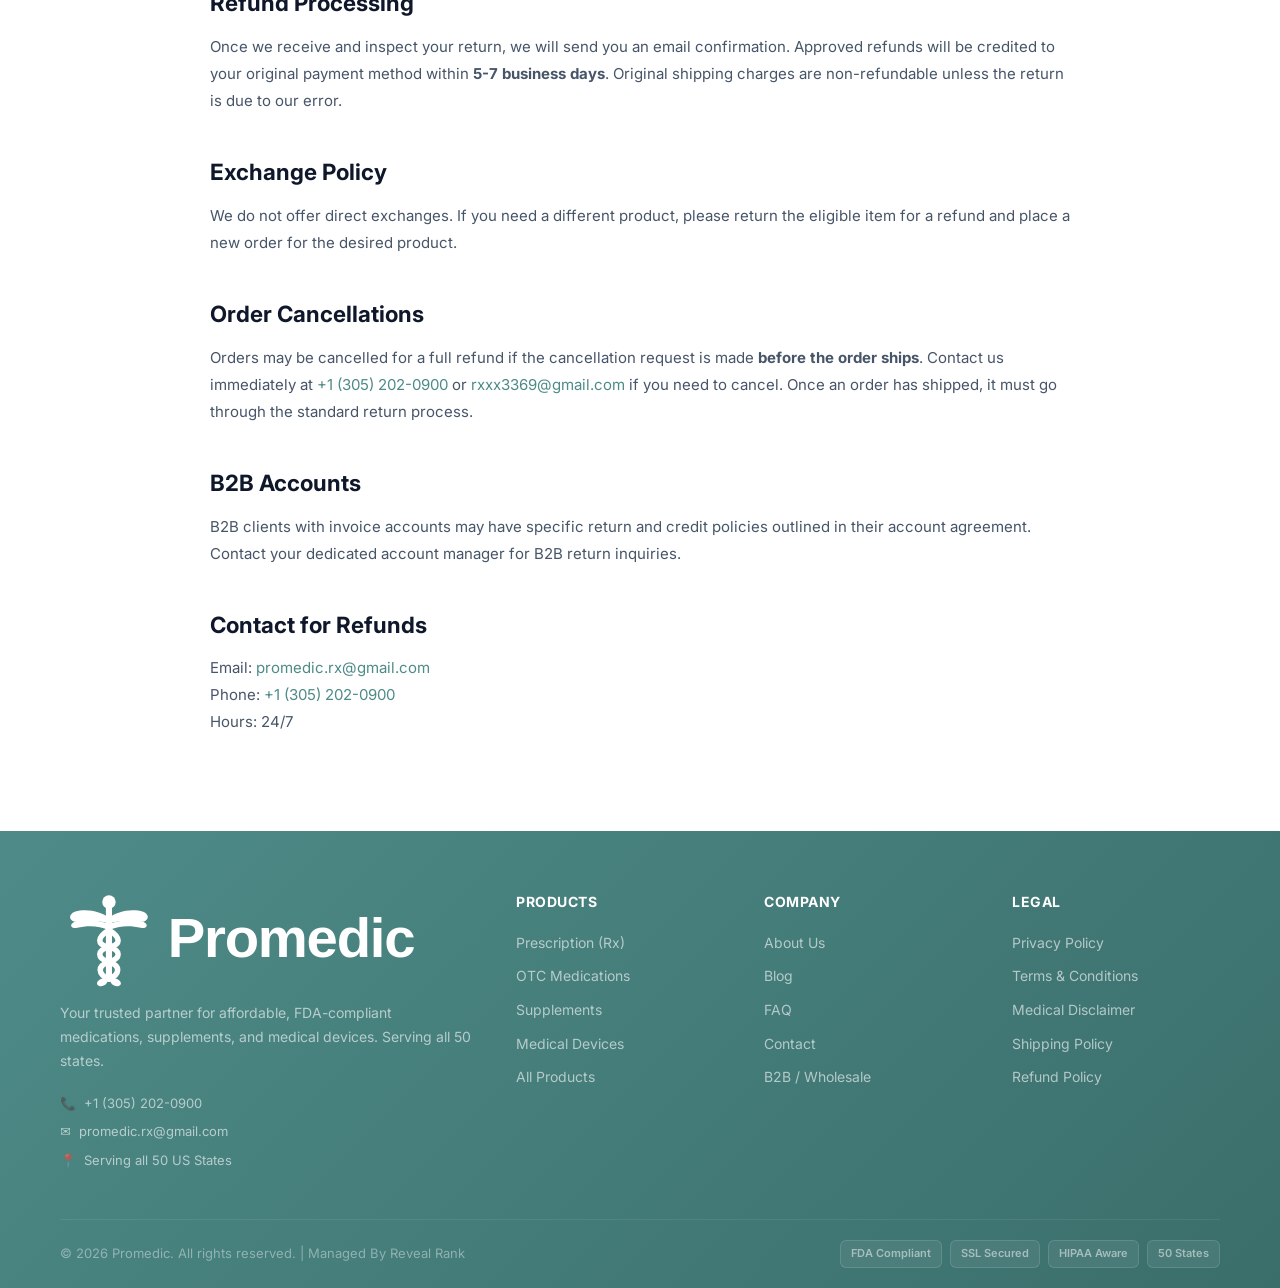
<file: refund-policy.html>
<!DOCTYPE html>
<html lang="en">
<head>
  <meta charset="UTF-8">
  <meta name="viewport" content="width=device-width, initial-scale=1.0">
  <title>Refund Policy | Promedic</title>
  <meta name="description" content="Promedic's Refund Policy. 30-day returns on eligible products. Learn what's eligible for return and how to request a refund.">
  <link rel="preconnect" href="https://fonts.googleapis.com">
  <link href="https://fonts.googleapis.com/css2?family=Inter:wght@400;500;600;700;800&display=swap" rel="stylesheet">
  <link rel="stylesheet" href="css/style.css">
</head>
<body>
  <div id="header-placeholder"></div>
  <div id="cart-placeholder"></div>
  <div class="page-header">
    <div class="container">
      <h1>Refund Policy</h1>
      <nav class="breadcrumb" aria-label="Breadcrumb"><a href='/'>Home</a><span>›</span><span aria-current="page">Refund Policy</span></nav>
    </div>
  </div>
  <main id="main-content">
    <section class="section">
      <div class="container">
        <div class="legal-content">
          <div class="legal-last-updated">Last Updated: June 13, 2026 | Effective Date: June 23, 2026</div>

          <p>At Promedic, we want you to be completely satisfied with your purchase. Due to the nature of pharmaceutical and health products, our refund policy has specific limitations required by law and for public health safety.</p>

          <h2>Eligible Returns</h2>
          <p>The following products are eligible for return and refund within <strong>30 days of delivery</strong>:</p>
          <ul>
            <li>Unopened, undamaged OTC medications in original packaging</li>
            <li>Unopened, undamaged supplements in original sealed packaging</li>
            <li>Unused, undamaged medical devices in original packaging with all accessories</li>
            <li>Unopened PPE and first aid supplies</li>
          </ul>

          <h2>Non-Eligible Items</h2>
          <p>The following items are <strong>NOT eligible for return or refund</strong> due to health, safety, and legal regulations:</p>
          <ul>
            <li><strong>Prescription (Rx) medications</strong> — once dispensed, prescription medications cannot be returned per federal and state pharmacy regulations</li>
            <li>Opened or partially used products of any type</li>
            <li>Products with broken seals or damaged packaging</li>
            <li>Refrigerated or temperature-sensitive products once delivered</li>
            <li>Products marked "Final Sale" or "Non-Returnable"</li>
            <li>Custom or compounded medications</li>
          </ul>

          <h2>Damaged or Incorrect Orders</h2>
          <p>If you receive a damaged, defective, or incorrect product, contact us within <strong>7 days of delivery</strong> with photos of the damaged item and your order information. We will provide a full refund or replacement at no cost to you. This applies even to otherwise non-returnable items if the damage occurred during shipping.</p>

          <h2>How to Request a Return</h2>
          <ol style="margin-left:20px;margin-bottom:20px">
            <li style="margin-bottom:8px;font-size:15px;color:var(--gray-600)">Contact us at <a href="mailto:rxxx3369@gmail.com">rxxx3369@gmail.com</a> or <a href="tel:+13052020900">+1 (305) 202-0900</a> within the eligible return window</li>
            <li style="margin-bottom:8px;font-size:15px;color:var(--gray-600)">Include your order number, the item(s) you wish to return, and reason for return</li>
            <li style="margin-bottom:8px;font-size:15px;color:var(--gray-600)">Wait for our Return Merchandise Authorization (RMA) number and return shipping instructions</li>
            <li style="margin-bottom:8px;font-size:15px;color:var(--gray-600)">Ship the item(s) back using the provided RMA. Return shipping costs are the customer's responsibility unless the return is due to our error</li>
            <li style="font-size:15px;color:var(--gray-600)">Refund will be processed within 5-7 business days of receiving the returned item</li>
          </ol>

          <h2>Refund Processing</h2>
          <p>Once we receive and inspect your return, we will send you an email confirmation. Approved refunds will be credited to your original payment method within <strong>5-7 business days</strong>. Original shipping charges are non-refundable unless the return is due to our error.</p>

          <h2>Exchange Policy</h2>
          <p>We do not offer direct exchanges. If you need a different product, please return the eligible item for a refund and place a new order for the desired product.</p>

          <h2>Order Cancellations</h2>
          <p>Orders may be cancelled for a full refund if the cancellation request is made <strong>before the order ships</strong>. Contact us immediately at <a href="tel:+13052020900">+1 (305) 202-0900</a> or <a href="mailto:rxxx3369@gmail.com">rxxx3369@gmail.com</a> if you need to cancel. Once an order has shipped, it must go through the standard return process.</p>

          <h2>B2B Accounts</h2>
          <p>B2B clients with invoice accounts may have specific return and credit policies outlined in their account agreement. Contact your dedicated account manager for B2B return inquiries.</p>

          <h2>Contact for Refunds</h2>
          <p>Email: <a href="mailto:promedic.rx@gmail.com">promedic.rx@gmail.com</a><br>Phone: <a href="tel:+13052020900">+1 (305) 202-0900</a><br>Hours: 24/7</p>
        </div>
      </div>
    </section>
  </main>
  <div id="footer-placeholder"></div>
  <script src="js/products-data.js"></script>
  <script src="js/layout.js"></script>
  <script src="js/main.js"></script>
</body>
</html>
</file>
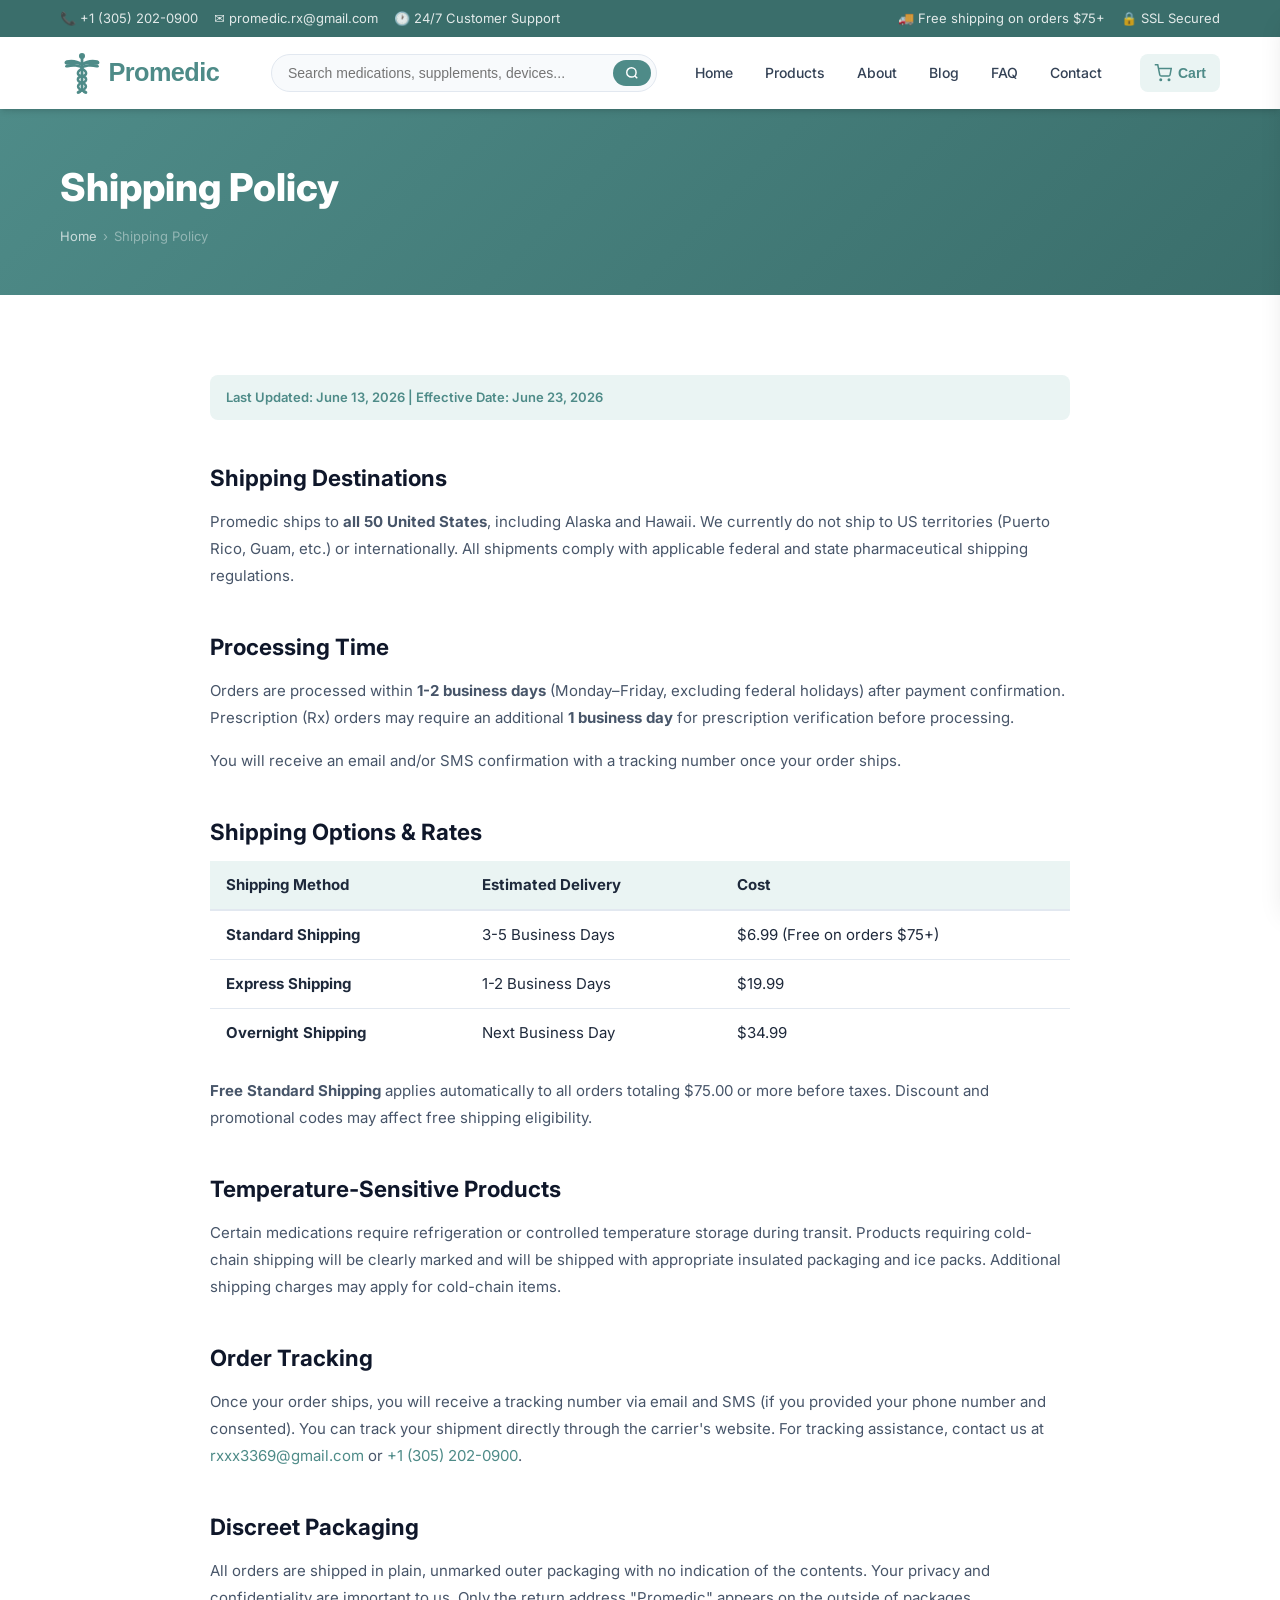
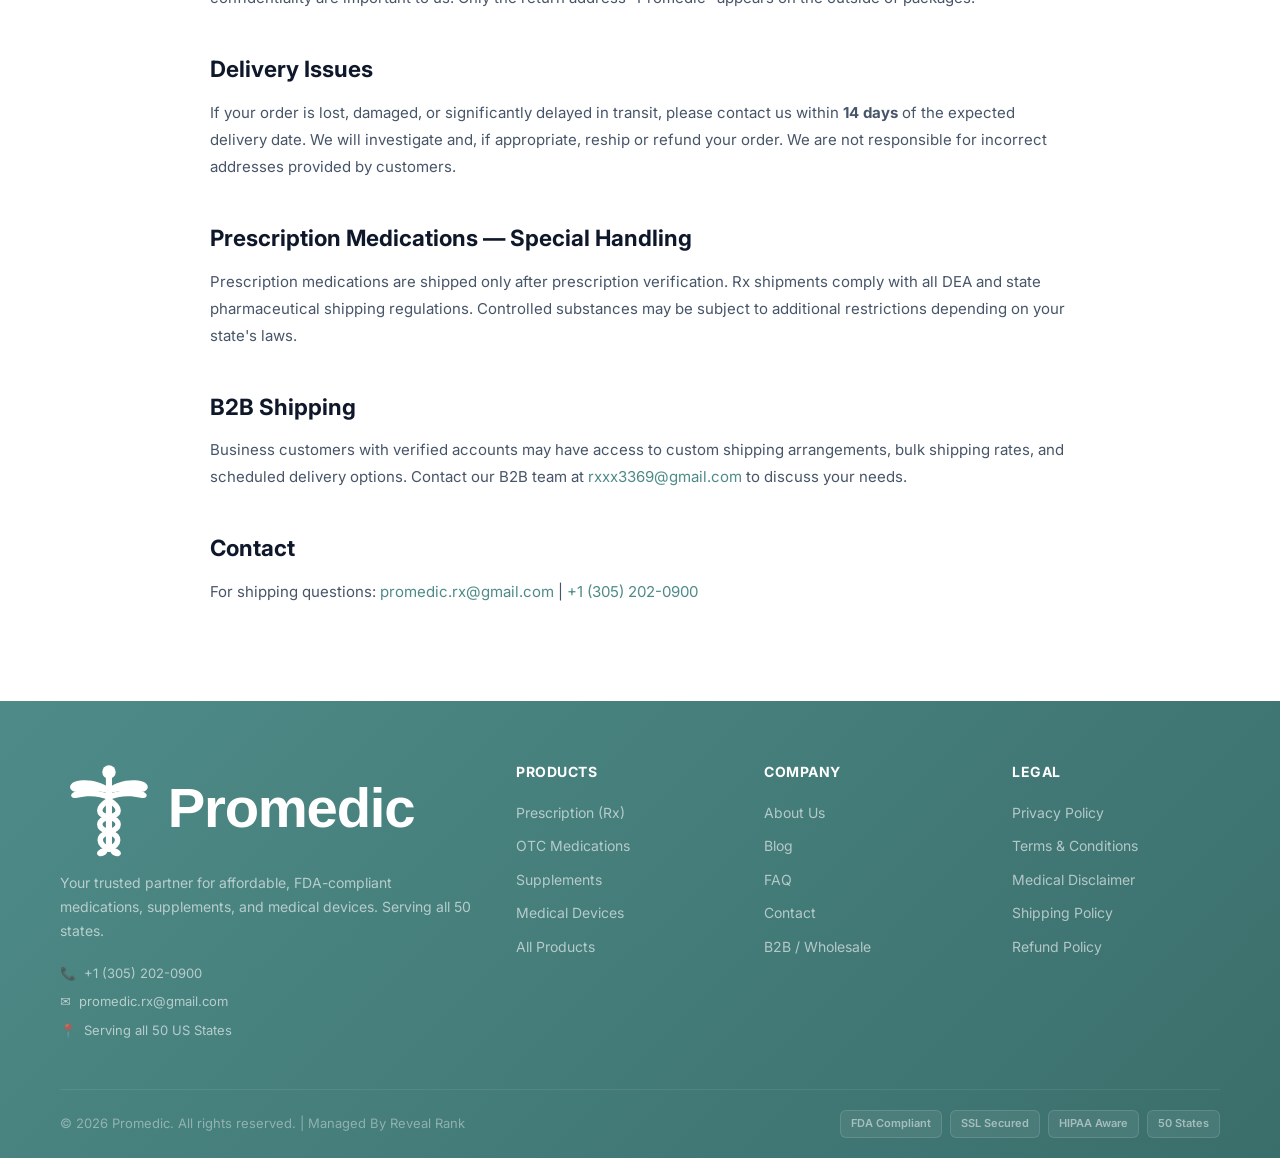
<file: shipping-policy.html>
<!DOCTYPE html>
<html lang="en">
<head>
  <meta charset="UTF-8">
  <meta name="viewport" content="width=device-width, initial-scale=1.0">
  <title>Shipping Policy | Promedic</title>
  <meta name="description" content="Promedic's Shipping Policy. Free shipping on orders $75+. Standard 3-5 days, Express 1-2 days. Ships to all 50 US states.">
  <link rel="preconnect" href="https://fonts.googleapis.com">
  <link href="https://fonts.googleapis.com/css2?family=Inter:wght@400;500;600;700;800&display=swap" rel="stylesheet">
  <link rel="stylesheet" href="css/style.css">
</head>
<body>
  <div id="header-placeholder"></div>
  <div id="cart-placeholder"></div>
  <div class="page-header">
    <div class="container">
      <h1>Shipping Policy</h1>
      <nav class="breadcrumb" aria-label="Breadcrumb"><a href='/'>Home</a><span>›</span><span aria-current="page">Shipping Policy</span></nav>
    </div>
  </div>
  <main id="main-content">
    <section class="section">
      <div class="container">
        <div class="legal-content">
          <div class="legal-last-updated">Last Updated: June 13, 2026 | Effective Date: June 23, 2026</div>

          <h2>Shipping Destinations</h2>
          <p>Promedic ships to <strong>all 50 United States</strong>, including Alaska and Hawaii. We currently do not ship to US territories (Puerto Rico, Guam, etc.) or internationally. All shipments comply with applicable federal and state pharmaceutical shipping regulations.</p>

          <h2>Processing Time</h2>
          <p>Orders are processed within <strong>1-2 business days</strong> (Monday–Friday, excluding federal holidays) after payment confirmation. Prescription (Rx) orders may require an additional <strong>1 business day</strong> for prescription verification before processing.</p>
          <p>You will receive an email and/or SMS confirmation with a tracking number once your order ships.</p>

          <h2>Shipping Options & Rates</h2>
          <div style="overflow-x:auto">
            <table style="width:100%;border-collapse:collapse;font-size:15px;margin-bottom:20px">
              <thead>
                <tr style="background:var(--primary-light)">
                  <th style="padding:12px 16px;text-align:left;font-weight:700;border-bottom:2px solid var(--gray-200)">Shipping Method</th>
                  <th style="padding:12px 16px;text-align:left;font-weight:700;border-bottom:2px solid var(--gray-200)">Estimated Delivery</th>
                  <th style="padding:12px 16px;text-align:left;font-weight:700;border-bottom:2px solid var(--gray-200)">Cost</th>
                </tr>
              </thead>
              <tbody>
                <tr style="border-bottom:1px solid var(--gray-200)">
                  <td style="padding:12px 16px"><strong>Standard Shipping</strong></td>
                  <td style="padding:12px 16px">3-5 Business Days</td>
                  <td style="padding:12px 16px">$6.99 (Free on orders $75+)</td>
                </tr>
                <tr style="border-bottom:1px solid var(--gray-200)">
                  <td style="padding:12px 16px"><strong>Express Shipping</strong></td>
                  <td style="padding:12px 16px">1-2 Business Days</td>
                  <td style="padding:12px 16px">$19.99</td>
                </tr>
                <tr>
                  <td style="padding:12px 16px"><strong>Overnight Shipping</strong></td>
                  <td style="padding:12px 16px">Next Business Day</td>
                  <td style="padding:12px 16px">$34.99</td>
                </tr>
              </tbody>
            </table>
          </div>
          <p><strong>Free Standard Shipping</strong> applies automatically to all orders totaling $75.00 or more before taxes. Discount and promotional codes may affect free shipping eligibility.</p>

          <h2>Temperature-Sensitive Products</h2>
          <p>Certain medications require refrigeration or controlled temperature storage during transit. Products requiring cold-chain shipping will be clearly marked and will be shipped with appropriate insulated packaging and ice packs. Additional shipping charges may apply for cold-chain items.</p>

          <h2>Order Tracking</h2>
          <p>Once your order ships, you will receive a tracking number via email and SMS (if you provided your phone number and consented). You can track your shipment directly through the carrier's website. For tracking assistance, contact us at <a href="mailto:rxxx3369@gmail.com">rxxx3369@gmail.com</a> or <a href="tel:+13052020900">+1 (305) 202-0900</a>.</p>

          <h2>Discreet Packaging</h2>
          <p>All orders are shipped in plain, unmarked outer packaging with no indication of the contents. Your privacy and confidentiality are important to us. Only the return address "Promedic" appears on the outside of packages.</p>

          <h2>Delivery Issues</h2>
          <p>If your order is lost, damaged, or significantly delayed in transit, please contact us within <strong>14 days</strong> of the expected delivery date. We will investigate and, if appropriate, reship or refund your order. We are not responsible for incorrect addresses provided by customers.</p>

          <h2>Prescription Medications — Special Handling</h2>
          <p>Prescription medications are shipped only after prescription verification. Rx shipments comply with all DEA and state pharmaceutical shipping regulations. Controlled substances may be subject to additional restrictions depending on your state's laws.</p>

          <h2>B2B Shipping</h2>
          <p>Business customers with verified accounts may have access to custom shipping arrangements, bulk shipping rates, and scheduled delivery options. Contact our B2B team at <a href="mailto:rxxx3369@gmail.com">rxxx3369@gmail.com</a> to discuss your needs.</p>

          <h2>Contact</h2>
          <p>For shipping questions: <a href="mailto:promedic.rx@gmail.com">promedic.rx@gmail.com</a> | <a href="tel:+13052020900">+1 (305) 202-0900</a></p>
        </div>
      </div>
    </section>
  </main>
  <div id="footer-placeholder"></div>
  <script src="js/products-data.js"></script>
  <script src="js/layout.js"></script>
  <script src="js/main.js"></script>
</body>
</html>
</file>
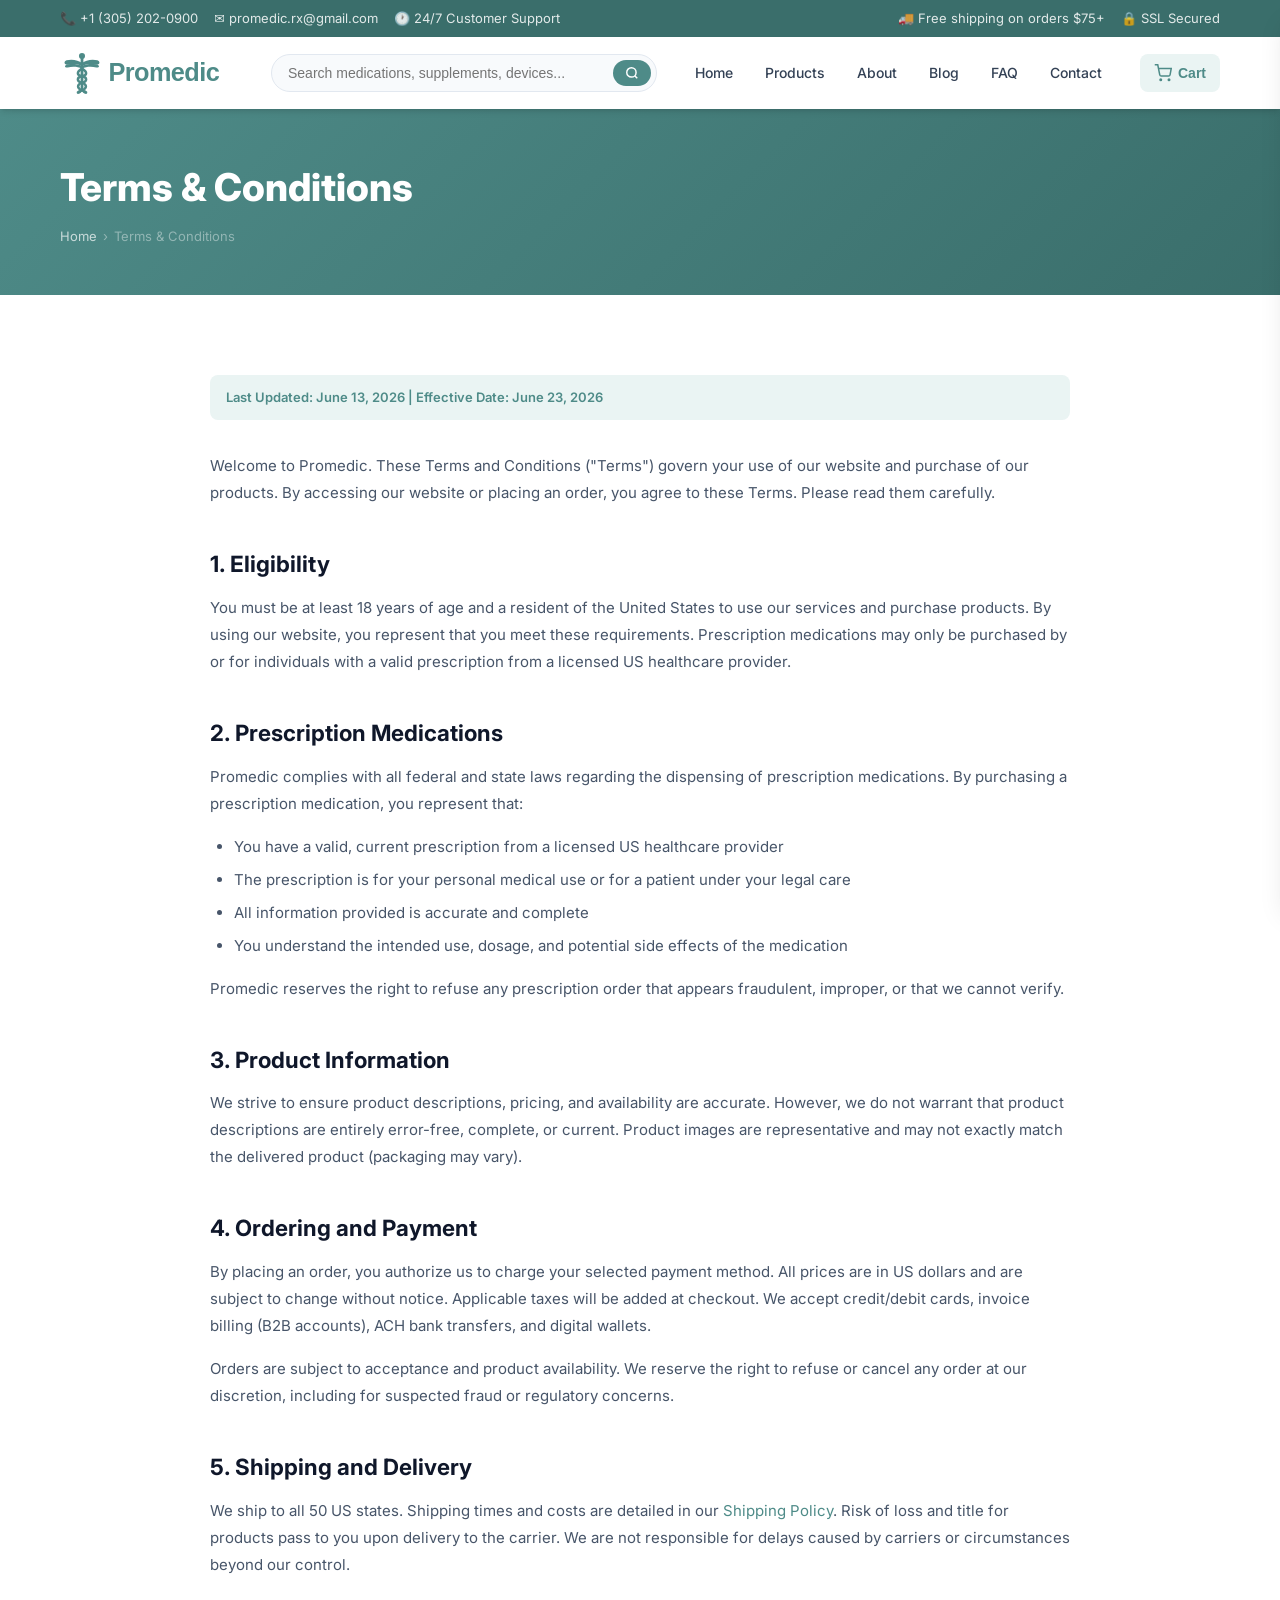
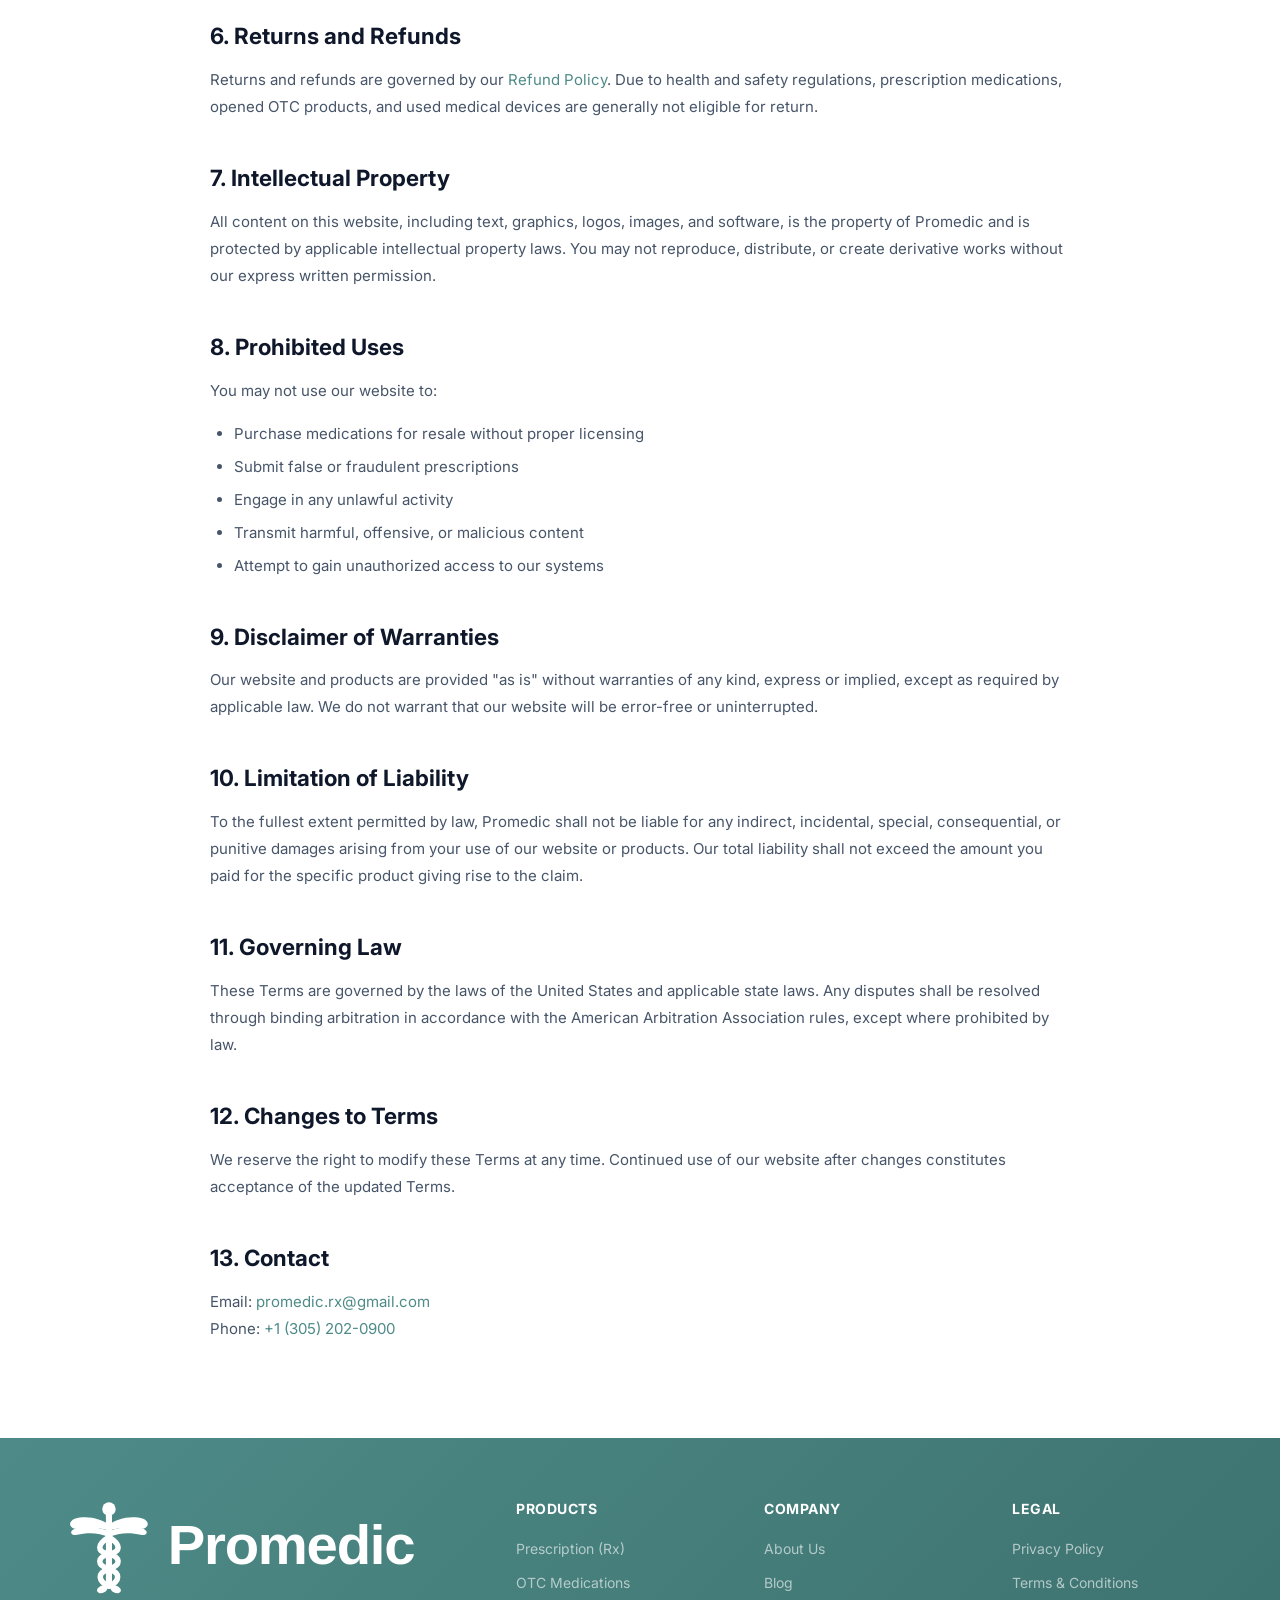
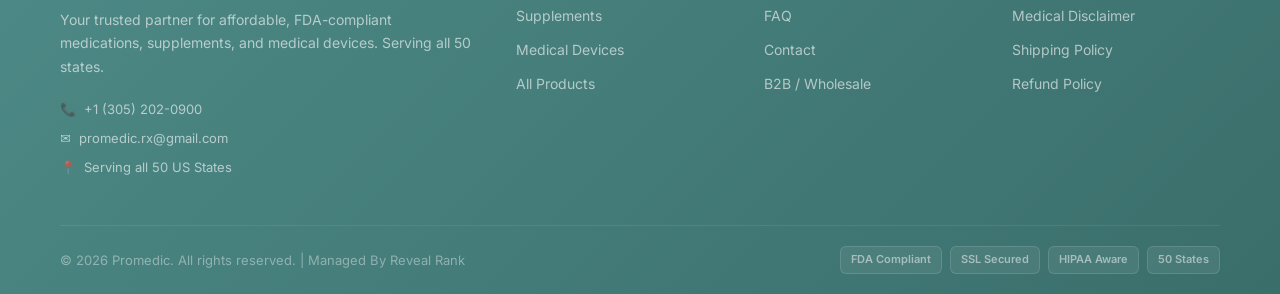
<file: terms.html>
<!DOCTYPE html>
<html lang="en">
<head>
  <meta charset="UTF-8">
  <meta name="viewport" content="width=device-width, initial-scale=1.0">
  <title>Terms & Conditions | Promedic</title>
  <meta name="description" content="Promedic's Terms and Conditions. Read our terms of service for purchasing medications, supplements, and medical devices.">
  <link rel="preconnect" href="https://fonts.googleapis.com">
  <link href="https://fonts.googleapis.com/css2?family=Inter:wght@400;500;600;700;800&display=swap" rel="stylesheet">
  <link rel="stylesheet" href="css/style.css">
</head>
<body>
  <div id="header-placeholder"></div>
  <div id="cart-placeholder"></div>
  <div class="page-header">
    <div class="container">
      <h1>Terms &amp; Conditions</h1>
      <nav class="breadcrumb" aria-label="Breadcrumb"><a href='/'>Home</a><span>›</span><span aria-current="page">Terms & Conditions</span></nav>
    </div>
  </div>
  <main id="main-content">
    <section class="section">
      <div class="container">
        <div class="legal-content">
          <div class="legal-last-updated">Last Updated: June 13, 2026 | Effective Date: June 23, 2026</div>

          <p>Welcome to Promedic. These Terms and Conditions ("Terms") govern your use of our website and purchase of our products. By accessing our website or placing an order, you agree to these Terms. Please read them carefully.</p>

          <h2>1. Eligibility</h2>
          <p>You must be at least 18 years of age and a resident of the United States to use our services and purchase products. By using our website, you represent that you meet these requirements. Prescription medications may only be purchased by or for individuals with a valid prescription from a licensed US healthcare provider.</p>

          <h2>2. Prescription Medications</h2>
          <p>Promedic complies with all federal and state laws regarding the dispensing of prescription medications. By purchasing a prescription medication, you represent that:</p>
          <ul>
            <li>You have a valid, current prescription from a licensed US healthcare provider</li>
            <li>The prescription is for your personal medical use or for a patient under your legal care</li>
            <li>All information provided is accurate and complete</li>
            <li>You understand the intended use, dosage, and potential side effects of the medication</li>
          </ul>
          <p>Promedic reserves the right to refuse any prescription order that appears fraudulent, improper, or that we cannot verify.</p>

          <h2>3. Product Information</h2>
          <p>We strive to ensure product descriptions, pricing, and availability are accurate. However, we do not warrant that product descriptions are entirely error-free, complete, or current. Product images are representative and may not exactly match the delivered product (packaging may vary).</p>

          <h2>4. Ordering and Payment</h2>
          <p>By placing an order, you authorize us to charge your selected payment method. All prices are in US dollars and are subject to change without notice. Applicable taxes will be added at checkout. We accept credit/debit cards, invoice billing (B2B accounts), ACH bank transfers, and digital wallets.</p>
          <p>Orders are subject to acceptance and product availability. We reserve the right to refuse or cancel any order at our discretion, including for suspected fraud or regulatory concerns.</p>

          <h2>5. Shipping and Delivery</h2>
          <p>We ship to all 50 US states. Shipping times and costs are detailed in our <a href='/shipping-policy'>Shipping Policy</a>. Risk of loss and title for products pass to you upon delivery to the carrier. We are not responsible for delays caused by carriers or circumstances beyond our control.</p>

          <h2>6. Returns and Refunds</h2>
          <p>Returns and refunds are governed by our <a href='/refund-policy'>Refund Policy</a>. Due to health and safety regulations, prescription medications, opened OTC products, and used medical devices are generally not eligible for return.</p>

          <h2>7. Intellectual Property</h2>
          <p>All content on this website, including text, graphics, logos, images, and software, is the property of Promedic and is protected by applicable intellectual property laws. You may not reproduce, distribute, or create derivative works without our express written permission.</p>

          <h2>8. Prohibited Uses</h2>
          <p>You may not use our website to:</p>
          <ul>
            <li>Purchase medications for resale without proper licensing</li>
            <li>Submit false or fraudulent prescriptions</li>
            <li>Engage in any unlawful activity</li>
            <li>Transmit harmful, offensive, or malicious content</li>
            <li>Attempt to gain unauthorized access to our systems</li>
          </ul>

          <h2>9. Disclaimer of Warranties</h2>
          <p>Our website and products are provided "as is" without warranties of any kind, express or implied, except as required by applicable law. We do not warrant that our website will be error-free or uninterrupted.</p>

          <h2>10. Limitation of Liability</h2>
          <p>To the fullest extent permitted by law, Promedic shall not be liable for any indirect, incidental, special, consequential, or punitive damages arising from your use of our website or products. Our total liability shall not exceed the amount you paid for the specific product giving rise to the claim.</p>

          <h2>11. Governing Law</h2>
          <p>These Terms are governed by the laws of the United States and applicable state laws. Any disputes shall be resolved through binding arbitration in accordance with the American Arbitration Association rules, except where prohibited by law.</p>

          <h2>12. Changes to Terms</h2>
          <p>We reserve the right to modify these Terms at any time. Continued use of our website after changes constitutes acceptance of the updated Terms.</p>

          <h2>13. Contact</h2>
          <p>Email: <a href="mailto:promedic.rx@gmail.com">promedic.rx@gmail.com</a><br>Phone: <a href="tel:+13052020900">+1 (305) 202-0900</a></p>
        </div>
      </div>
    </section>
  </main>
  <div id="footer-placeholder"></div>
  <script src="js/products-data.js"></script>
  <script src="js/layout.js"></script>
  <script src="js/main.js"></script>
</body>
</html>
</file>
<file: css/style.css>
/* ============================================
   Promedic - Main Stylesheet
   AI-agent friendly, accessible, semantic CSS
   ============================================ */

:root {
  --primary: #4E8B88;
  --primary-dark: #3a6e6b;
  --primary-light: #eaf4f3;
  --secondary: #4E8B88;
  --secondary-dark: #3a6e6b;
  --accent: #FF6B35;
  --white: #ffffff;
  --gray-50: #f8fafc;
  --gray-100: #f1f5f9;
  --gray-200: #e2e8f0;
  --gray-300: #cbd5e1;
  --gray-400: #94a3b8;
  --gray-500: #64748b;
  --gray-600: #475569;
  --gray-700: #334155;
  --gray-800: #1e293b;
  --gray-900: #0f172a;
  --red: #dc2626;
  --font-sans: 'Inter', system-ui, -apple-system, BlinkMacSystemFont, 'Segoe UI', sans-serif;
  --shadow-sm: 0 1px 2px 0 rgb(0 0 0 / 0.05);
  --shadow: 0 1px 3px 0 rgb(0 0 0 / 0.1), 0 1px 2px -1px rgb(0 0 0 / 0.1);
  --shadow-md: 0 4px 6px -1px rgb(0 0 0 / 0.1), 0 2px 4px -2px rgb(0 0 0 / 0.1);
  --shadow-lg: 0 10px 15px -3px rgb(0 0 0 / 0.1), 0 4px 6px -4px rgb(0 0 0 / 0.1);
  --shadow-xl: 0 20px 25px -5px rgb(0 0 0 / 0.1), 0 8px 10px -6px rgb(0 0 0 / 0.1);
  --radius: 8px;
  --radius-lg: 12px;
  --radius-xl: 16px;
}

* { box-sizing: border-box; margin: 0; padding: 0; }

html { scroll-behavior: smooth; }

body {
  font-family: var(--font-sans);
  color: var(--gray-800);
  background: var(--white);
  line-height: 1.6;
  font-size: 16px;
}

a { color: var(--primary); text-decoration: none; transition: color 0.2s; }
a:hover { color: var(--primary-dark); }
a:focus-visible { outline: 3px solid var(--primary); outline-offset: 2px; border-radius: 2px; }

img { max-width: 100%; height: auto; display: block; }

ul { list-style: none; }

/* ============ UTILITIES ============ */
.container { max-width: 1200px; margin: 0 auto; padding: 0 20px; }
.container-wide { max-width: 1400px; margin: 0 auto; padding: 0 20px; }
.section { padding: 80px 0; }
.section-sm { padding: 48px 0; }
.text-center { text-align: center; }
.text-primary { color: var(--primary); }
.text-secondary { color: var(--secondary); }
.text-muted { color: var(--gray-500); }
.font-bold { font-weight: 700; }
.visually-hidden { position: absolute; width: 1px; height: 1px; overflow: hidden; clip: rect(0,0,0,0); }

.badge {
  display: inline-flex; align-items: center; gap: 4px;
  padding: 3px 10px; border-radius: 999px; font-size: 12px; font-weight: 600;
  text-transform: uppercase; letter-spacing: 0.5px;
}
.badge-rx { background: #fff3f3; color: var(--red); }
.badge-otc { background: #f0fdf4; color: var(--secondary-dark); }
.badge-supplement { background: #fff7ed; color: #c2410c; }
.badge-device { background: #eff6ff; color: var(--primary); }

/* ============ BUTTONS ============ */
.btn {
  display: inline-flex; align-items: center; justify-content: center; gap: 8px;
  padding: 12px 24px; border-radius: var(--radius); font-size: 15px; font-weight: 600;
  cursor: pointer; border: 2px solid transparent; transition: all 0.2s; text-decoration: none;
  min-height: 44px; /* accessibility min touch target */
}
.btn:focus-visible { outline: 3px solid var(--primary); outline-offset: 2px; }

.btn-primary { background: var(--primary); color: var(--white); border-color: var(--primary); }
.btn-primary:hover { background: var(--primary-dark); border-color: var(--primary-dark); color: var(--white); }

.btn-secondary { background: var(--secondary); color: var(--white); border-color: var(--secondary); }
.btn-secondary:hover { background: var(--secondary-dark); border-color: var(--secondary-dark); color: var(--white); }

.btn-outline { background: transparent; color: var(--primary); border-color: var(--primary); }
.btn-outline:hover { background: var(--primary); color: var(--white); }

.btn-outline-white { background: transparent; color: var(--white); border-color: var(--white); }
.btn-outline-white:hover { background: var(--white); color: var(--primary); }

.btn-sm { padding: 8px 16px; font-size: 13px; min-height: 36px; }
.btn-lg { padding: 16px 32px; font-size: 17px; min-height: 52px; }
.btn-full { width: 100%; }

/* ============ SECTION TITLES ============ */
.section-title {
  font-size: clamp(1.75rem, 3vw, 2.5rem);
  font-weight: 700; color: var(--gray-900); margin-bottom: 12px; line-height: 1.2;
}
.section-subtitle {
  font-size: 1.1rem; color: var(--gray-500); max-width: 600px;
  margin: 0 auto 48px;
}

/* ============ TOP BAR ============ */
.top-bar {
  background: var(--primary-dark); color: rgba(255,255,255,0.85);
  font-size: 13px; padding: 8px 0;
}
.top-bar .container { display: flex; justify-content: space-between; align-items: center; flex-wrap: wrap; gap: 8px; }
.top-bar a { color: rgba(255,255,255,0.85); }
.top-bar a:hover { color: var(--white); }
.top-bar-left, .top-bar-right { display: flex; align-items: center; gap: 16px; }

/* ============ HEADER / NAV ============ */
header {
  position: sticky; top: 0; z-index: 1000;
  background: var(--white); box-shadow: var(--shadow-md);
}
.nav-wrapper { display: flex; align-items: center; gap: 24px; padding: 14px 0; }

.logo { display: flex; align-items: center; text-decoration: none; flex-shrink: 0; }
.logo img { height: 44px; width: auto; display: block; }

.nav-search {
  flex: 1; max-width: 420px; position: relative;
}
.nav-search input {
  width: 100%; padding: 10px 44px 10px 16px; border: 1.5px solid var(--gray-200);
  border-radius: 999px; font-size: 14px; background: var(--gray-50);
  transition: border-color 0.2s, box-shadow 0.2s;
}
.nav-search input:focus { outline: none; border-color: var(--primary); box-shadow: 0 0 0 3px rgba(78,139,136,0.15); }
.nav-search button {
  position: absolute; right: 6px; top: 50%; transform: translateY(-50%);
  background: var(--primary); border: none; border-radius: 999px; padding: 6px 12px;
  cursor: pointer; display: flex; align-items: center; color: white;
}

.main-nav { display: flex; align-items: center; gap: 4px; margin-left: auto; }
.main-nav a {
  padding: 8px 14px; border-radius: var(--radius); font-size: 14px; font-weight: 500;
  color: var(--gray-700); white-space: nowrap; transition: all 0.2s;
}
.main-nav a:hover, .main-nav a.active { background: var(--primary-light); color: var(--primary); }

.nav-actions { display: flex; align-items: center; gap: 8px; flex-shrink: 0; }
.nav-cart-btn {
  position: relative; background: var(--primary-light); border: none; border-radius: var(--radius);
  padding: 10px 14px; cursor: pointer; display: flex; align-items: center; gap: 6px;
  font-size: 14px; font-weight: 600; color: var(--primary); transition: all 0.2s;
}
.nav-cart-btn:hover { background: var(--primary); color: white; }
.cart-count {
  position: absolute; top: -6px; right: -6px; background: var(--accent);
  color: white; font-size: 11px; font-weight: 700; min-width: 18px; height: 18px;
  border-radius: 999px; display: flex; align-items: center; justify-content: center; padding: 0 4px;
}

.hamburger {
  display: none; background: none; border: none; cursor: pointer;
  padding: 8px; border-radius: var(--radius); color: var(--gray-700);
}
.hamburger:hover { background: var(--gray-100); }

/* ============ HERO ============ */
.hero {
  background: linear-gradient(135deg, #4E8B88 0%, #3a6e6b 50%, #2d5654 100%);
  color: white; padding: 80px 0 60px; position: relative; overflow: hidden;
}
.hero::before {
  content: ''; position: absolute; top: -100px; right: -100px;
  width: 600px; height: 600px; background: rgba(255,255,255,0.03);
  border-radius: 50%;
}
.hero::after {
  content: ''; position: absolute; bottom: -150px; left: -50px;
  width: 400px; height: 400px; background: rgba(78,139,136,0.12);
  border-radius: 50%;
}
.hero .container { position: relative; z-index: 1; }
.hero-grid { display: grid; grid-template-columns: 1fr 1fr; gap: 64px; align-items: center; }
.hero-eyebrow {
  display: inline-flex; align-items: center; gap: 8px;
  background: rgba(255,255,255,0.1); border: 1px solid rgba(255,255,255,0.2);
  border-radius: 999px; padding: 6px 14px; font-size: 13px; font-weight: 600;
  letter-spacing: 0.5px; text-transform: uppercase; margin-bottom: 20px;
}
.hero h1 {
  font-size: clamp(2rem, 4vw, 3.5rem); font-weight: 800; line-height: 1.1;
  margin-bottom: 20px; letter-spacing: -1px;
}
.hero h1 .highlight { color: #7dd3fc; }
.hero-desc { font-size: 1.1rem; color: rgba(255,255,255,0.8); margin-bottom: 32px; max-width: 500px; }
.hero-actions { display: flex; gap: 12px; flex-wrap: wrap; margin-bottom: 40px; }
.hero-stats { display: flex; gap: 32px; flex-wrap: wrap; }
.hero-stat strong { display: block; font-size: 1.75rem; font-weight: 800; }
.hero-stat span { font-size: 13px; color: rgba(255,255,255,0.7); }

.hero-visual {
  display: grid; grid-template-columns: 1fr 1fr; gap: 16px;
}
.hero-card {
  background: rgba(255,255,255,0.08); backdrop-filter: blur(10px);
  border: 1px solid rgba(255,255,255,0.15); border-radius: var(--radius-xl);
  padding: 20px; transition: transform 0.2s;
}
.hero-card:hover { transform: translateY(-4px); }
.hero-card-icon {
  width: 48px; height: 48px; border-radius: var(--radius); margin-bottom: 12px;
  display: flex; align-items: center; justify-content: center; font-size: 22px;
}
.hero-card h3 { font-size: 14px; font-weight: 600; margin-bottom: 4px; }
.hero-card p { font-size: 12px; color: rgba(255,255,255,0.6); }

/* ============ TRUST BAR ============ */
.trust-bar { background: var(--gray-50); border-bottom: 1px solid var(--gray-200); padding: 20px 0; }
.trust-bar .container { display: flex; justify-content: center; align-items: center; gap: 40px; flex-wrap: wrap; }
.trust-item { display: flex; align-items: center; gap: 8px; font-size: 14px; font-weight: 500; color: var(--gray-600); }
.trust-item svg { color: var(--secondary); flex-shrink: 0; }

/* ============ CATEGORY CARDS ============ */
.category-grid { display: grid; grid-template-columns: repeat(auto-fit, minmax(160px, 1fr)); gap: 16px; }
.category-card {
  background: var(--white); border: 2px solid var(--gray-200); border-radius: var(--radius-lg);
  padding: 24px 16px; text-align: center; cursor: pointer; transition: all 0.2s; text-decoration: none; color: var(--gray-800);
}
.category-card:hover { border-color: var(--primary); transform: translateY(-4px); box-shadow: var(--shadow-lg); color: var(--primary); }
.category-card.active { border-color: var(--primary); background: var(--primary-light); color: var(--primary); }
.category-icon { font-size: 2.5rem; margin-bottom: 10px; }
.category-card h3 { font-size: 14px; font-weight: 700; margin-bottom: 4px; }
.category-card span { font-size: 12px; color: var(--gray-400); }

/* ============ PRODUCT CARDS ============ */
.products-grid { display: grid; grid-template-columns: repeat(auto-fill, minmax(240px, 1fr)); gap: 20px; }

.product-card {
  background: var(--white); border: 1.5px solid var(--gray-200); border-radius: var(--radius-lg);
  overflow: hidden; transition: all 0.2s; display: flex; flex-direction: column;
}
.product-card:hover { border-color: var(--primary); box-shadow: var(--shadow-lg); transform: translateY(-4px); }

.product-image {
  background: var(--gray-100); height: 180px; display: flex; align-items: center;
  justify-content: center; font-size: 3.5rem; position: relative;
}
.product-badge { position: absolute; top: 10px; left: 10px; }
.product-wishlist {
  position: absolute; top: 10px; right: 10px; background: white; border: none;
  border-radius: 50%; width: 32px; height: 32px; display: flex; align-items: center;
  justify-content: center; cursor: pointer; box-shadow: var(--shadow); transition: all 0.2s;
  color: var(--gray-400); font-size: 16px;
}
.product-wishlist:hover { color: var(--red); background: #fff0f0; }

.product-body { padding: 16px; flex: 1; display: flex; flex-direction: column; }
.product-category { font-size: 11px; font-weight: 600; color: var(--gray-400); text-transform: uppercase; letter-spacing: 0.5px; margin-bottom: 6px; }
.product-name { font-size: 15px; font-weight: 700; color: var(--gray-900); margin-bottom: 6px; line-height: 1.3; }
.product-desc { font-size: 13px; color: var(--gray-500); margin-bottom: 12px; flex: 1; }
.product-footer { display: flex; align-items: center; justify-content: space-between; gap: 8px; margin-top: auto; }
.product-price { font-size: 1.3rem; font-weight: 800; color: var(--primary); }
.product-price-orig { font-size: 12px; color: var(--gray-400); text-decoration: line-through; margin-left: 4px; }
.add-to-cart {
  background: var(--primary); color: white; border: none; border-radius: var(--radius);
  padding: 8px 14px; font-size: 13px; font-weight: 600; cursor: pointer; transition: all 0.2s;
  display: flex; align-items: center; gap: 4px; white-space: nowrap;
}
.add-to-cart:hover { background: var(--primary-dark); }
.add-to-cart:focus-visible { outline: 3px solid var(--primary); outline-offset: 2px; }

/* ============ WHY CHOOSE US ============ */
.why-grid { display: grid; grid-template-columns: repeat(auto-fit, minmax(260px, 1fr)); gap: 24px; }
.why-card {
  background: var(--white); border: 1.5px solid var(--gray-100); border-radius: var(--radius-lg);
  padding: 28px 24px; text-align: center; box-shadow: var(--shadow);
}
.why-icon {
  width: 64px; height: 64px; border-radius: var(--radius-lg); margin: 0 auto 16px;
  display: flex; align-items: center; justify-content: center; font-size: 28px;
}
.why-card h3 { font-size: 1.05rem; font-weight: 700; margin-bottom: 8px; }
.why-card p { font-size: 14px; color: var(--gray-500); line-height: 1.6; }

/* ============ TESTIMONIALS ============ */
.testimonials-bg { background: var(--gray-50); }
.testimonials-grid { display: grid; grid-template-columns: repeat(auto-fit, minmax(300px, 1fr)); gap: 20px; }
.testimonial-card {
  background: white; border-radius: var(--radius-lg); padding: 24px; box-shadow: var(--shadow);
  border-left: 4px solid var(--primary);
}
.testimonial-stars { color: #f59e0b; font-size: 14px; margin-bottom: 12px; }
.testimonial-text { font-size: 14px; color: var(--gray-600); line-height: 1.7; margin-bottom: 16px; font-style: italic; }
.testimonial-author { display: flex; align-items: center; gap: 12px; }
.testimonial-avatar {
  width: 40px; height: 40px; border-radius: 50%; background: var(--primary-light);
  display: flex; align-items: center; justify-content: center; font-size: 16px; font-weight: 700; color: var(--primary);
}
.testimonial-name { font-size: 14px; font-weight: 700; }
.testimonial-meta { font-size: 12px; color: var(--gray-400); }

/* ============ CTA BANNER ============ */
.cta-banner {
  background: linear-gradient(135deg, #4E8B88 0%, #2d5654 100%);
  color: white; padding: 60px 0; text-align: center;
}
.cta-banner h2 { font-size: clamp(1.5rem, 3vw, 2.25rem); font-weight: 800; margin-bottom: 12px; }
.cta-banner p { font-size: 1.1rem; color: rgba(255,255,255,0.85); margin-bottom: 28px; }
.cta-actions { display: flex; gap: 12px; justify-content: center; flex-wrap: wrap; }

/* ============ BLOG ============ */
.blog-grid { display: grid; grid-template-columns: repeat(auto-fill, minmax(320px, 1fr)); gap: 24px; }
.blog-card {
  background: white; border-radius: var(--radius-lg); overflow: hidden;
  box-shadow: var(--shadow); transition: all 0.2s; border: 1.5px solid var(--gray-100);
}
.blog-card:hover { transform: translateY(-4px); box-shadow: var(--shadow-lg); border-color: var(--primary); }
.blog-image { height: 200px; background: var(--primary-light); display: flex; align-items: center; justify-content: center; font-size: 4rem; }
.blog-body { padding: 20px; }
.blog-meta { font-size: 12px; color: var(--gray-400); display: flex; gap: 12px; margin-bottom: 8px; }
.blog-tag { background: var(--primary-light); color: var(--primary); padding: 2px 8px; border-radius: 4px; font-weight: 600; }
.blog-title { font-size: 1rem; font-weight: 700; color: var(--gray-900); margin-bottom: 8px; line-height: 1.4; }
.blog-title a { color: inherit; }
.blog-title a:hover { color: var(--primary); }
.blog-excerpt { font-size: 13px; color: var(--gray-500); line-height: 1.6; }
.blog-footer { padding: 12px 20px; border-top: 1px solid var(--gray-100); display: flex; justify-content: flex-end; }

/* ============ FORMS ============ */
.form-group { margin-bottom: 20px; }
.form-label {
  display: block; font-size: 14px; font-weight: 600; color: var(--gray-700); margin-bottom: 6px;
}
.form-control {
  width: 100%; padding: 11px 14px; border: 1.5px solid var(--gray-300); border-radius: var(--radius);
  font-size: 15px; color: var(--gray-900); background: var(--white); transition: all 0.2s;
  font-family: var(--font-sans);
}
.form-control:focus { outline: none; border-color: var(--primary); box-shadow: 0 0 0 3px rgba(78,139,136,0.15); }
.form-control::placeholder { color: var(--gray-400); }
select.form-control { cursor: pointer; }
textarea.form-control { min-height: 120px; resize: vertical; }

.form-row { display: grid; grid-template-columns: 1fr 1fr; gap: 16px; }
.form-hint { font-size: 12px; color: var(--gray-400); margin-top: 4px; }

/* ============ MEDICAL DISCLAIMER BANNER ============ */
.rx-disclaimer {
  background: #fff3cd; border: 1px solid #ffc107; border-radius: var(--radius);
  padding: 12px 16px; font-size: 13px; color: #856404;
  display: flex; gap: 8px; align-items: flex-start; margin-bottom: 20px;
}

/* ============ ACCORDION / FAQ ============ */
.faq-item { border-bottom: 1.5px solid var(--gray-200); }
.faq-question {
  width: 100%; text-align: left; background: none; border: none; padding: 20px 0;
  font-size: 15px; font-weight: 600; color: var(--gray-800); cursor: pointer;
  display: flex; justify-content: space-between; align-items: center; gap: 16px;
  transition: color 0.2s;
}
.faq-question:hover, .faq-question[aria-expanded="true"] { color: var(--primary); }
.faq-icon { font-size: 20px; font-weight: 400; flex-shrink: 0; transition: transform 0.2s; }
.faq-question[aria-expanded="true"] .faq-icon { transform: rotate(45deg); }
.faq-answer { padding: 0 0 20px; font-size: 14px; color: var(--gray-600); line-height: 1.7; display: none; }
.faq-answer.open { display: block; }

/* ============ FOOTER ============ */
footer { background: linear-gradient(135deg, var(--primary) 0%, var(--primary-dark) 100%); color: rgba(255,255,255,0.9); }
.footer-top { padding: 60px 0 40px; }
.footer-grid { display: grid; grid-template-columns: 2fr 1fr 1fr 1fr; gap: 40px; }
.footer-brand p { font-size: 14px; line-height: 1.7; color: rgba(255,255,255,0.6); margin: 12px 0 20px; }
.footer-logo { display: flex; align-items: center; gap: 8px; }
.footer-logo .logo-text { color: white; }
.footer-contact-item { display: flex; align-items: flex-start; gap: 8px; font-size: 13px; color: rgba(255,255,255,0.6); margin-bottom: 8px; }
.footer-col h4 { color: white; font-size: 14px; font-weight: 700; margin-bottom: 16px; text-transform: uppercase; letter-spacing: 0.5px; }
.footer-col ul li { margin-bottom: 8px; }
.footer-col ul a { font-size: 14px; color: rgba(255,255,255,0.6); transition: color 0.2s; }
.footer-col ul a:hover { color: var(--white); }
.footer-bottom { border-top: 1px solid rgba(255,255,255,0.08); padding: 20px 0; display: flex; justify-content: space-between; align-items: center; flex-wrap: wrap; gap: 12px; font-size: 13px; color: rgba(255,255,255,0.4); }
.footer-bottom a { color: rgba(255,255,255,0.4); }
.footer-bottom a:hover { color: rgba(255,255,255,0.7); }
.footer-badges { display: flex; gap: 8px; flex-wrap: wrap; }
.footer-badge {
  background: rgba(255,255,255,0.07); border: 1px solid rgba(255,255,255,0.12);
  border-radius: 6px; padding: 4px 10px; font-size: 11px; font-weight: 600;
  color: rgba(255,255,255,0.5);
}

/* ============ PAGE HEADER ============ */
.page-header { background: linear-gradient(135deg, var(--primary) 0%, var(--primary-dark) 100%); color: white; padding: 48px 0; }
.page-header h1 { font-size: clamp(1.5rem, 3vw, 2.5rem); font-weight: 800; margin-bottom: 8px; }
.breadcrumb { display: flex; align-items: center; gap: 6px; font-size: 13px; color: rgba(255,255,255,0.7); }
.breadcrumb a { color: rgba(255,255,255,0.7); }
.breadcrumb a:hover { color: white; }
.breadcrumb span { color: rgba(255,255,255,0.4); }

/* ============ PRODUCT DETAIL ============ */
.product-detail-grid { display: grid; grid-template-columns: 1fr 1fr; gap: 48px; align-items: start; }
.product-detail-image {
  background: var(--gray-100); border-radius: var(--radius-xl); height: 400px;
  display: flex; align-items: center; justify-content: center; font-size: 8rem;
  border: 2px solid var(--gray-200); position: sticky; top: 100px;
}
.product-detail-title { font-size: 1.75rem; font-weight: 800; margin: 12px 0 8px; }
.product-detail-price { font-size: 2rem; font-weight: 800; color: var(--primary); margin-bottom: 16px; }
.product-ratings { display: flex; align-items: center; gap: 8px; margin-bottom: 16px; font-size: 14px; }
.product-detail-desc { font-size: 15px; color: var(--gray-600); line-height: 1.7; margin-bottom: 24px; }
.quantity-selector { display: flex; align-items: center; gap: 12px; margin-bottom: 20px; }
.qty-btn { background: var(--gray-100); border: none; border-radius: var(--radius); width: 36px; height: 36px; font-size: 18px; cursor: pointer; display: flex; align-items: center; justify-content: center; transition: all 0.2s; }
.qty-btn:hover { background: var(--primary-light); color: var(--primary); }
.qty-input { width: 60px; text-align: center; border: 1.5px solid var(--gray-300); border-radius: var(--radius); padding: 8px; font-size: 15px; font-weight: 600; }
.detail-actions { display: flex; gap: 12px; flex-wrap: wrap; margin-bottom: 24px; }
.product-features { background: var(--gray-50); border-radius: var(--radius-lg); padding: 20px; margin-bottom: 24px; }
.product-features h4 { font-size: 14px; font-weight: 700; margin-bottom: 12px; }
.product-features li { font-size: 14px; color: var(--gray-600); padding: 4px 0; padding-left: 20px; position: relative; }
.product-features li::before { content: ''; position: absolute; left: 0; top: 10px; width: 8px; height: 8px; background: var(--secondary); border-radius: 50%; }

/* ============ ABOUT ============ */
.about-grid { display: grid; grid-template-columns: 1fr 1fr; gap: 64px; align-items: center; }
.about-image { background: var(--primary-light); border-radius: var(--radius-xl); height: 400px; display: flex; align-items: center; justify-content: center; font-size: 7rem; }
.about-text h2 { font-size: clamp(1.5rem, 2.5vw, 2rem); font-weight: 800; margin-bottom: 16px; }
.about-text p { font-size: 15px; color: var(--gray-600); line-height: 1.8; margin-bottom: 16px; }
.about-values { display: grid; grid-template-columns: 1fr 1fr; gap: 16px; margin-top: 24px; }
.about-value { background: var(--gray-50); border-radius: var(--radius); padding: 16px; }
.about-value h4 { font-size: 14px; font-weight: 700; margin-bottom: 4px; }
.about-value p { font-size: 13px; color: var(--gray-500); }

/* ============ CONTACT ============ */
.contact-grid { display: grid; grid-template-columns: 1fr 1.5fr; gap: 48px; }
.contact-info-card { background: var(--primary); color: white; border-radius: var(--radius-xl); padding: 32px; }
.contact-info-card h3 { font-size: 1.25rem; font-weight: 700; margin-bottom: 8px; }
.contact-info-card p { font-size: 14px; color: rgba(255,255,255,0.8); margin-bottom: 24px; }
.contact-item { display: flex; gap: 12px; margin-bottom: 20px; }
.contact-icon { width: 40px; height: 40px; background: rgba(255,255,255,0.15); border-radius: var(--radius); display: flex; align-items: center; justify-content: center; font-size: 18px; flex-shrink: 0; }
.contact-item-text strong { display: block; font-size: 13px; font-weight: 700; margin-bottom: 2px; }
.contact-item-text span { font-size: 14px; color: rgba(255,255,255,0.7); }

/* ============ CART SIDEBAR ============ */
.cart-overlay { position: fixed; inset: 0; background: rgba(0,0,0,0.5); z-index: 2000; display: none; }
.cart-overlay.open { display: block; }
.cart-sidebar {
  position: fixed; right: -400px; top: 0; bottom: 0; width: 100%; max-width: 400px;
  background: white; z-index: 2001; transition: right 0.3s; box-shadow: var(--shadow-xl);
  display: flex; flex-direction: column;
}
.cart-sidebar.open { right: 0; }
.cart-header { padding: 20px; border-bottom: 1.5px solid var(--gray-200); display: flex; justify-content: space-between; align-items: center; }
.cart-header h3 { font-size: 1.1rem; font-weight: 700; }
.cart-close { background: none; border: none; cursor: pointer; font-size: 20px; color: var(--gray-500); padding: 4px; border-radius: 4px; }
.cart-close:hover { color: var(--gray-900); background: var(--gray-100); }
.cart-body { flex: 1; overflow-y: auto; padding: 16px; }
.cart-empty { text-align: center; padding: 40px 20px; color: var(--gray-400); }
.cart-empty .cart-empty-icon { font-size: 4rem; margin-bottom: 12px; }
.cart-item { display: flex; gap: 12px; padding: 12px 0; border-bottom: 1px solid var(--gray-100); align-items: center; }
.cart-item-img { width: 56px; height: 56px; background: var(--gray-100); border-radius: var(--radius); display: flex; align-items: center; justify-content: center; font-size: 1.75rem; flex-shrink: 0; }
.cart-item-name { font-size: 14px; font-weight: 600; margin-bottom: 4px; }
.cart-item-price { font-size: 13px; color: var(--primary); font-weight: 700; }
.cart-item-remove { background: none; border: none; cursor: pointer; color: var(--gray-400); margin-left: auto; padding: 4px; }
.cart-item-remove:hover { color: var(--red); }
.cart-footer { padding: 16px; border-top: 1.5px solid var(--gray-200); }
.cart-total { display: flex; justify-content: space-between; font-size: 1.1rem; font-weight: 700; margin-bottom: 12px; }

/* ============ NOTIFICATION TOAST ============ */
.toast-container { position: fixed; bottom: 24px; right: 24px; z-index: 9999; display: flex; flex-direction: column; gap: 8px; }
.toast {
  background: var(--gray-900); color: white; padding: 12px 18px; border-radius: var(--radius);
  font-size: 14px; font-weight: 500; box-shadow: var(--shadow-xl); min-width: 240px;
  display: flex; align-items: center; gap: 10px; animation: slideIn 0.3s ease;
}
.toast.success { border-left: 4px solid var(--secondary); }
.toast.error { border-left: 4px solid var(--red); }
@keyframes slideIn { from { transform: translateX(100px); opacity: 0; } to { transform: translateX(0); opacity: 1; } }

/* ============ COMPLIANCE PAGES ============ */
.legal-content { max-width: 860px; margin: 0 auto; }
.legal-content h2 { font-size: 1.4rem; font-weight: 700; margin: 40px 0 12px; color: var(--gray-900); }
.legal-content h3 { font-size: 1.1rem; font-weight: 700; margin: 24px 0 8px; color: var(--gray-800); }
.legal-content p { font-size: 15px; color: var(--gray-600); line-height: 1.8; margin-bottom: 16px; }
.legal-content ul { margin-left: 24px; margin-bottom: 16px; }
.legal-content ul li { font-size: 15px; color: var(--gray-600); line-height: 1.8; list-style: disc; margin-bottom: 6px; }
.legal-last-updated { background: var(--primary-light); border-radius: var(--radius); padding: 12px 16px; font-size: 13px; color: var(--primary); font-weight: 600; margin-bottom: 32px; }

/* ============ FILTER BAR ============ */
.filter-bar { background: var(--gray-50); border: 1.5px solid var(--gray-200); border-radius: var(--radius-lg); padding: 20px; margin-bottom: 28px; }
.filter-row { display: flex; gap: 12px; flex-wrap: wrap; align-items: flex-end; }
.filter-group { flex: 1; min-width: 160px; }
.filter-group label { display: block; font-size: 12px; font-weight: 600; color: var(--gray-600); margin-bottom: 6px; text-transform: uppercase; letter-spacing: 0.5px; }
.filter-group select { width: 100%; }
.filter-search { flex: 2; min-width: 240px; }

/* ============ MOBILE MENU ============ */
.mobile-menu {
  display: none; background: white; border-top: 1px solid var(--gray-200);
  padding: 16px; flex-direction: column; gap: 4px;
}
.mobile-menu.open { display: flex; }
.mobile-menu a { padding: 10px 14px; border-radius: var(--radius); font-size: 15px; color: var(--gray-700); font-weight: 500; }
.mobile-menu a:hover { background: var(--primary-light); color: var(--primary); }

/* ============ RESPONSIVE ============ */
@media (max-width: 1024px) {
  .footer-grid { grid-template-columns: 1fr 1fr; }
  .hero-grid { grid-template-columns: 1fr; }
  .hero-visual { display: none; }
  .product-detail-grid { grid-template-columns: 1fr; }
  .product-detail-image { position: static; height: 280px; }
  .about-grid { grid-template-columns: 1fr; }
  .contact-grid { grid-template-columns: 1fr; }
}

@media (max-width: 768px) {
  .section { padding: 48px 0; }
  .top-bar { display: none; }
  .nav-search { display: none; }
  .main-nav { display: none; }
  .hamburger { display: flex; }
  .footer-grid { grid-template-columns: 1fr 1fr; }
  .footer-brand { grid-column: 1 / -1; }
  .form-row { grid-template-columns: 1fr; }
  .hero-actions { flex-direction: column; }
  .hero h1 { font-size: 2rem; }
}

@media (max-width: 480px) {
  .container { padding: 0 16px; }
  .footer-grid { grid-template-columns: 1fr; }
  .products-grid { grid-template-columns: 1fr 1fr; }
  .hero-stats { gap: 16px; }
}
</file>
